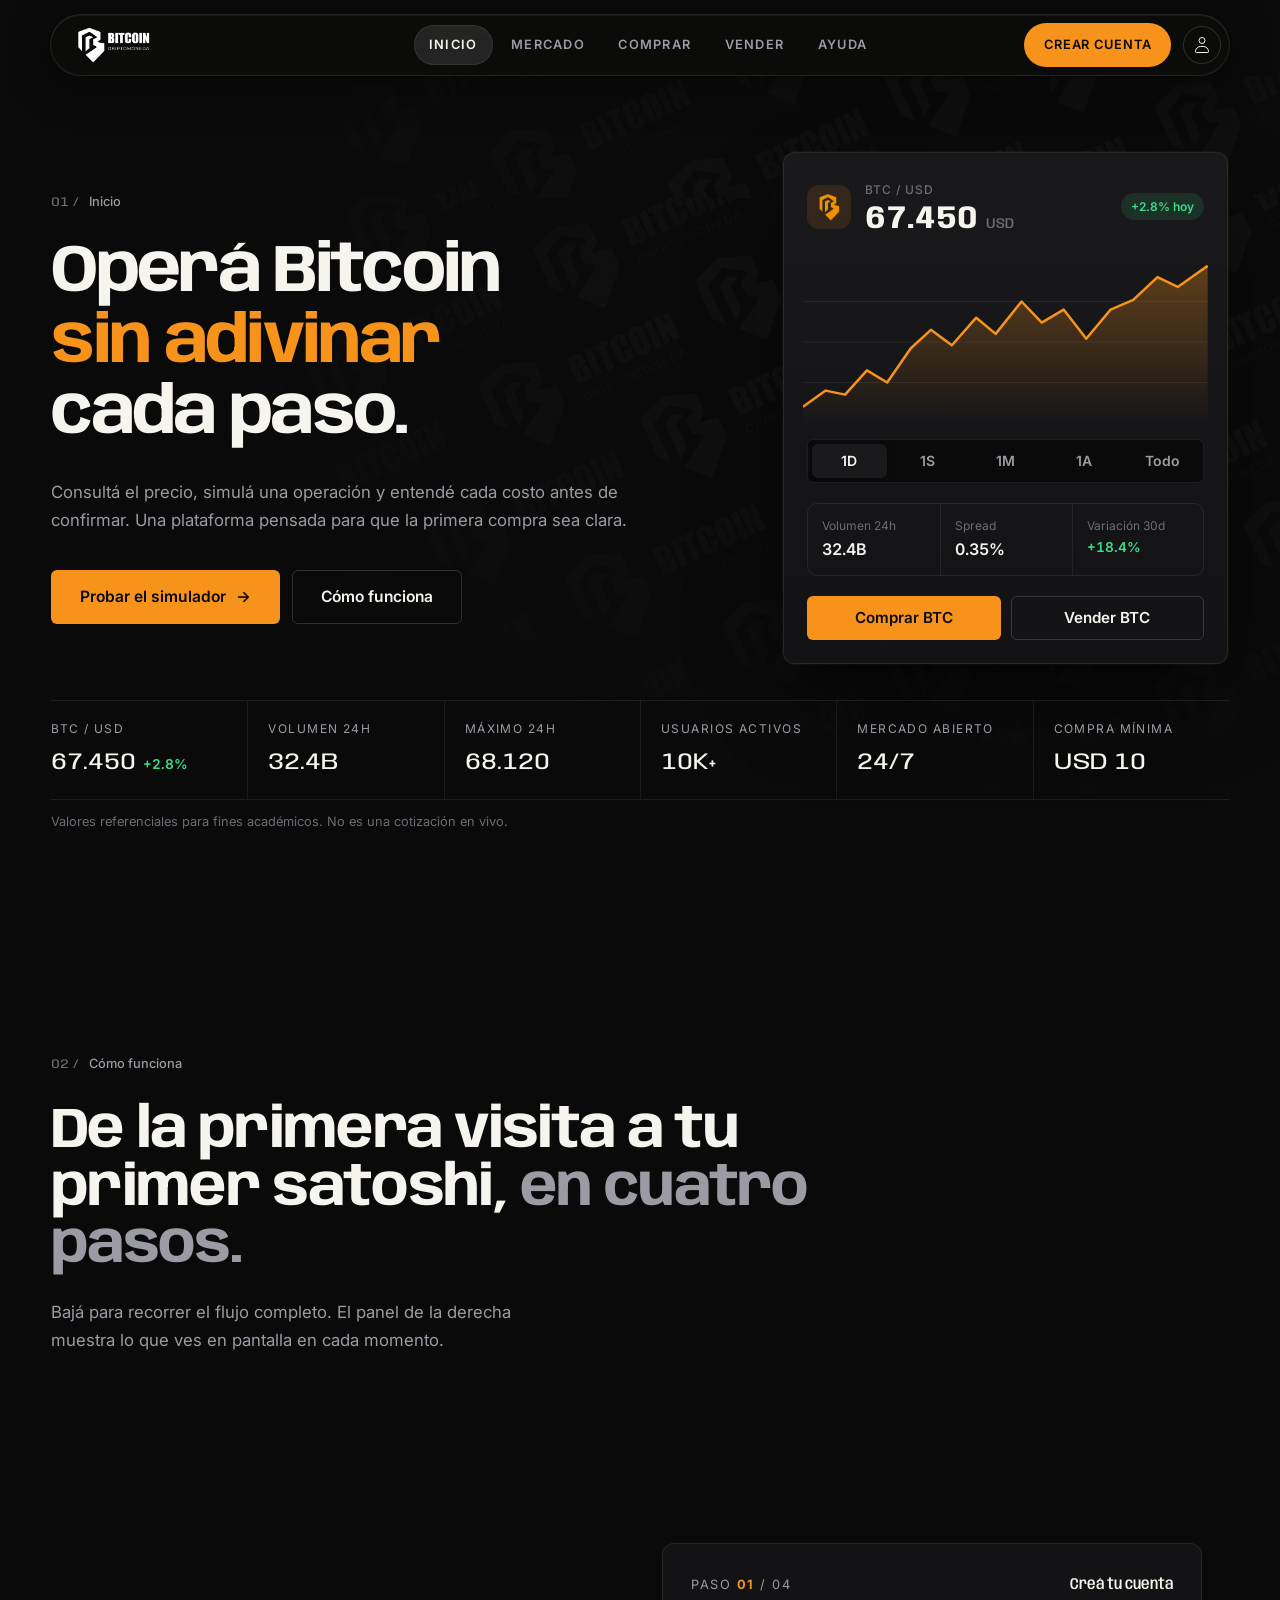
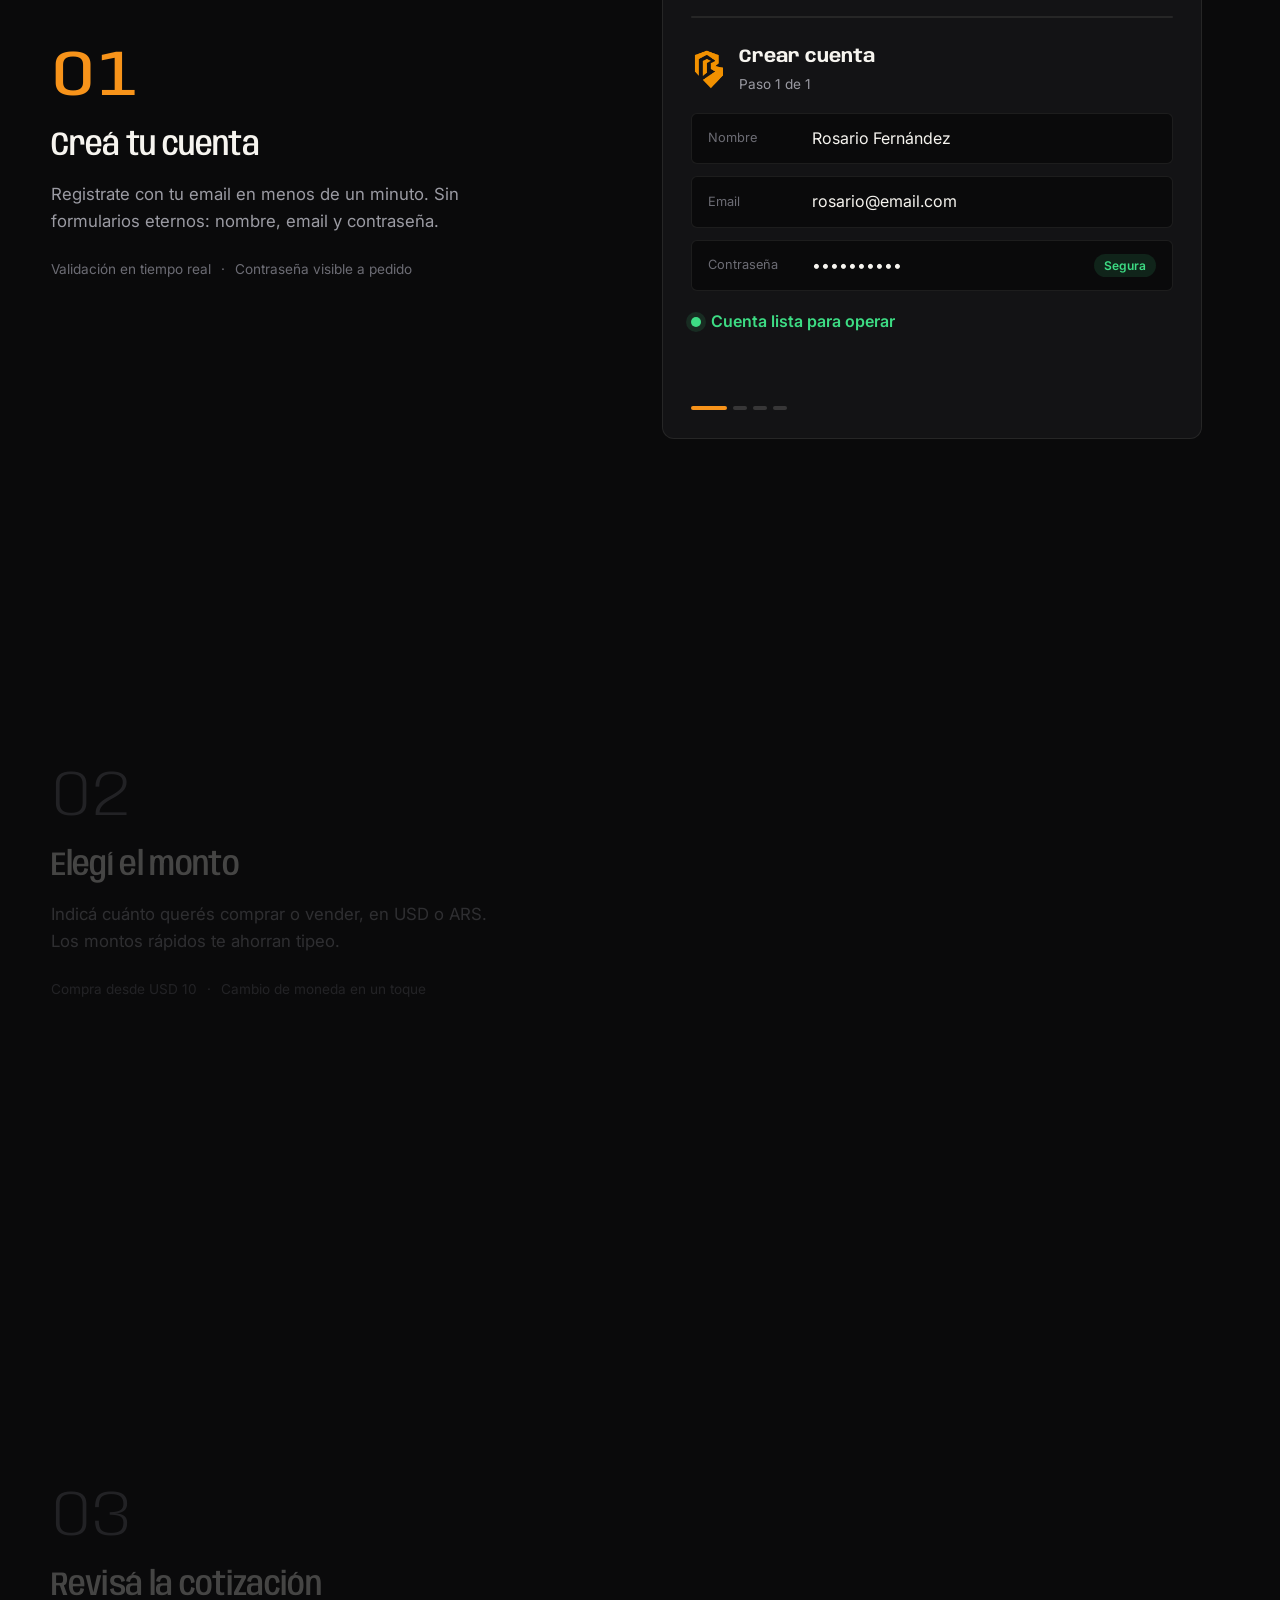
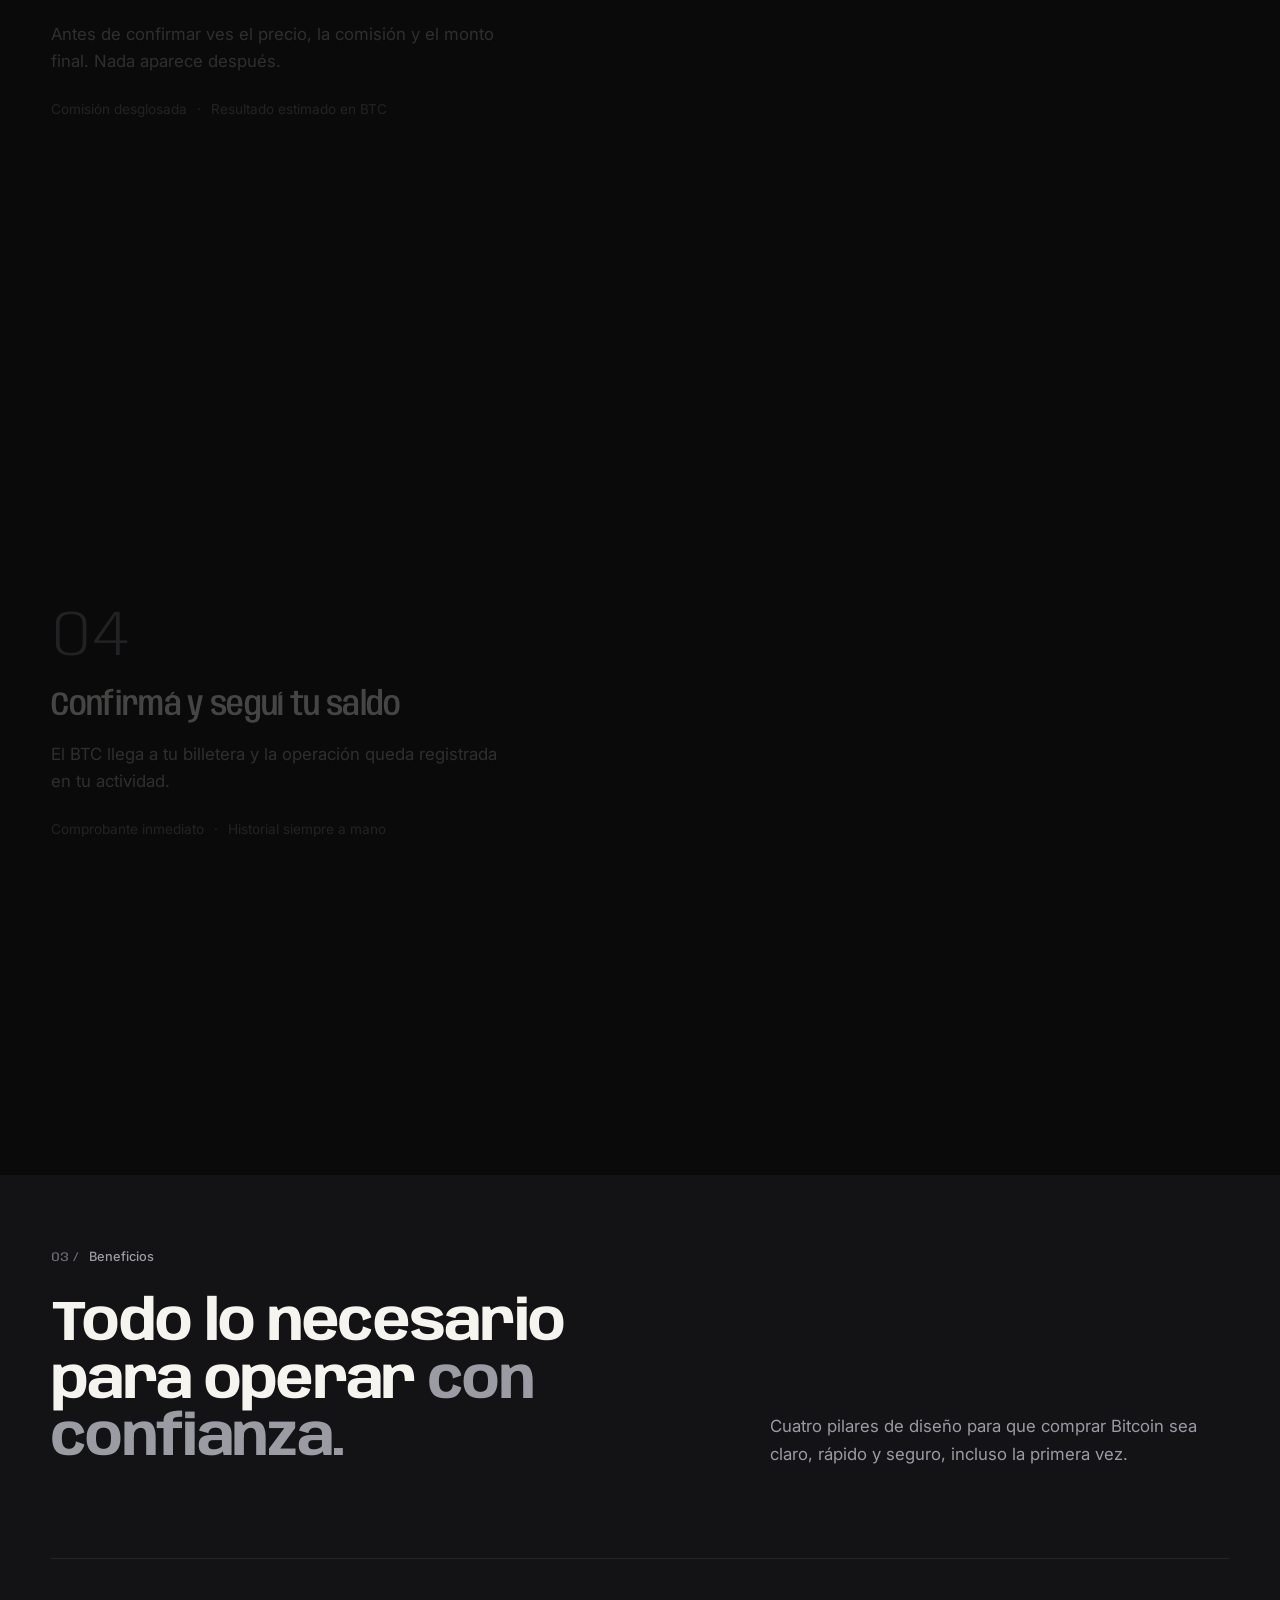
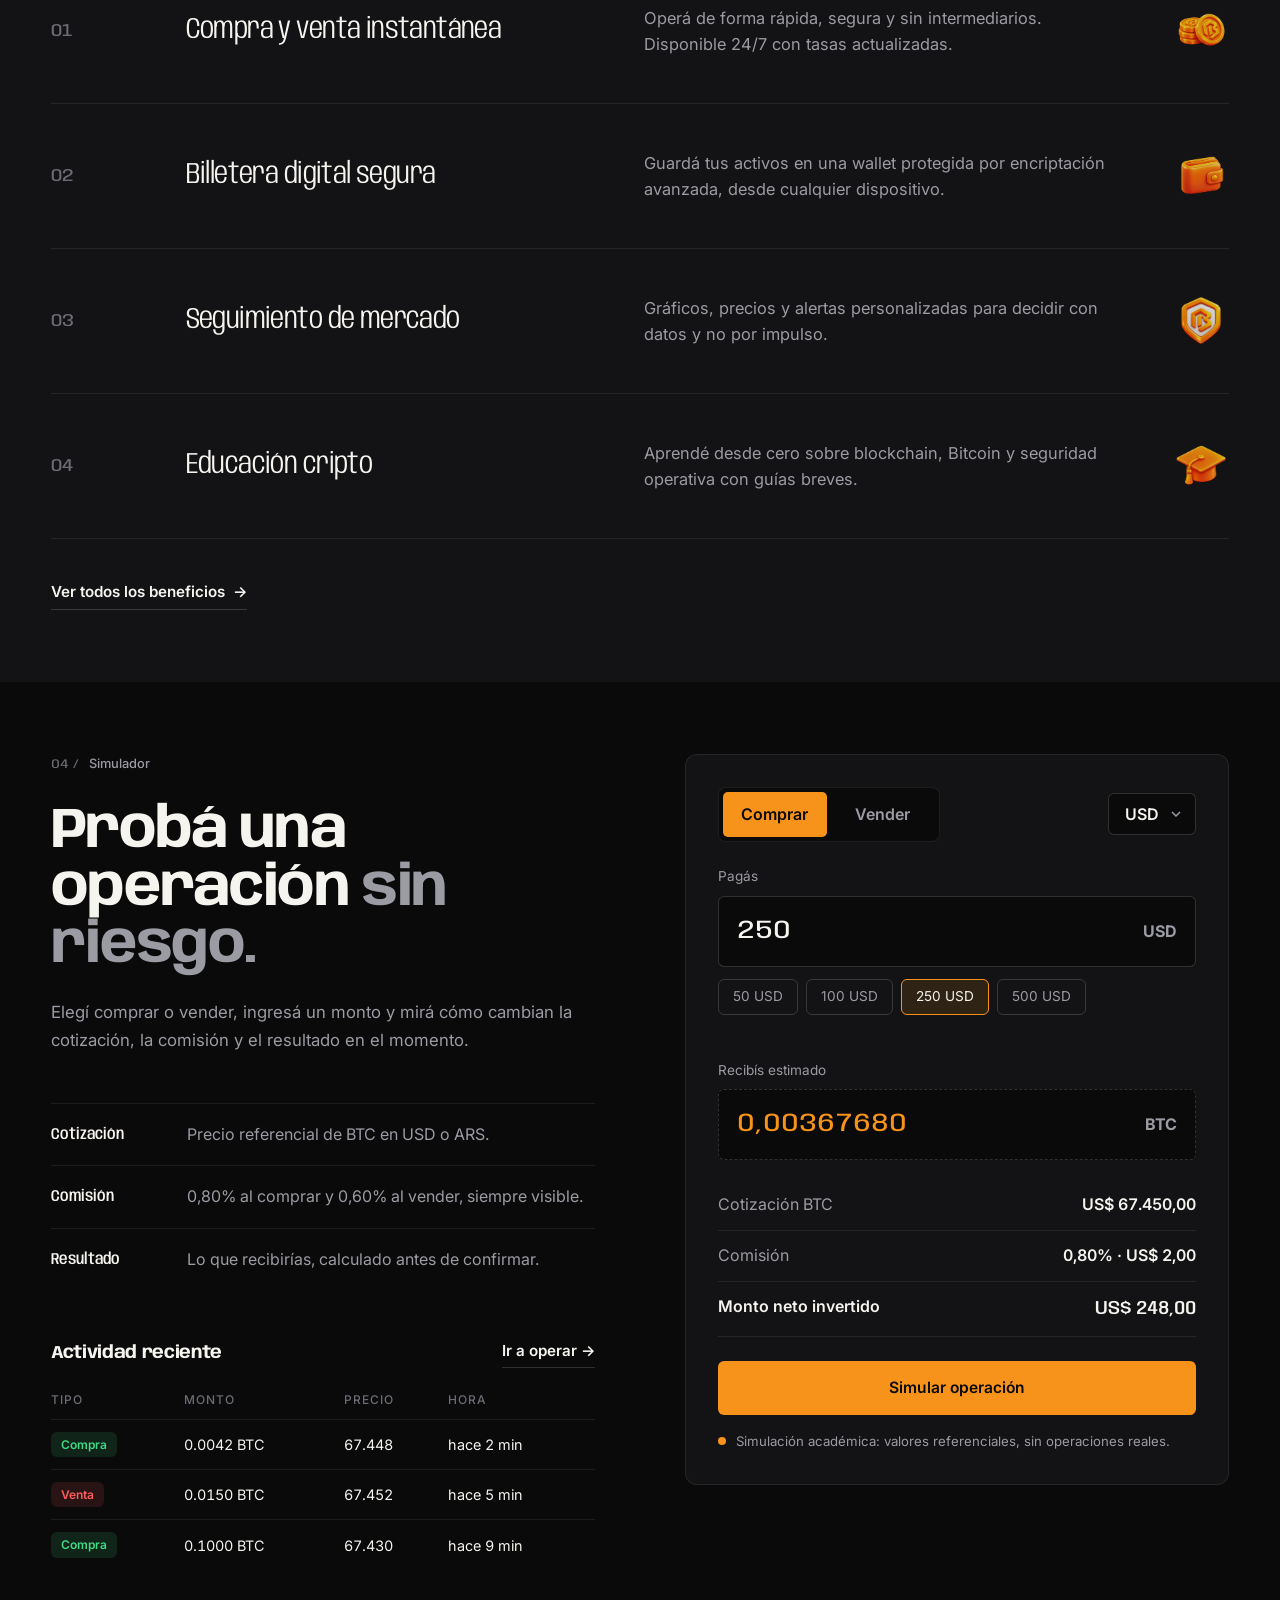
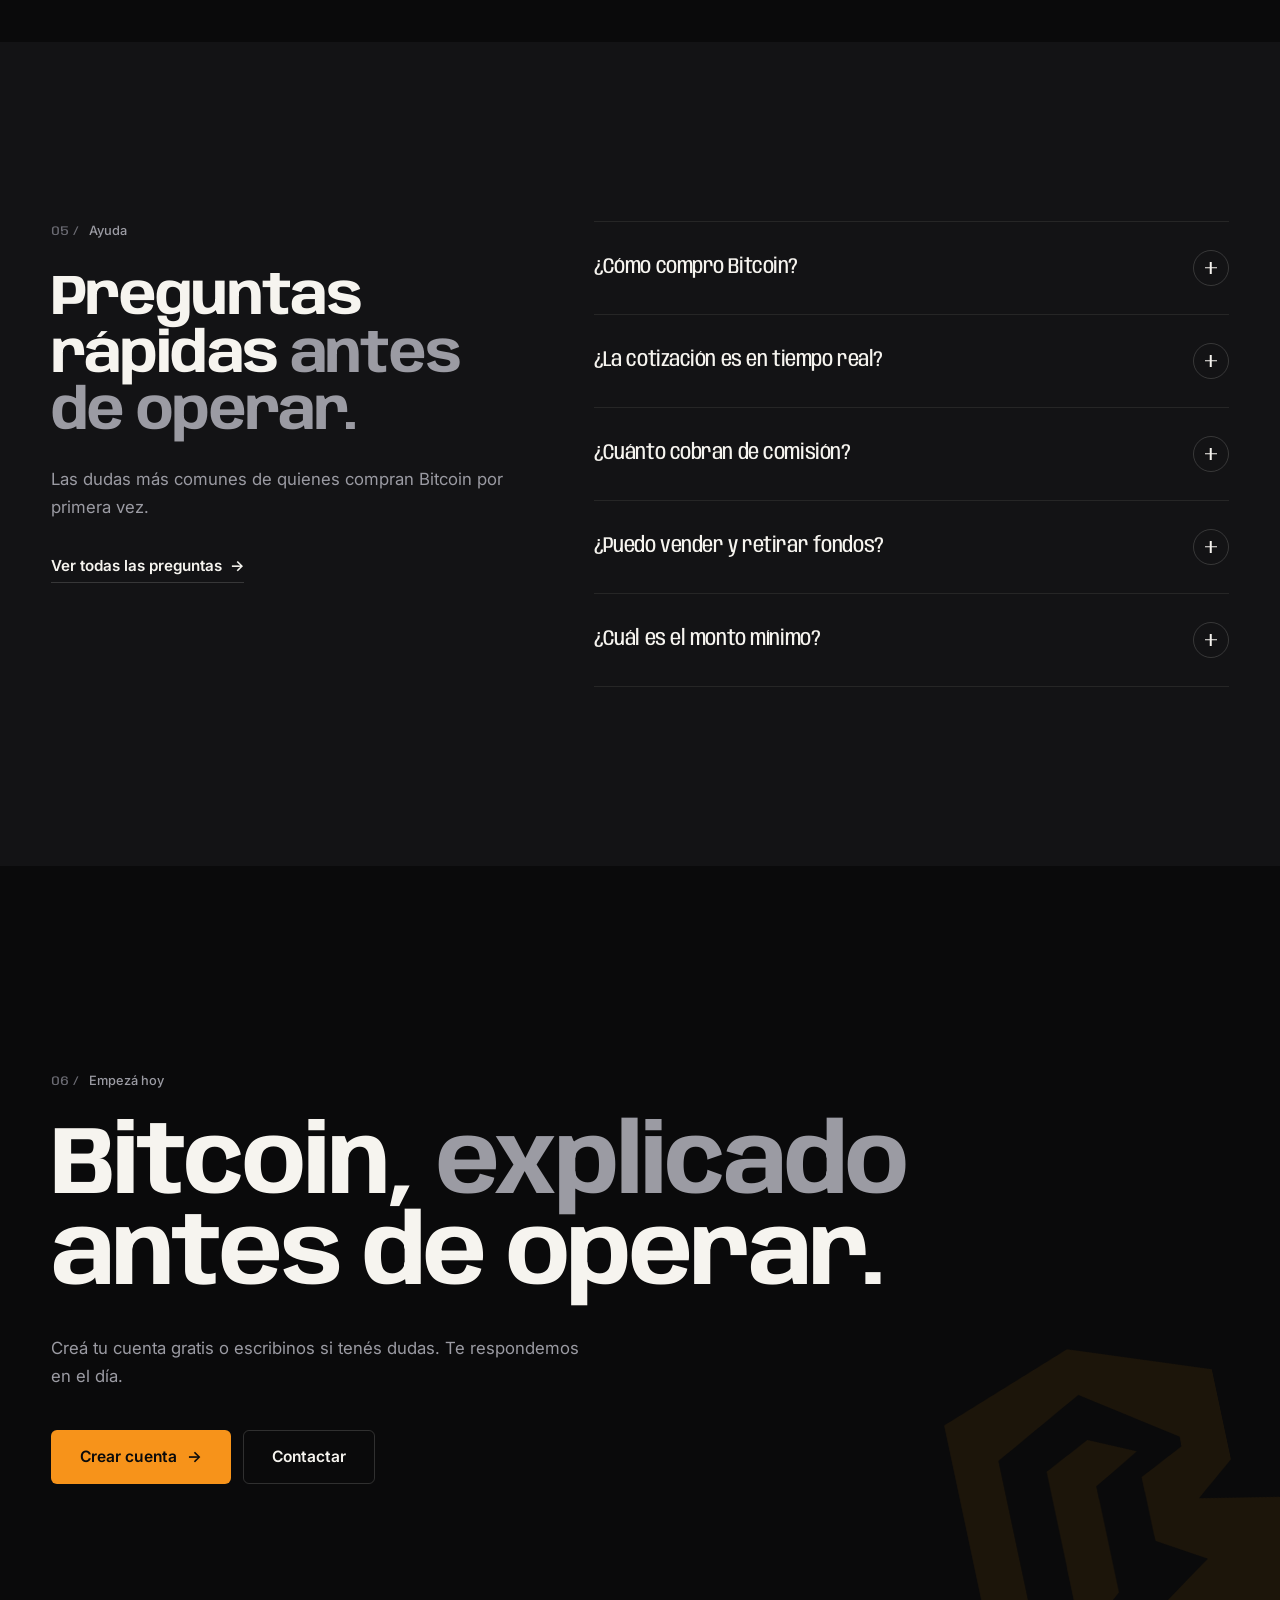
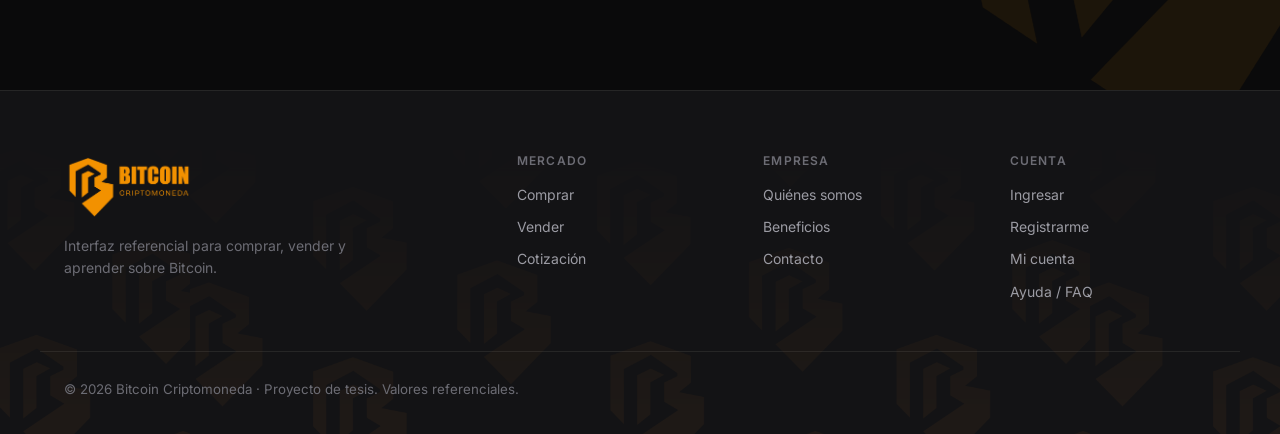
<file: index.html>
<!DOCTYPE html>
<html lang="es">
<head>
  <meta charset="UTF-8">
  <meta name="viewport" content="width=device-width, initial-scale=1.0">
  <title>Bitcoin Criptomoneda | Compra y venta de Bitcoin</title>
  <meta name="description" content="Interfaz referencial para comprar, vender, seguir y aprender sobre Bitcoin. Proyecto de tesis sobre diseño UX/UI.">
  <link rel="icon" type="image/png" href="assets/Logo/IsoNaranja.png">
  <link rel="preconnect" href="https://fonts.googleapis.com">
  <link rel="preconnect" href="https://fonts.gstatic.com" crossorigin>
  <link href="https://fonts.googleapis.com/css2?family=Anybody:ital,wdth,wght@0,50..150,100..900;1,50..150,100..900&family=Inter:wght@400;500;600&display=swap" rel="stylesheet">
  <link rel="stylesheet" href="css/site.css">
  <link rel="stylesheet" href="css/landing.css">
</head>
<body class="landing">
  <a class="skip-link" href="#main">Saltar al contenido</a>

  <!-- Barra de progreso de lectura -->
  <div class="scroll-progress" aria-hidden="true"><span></span></div>

  <!-- Navegacion global fija -->
  <header class="topbar">
    <div class="topbar-inner">
      <a class="brand" href="#home" aria-label="Bitcoin inicio">
        <img src="assets/Logo/LogoBlanco.png" alt="Bitcoin">
      </a>

      <nav class="desktop-nav" aria-label="Menu principal">
        <a href="#home" aria-current="page">Inicio</a>
        <a href="Paginas/mercado.html">Mercado</a>
        <a href="Paginas/comprar.html">Comprar</a>
        <a href="Paginas/vender.html">Vender</a>
        <a href="Paginas/ayuda-faq.html">Ayuda</a>
      </nav>

      <div class="account-actions">
        <a class="button button-primary button-sm register-link" href="Paginas/registro.html">Crear cuenta</a>
        <div class="account-menu">
          <button class="account-icon-link" type="button" aria-label="Abrir menu de cuenta" aria-expanded="false">
            <span class="account-icon"></span>
          </button>
          <div class="account-dropdown">
            <div class="account-dropdown-title"><span class="account-icon"></span><strong data-session-greeting>Hola!</strong></div>
            <a href="Paginas/ingresar.html">Ingresar</a>
            <a href="Paginas/mi-cuenta.html">Mi cuenta</a>
            <a href="Paginas/registro.html">Registrarme</a>
            <a href="Paginas/ingresar.html" data-logout>Cerrar sesion</a>
          </div>
        </div>
        <button class="menu-toggle" type="button" aria-label="Abrir menu" aria-expanded="false" aria-controls="mobile-menu">
          <span></span>
          <span></span>
          <span></span>
        </button>
      </div>
    </div>
  </header>

  <nav class="mobile-menu" id="mobile-menu" aria-label="Menu mobile">
    <p class="mobile-menu-label">Explorar</p>
    <a href="#home" aria-current="page">Inicio</a>
    <a href="Paginas/mercado.html">Mercado</a>
    <a href="Paginas/comprar.html">Comprar</a>
    <a href="Paginas/vender.html">Vender</a>
    <a href="Paginas/ayuda-faq.html">Ayuda</a>
    <p class="mobile-menu-label">Más</p>
    <a href="Paginas/quienes-somos.html">Quiénes somos</a>
    <a href="Paginas/beneficios.html">Beneficios</a>
    <a href="Paginas/contacto.html">Contacto</a>
    <div class="mobile-menu-actions">
      <a class="button button-outline" href="Paginas/ingresar.html">Ingresar</a>
      <a class="button button-primary" href="Paginas/registro.html">Crear cuenta</a>
    </div>
  </nav>

  <main id="main">

    <!-- 01 — Inicio -->
    <section class="l-hero" id="home" data-section>
      <div class="l-container l-hero-grid">
        <div class="l-hero-copy">
          <p class="l-index l-fade" style="--d:0"><span>01</span> Inicio</p>
          <h1 class="l-hero-title">
            <span class="l-line"><span style="--d:1">Operá Bitcoin</span></span>
            <span class="l-line"><span style="--d:2"><em>sin adivinar</em></span></span>
            <span class="l-line"><span style="--d:3">cada paso.</span></span>
          </h1>
          <p class="l-lead l-fade" style="--d:4">Consultá el precio, simulá una operación y entendé cada costo antes de confirmar. Una plataforma pensada para que la primera compra sea clara.</p>
          <div class="l-actions l-fade" style="--d:5">
            <a class="l-btn l-btn-primary" href="#operar">Probar el simulador <span aria-hidden="true">→</span></a>
            <a class="l-btn l-btn-ghost" href="#como-funciona">Cómo funciona</a>
          </div>
        </div>

        <div class="hero-visual l-hero-visual l-fade" style="--d:3">
          <article class="market-dashboard l-dashboard" aria-label="Resumen del mercado Bitcoin">
            <header class="dashboard-head">
              <img src="assets/Logo/IsoNaranja.png" alt="">
              <div>
                <span class="label">BTC / USD</span>
                <p class="price">67.450 <small>USD</small></p>
              </div>
              <span class="badge badge-up">+2.8% hoy</span>
            </header>

            <div class="price-chart" aria-hidden="true">
              <svg viewBox="0 0 500 200" preserveAspectRatio="none">
                <defs>
                  <linearGradient id="chartFill" x1="0" y1="0" x2="0" y2="1">
                    <stop offset="0" stop-color="#F7931A" stop-opacity=".32"/>
                    <stop offset="1" stop-color="#F7931A" stop-opacity="0"/>
                  </linearGradient>
                </defs>
                <path class="chart-grid" d="M0 50H500M0 100H500M0 150H500"/>
                <path class="chart-area" d="M0 180 L28 160 L52 165 L79 135 L104 150 L133 108 L158 85 L184 104 L214 70 L238 90 L270 50 L295 76 L322 60 L350 96 L380 60 L408 48 L438 20 L463 32 L500 6 L500 200 L0 200Z"/>
                <path class="chart-line" pathLength="1" d="M0 180 L28 160 L52 165 L79 135 L104 150 L133 108 L158 85 L184 104 L214 70 L238 90 L270 50 L295 76 L322 60 L350 96 L380 60 L408 48 L438 20 L463 32 L500 6"/>
              </svg>
            </div>

            <div class="chart-periods segmented" aria-label="Periodo del grafico">
              <button class="active" type="button">1D</button><button type="button">1S</button><button type="button">1M</button><button type="button">1A</button><button type="button">Todo</button>
            </div>

            <dl class="market-stats">
              <div><dt>Volumen 24h</dt><dd>32.4B</dd></div>
              <div><dt>Spread</dt><dd>0.35%</dd></div>
              <div><dt>Variación 30d</dt><dd class="up">+18.4%</dd></div>
            </dl>

            <div class="dashboard-actions">
              <a class="button button-primary" href="Paginas/comprar.html">Comprar BTC</a>
              <a class="button button-outline" href="Paginas/vender.html">Vender BTC</a>
            </div>
          </article>
        </div>
      </div>

      <!-- Franja de mercado -->
      <div class="l-container" id="mercado">
        <dl class="l-ticker l-fade" style="--d:7" aria-label="Indicadores de mercado referenciales">
          <div><dt>BTC / USD</dt><dd>67.450 <span class="up">+2.8%</span></dd></div>
          <div><dt>Volumen 24h</dt><dd>32.4B</dd></div>
          <div><dt>Máximo 24h</dt><dd>68.120</dd></div>
          <div><dt>Usuarios activos</dt><dd>10K+</dd></div>
          <div><dt>Mercado abierto</dt><dd>24/7</dd></div>
          <div><dt>Compra mínima</dt><dd>USD 10</dd></div>
        </dl>
        <p class="l-ticker-note">Valores referenciales para fines académicos. No es una cotización en vivo.</p>
      </div>
    </section>

    <!-- 02 — Como funciona (scroll narrativo con panel sticky) -->
    <section class="l-how" id="como-funciona" data-section>
      <div class="l-container">
        <header class="l-head l-reveal">
          <p class="l-index"><span>02</span> Cómo funciona</p>
          <h2>De la primera visita a tu primer satoshi, <em>en cuatro pasos.</em></h2>
          <p class="l-lead">Bajá para recorrer el flujo completo. El panel de la derecha muestra lo que ves en pantalla en cada momento.</p>
        </header>

        <div class="l-how-grid">
          <ol class="l-steps">
            <li class="l-step" data-step="0">
              <span class="l-step-num">01</span>
              <h3>Creá tu cuenta</h3>
              <p>Registrate con tu email en menos de un minuto. Sin formularios eternos: nombre, email y contraseña.</p>
              <ul class="l-step-points">
                <li>Validación en tiempo real</li>
                <li>Contraseña visible a pedido</li>
              </ul>
              <div class="l-step-media" aria-hidden="true"></div>
            </li>
            <li class="l-step" data-step="1">
              <span class="l-step-num">02</span>
              <h3>Elegí el monto</h3>
              <p>Indicá cuánto querés comprar o vender, en USD o ARS. Los montos rápidos te ahorran tipeo.</p>
              <ul class="l-step-points">
                <li>Compra desde USD 10</li>
                <li>Cambio de moneda en un toque</li>
              </ul>
              <div class="l-step-media" aria-hidden="true"></div>
            </li>
            <li class="l-step" data-step="2">
              <span class="l-step-num">03</span>
              <h3>Revisá la cotización</h3>
              <p>Antes de confirmar ves el precio, la comisión y el monto final. Nada aparece después.</p>
              <ul class="l-step-points">
                <li>Comisión desglosada</li>
                <li>Resultado estimado en BTC</li>
              </ul>
              <div class="l-step-media" aria-hidden="true"></div>
            </li>
            <li class="l-step" data-step="3">
              <span class="l-step-num">04</span>
              <h3>Confirmá y seguí tu saldo</h3>
              <p>El BTC llega a tu billetera y la operación queda registrada en tu actividad.</p>
              <ul class="l-step-points">
                <li>Comprobante inmediato</li>
                <li>Historial siempre a mano</li>
              </ul>
              <div class="l-step-media" aria-hidden="true"></div>
            </li>
          </ol>

          <div class="l-stage" aria-hidden="true">
            <div class="l-panel">
              <div class="l-panel-top">
                <span class="l-panel-step">Paso <b data-stage-count>01</b> / 04</span>
                <span class="l-panel-title" data-stage-title>Creá tu cuenta</span>
              </div>
              <div class="l-panel-bar"><span></span></div>

              <div class="l-screens">
                <!-- Pantalla 1: registro -->
                <div class="l-screen is-active" data-screen="0" data-title="Creá tu cuenta">
                  <div class="l-s-head" style="--i:0"><img src="assets/Logo/IsoNaranja.png" alt=""><div><strong>Crear cuenta</strong><small>Paso 1 de 1</small></div></div>
                  <div class="l-s-field" style="--i:1"><small>Nombre</small><span>Rosario Fernández</span></div>
                  <div class="l-s-field" style="--i:2"><small>Email</small><span>rosario@email.com</span></div>
                  <div class="l-s-field" style="--i:3"><small>Contraseña</small><span>••••••••••</span><em>Segura</em></div>
                  <div class="l-s-ok" style="--i:4"><i></i> Cuenta lista para operar</div>
                </div>

                <!-- Pantalla 2: monto -->
                <div class="l-screen" data-screen="1" data-title="Elegí el monto">
                  <div class="l-s-tabs" style="--i:0"><span class="on">Comprar</span><span>Vender</span></div>
                  <div class="l-s-amount" style="--i:1"><small>Pagás</small><strong>250</strong><span>USD</span></div>
                  <div class="l-s-chips" style="--i:2"><span>50</span><span>100</span><span class="on">250</span><span>500</span></div>
                  <div class="l-s-row" style="--i:3"><small>Saldo disponible</small><b>USD 1.200,00</b></div>
                </div>

                <!-- Pantalla 3: cotizacion -->
                <div class="l-screen" data-screen="2" data-title="Revisá la cotización">
                  <svg class="l-s-spark" style="--i:0" viewBox="0 0 300 80" preserveAspectRatio="none"><path pathLength="1" d="M0 70 L30 62 L60 66 L90 48 L120 54 L150 34 L180 40 L210 22 L240 28 L270 12 L300 8"/></svg>
                  <div class="l-s-row" style="--i:1"><small>Precio BTC</small><b>USD 67.450</b></div>
                  <div class="l-s-row" style="--i:2"><small>Comisión (0,80%)</small><b>USD 2,00</b></div>
                  <div class="l-s-row" style="--i:3"><small>Monto neto</small><b>USD 248,00</b></div>
                  <div class="l-s-total" style="--i:4"><small>Recibís estimado</small><strong>0,00367680 BTC</strong></div>
                </div>

                <!-- Pantalla 4: confirmacion -->
                <div class="l-screen" data-screen="3" data-title="Confirmá y seguí tu saldo">
                  <div class="l-s-check" style="--i:0"><svg viewBox="0 0 52 52"><circle cx="26" cy="26" r="24"/><path d="M15 27l7 7 15-16"/></svg></div>
                  <div class="l-s-done" style="--i:1"><strong>Operación simulada</strong><small>Compra registrada en tu billetera</small></div>
                  <div class="l-s-total" style="--i:2"><small>Saldo BTC</small><strong>0,00367680 BTC</strong></div>
                  <div class="l-s-row" style="--i:3"><small>Compra · hace instantes</small><b class="up">+0,00367680</b></div>
                </div>
              </div>

              <div class="l-panel-dots">
                <span class="is-active"></span><span></span><span></span><span></span>
              </div>
            </div>
          </div>
        </div>
      </div>
    </section>

    <!-- 03 — Beneficios -->
    <section class="l-benefits" id="beneficios" data-section>
      <div class="l-container">
        <header class="l-head l-head-row l-reveal">
          <div>
            <p class="l-index"><span>03</span> Beneficios</p>
            <h2>Todo lo necesario para operar <em>con confianza.</em></h2>
          </div>
          <p class="l-lead">Cuatro pilares de diseño para que comprar Bitcoin sea claro, rápido y seguro, incluso la primera vez.</p>
        </header>

        <ol class="l-benefit-list">
          <li class="l-benefit l-reveal">
            <span class="l-benefit-num">01</span>
            <h3>Compra y venta instantánea</h3>
            <p>Operá de forma rápida, segura y sin intermediarios. Disponible 24/7 con tasas actualizadas.</p>
            <img src="assets/IconoNuevosWeb/IconoMoneda.png" alt="">
          </li>
          <li class="l-benefit l-reveal">
            <span class="l-benefit-num">02</span>
            <h3>Billetera digital segura</h3>
            <p>Guardá tus activos en una wallet protegida por encriptación avanzada, desde cualquier dispositivo.</p>
            <img src="assets/IconoNuevosWeb/IconoBilletera.png" alt="">
          </li>
          <li class="l-benefit l-reveal">
            <span class="l-benefit-num">03</span>
            <h3>Seguimiento de mercado</h3>
            <p>Gráficos, precios y alertas personalizadas para decidir con datos y no por impulso.</p>
            <img src="assets/IconoNuevosWeb/IconoEscudo2.png" alt="">
          </li>
          <li class="l-benefit l-reveal">
            <span class="l-benefit-num">04</span>
            <h3>Educación cripto</h3>
            <p>Aprendé desde cero sobre blockchain, Bitcoin y seguridad operativa con guías breves.</p>
            <img src="assets/IconoNuevosWeb/IconoGorro.png" alt="">
          </li>
        </ol>

        <div class="l-more l-reveal">
          <a class="l-link" href="Paginas/beneficios.html">Ver todos los beneficios <span aria-hidden="true">→</span></a>
        </div>
      </div>
    </section>

    <!-- 04 — Simulador -->
    <section class="l-sim" id="operar" data-section>
      <div class="l-container l-sim-grid">
        <div class="l-sim-copy">
          <header class="l-head l-reveal">
            <p class="l-index"><span>04</span> Simulador</p>
            <h2>Probá una operación <em>sin riesgo.</em></h2>
            <p class="l-lead">Elegí comprar o vender, ingresá un monto y mirá cómo cambian la cotización, la comisión y el resultado en el momento.</p>
          </header>

          <ul class="l-sim-points l-reveal">
            <li><b>Cotización</b><span>Precio referencial de BTC en USD o ARS.</span></li>
            <li><b>Comisión</b><span>0,80% al comprar y 0,60% al vender, siempre visible.</span></li>
            <li><b>Resultado</b><span>Lo que recibirías, calculado antes de confirmar.</span></li>
          </ul>

          <div class="l-activity l-reveal">
            <div class="l-activity-head"><h3>Actividad reciente</h3><a class="l-link" href="Paginas/comprar.html">Ir a operar →</a></div>
            <table>
              <thead><tr><th scope="col">Tipo</th><th scope="col">Monto</th><th scope="col">Precio</th><th scope="col">Hora</th></tr></thead>
              <tbody>
                <tr><td><span class="tag tag-buy">Compra</span></td><td>0.0042 BTC</td><td>67.448</td><td>hace 2 min</td></tr>
                <tr><td><span class="tag tag-sell">Venta</span></td><td>0.0150 BTC</td><td>67.452</td><td>hace 5 min</td></tr>
                <tr><td><span class="tag tag-buy">Compra</span></td><td>0.1000 BTC</td><td>67.430</td><td>hace 9 min</td></tr>
              </tbody>
            </table>
          </div>
        </div>

        <form class="l-sim-card l-reveal" id="trade-form" novalidate>
          <div class="l-sim-top">
            <div class="l-seg" role="group" aria-label="Tipo de operación">
              <button class="trade-tab active" type="button" data-mode="buy" aria-pressed="true">Comprar</button>
              <button class="trade-tab" type="button" data-mode="sell" aria-pressed="false">Vender</button>
            </div>
            <label class="l-currency">
              <span class="sr-only">Moneda</span>
              <select id="fiat-currency" aria-label="Moneda">
                <option value="USD">USD</option>
                <option value="ARS">ARS</option>
              </select>
            </label>
          </div>

          <label class="l-field" for="fiat-input">
            <span id="fiat-label">Pagás</span>
            <div class="l-input">
              <input id="fiat-input" type="text" inputmode="decimal" autocomplete="off" value="250" aria-describedby="trade-error">
              <b id="input-unit">USD</b>
            </div>
          </label>
          <div class="l-chips" id="trade-chips" aria-label="Montos rápidos"></div>
          <p class="l-error" id="trade-error" role="alert"></p>

          <div class="l-field">
            <span id="output-label">Recibís estimado</span>
            <div class="l-input is-readonly">
              <input id="btc-output" type="text" readonly aria-labelledby="output-label">
              <b id="output-unit">BTC</b>
            </div>
          </div>

          <dl class="l-summary">
            <div><dt>Cotización BTC</dt><dd id="btc-price">USD 67.450</dd></div>
            <div><dt>Comisión</dt><dd id="fee-output">0.80%</dd></div>
            <div class="total"><dt id="net-label">Monto neto</dt><dd id="net-output">USD 248.00</dd></div>
          </dl>

          <button class="l-btn l-btn-primary l-btn-full" type="submit">Simular operación</button>
          <p class="l-sim-note" id="trade-message" aria-live="polite"><i></i> Simulación académica: valores referenciales, sin operaciones reales.</p>
        </form>
      </div>
    </section>

    <!-- 05 — Ayuda -->
    <section class="l-faq" id="ayuda" data-section>
      <div class="l-container l-faq-grid">
        <header class="l-head l-faq-head l-reveal">
          <p class="l-index"><span>05</span> Ayuda</p>
          <h2>Preguntas rápidas <em>antes de operar.</em></h2>
          <p class="l-lead">Las dudas más comunes de quienes compran Bitcoin por primera vez.</p>
          <a class="l-link" href="Paginas/ayuda-faq.html">Ver todas las preguntas <span aria-hidden="true">→</span></a>
        </header>

        <div class="l-acc l-reveal">
          <div class="l-acc-item">
            <h3><button type="button" aria-expanded="false" aria-controls="faq-1" id="faq-1-btn">¿Cómo compro Bitcoin?<i aria-hidden="true"></i></button></h3>
            <div class="l-acc-panel" id="faq-1" role="region" aria-labelledby="faq-1-btn"><div><p>Elegís comprar, ingresás el monto, revisás la cotización y confirmás la operación desde tu cuenta.</p></div></div>
          </div>
          <div class="l-acc-item">
            <h3><button type="button" aria-expanded="false" aria-controls="faq-2" id="faq-2-btn">¿La cotización es en tiempo real?<i aria-hidden="true"></i></button></h3>
            <div class="l-acc-panel" id="faq-2" role="region" aria-labelledby="faq-2-btn"><div><p>No. Esta interfaz usa valores referenciales con fines académicos. Está preparada para conectarse a una API de mercado.</p></div></div>
          </div>
          <div class="l-acc-item">
            <h3><button type="button" aria-expanded="false" aria-controls="faq-3" id="faq-3-btn">¿Cuánto cobran de comisión?<i aria-hidden="true"></i></button></h3>
            <div class="l-acc-panel" id="faq-3" role="region" aria-labelledby="faq-3-btn"><div><p>En la simulación, 0,80% al comprar y 0,60% al vender. El monto se muestra siempre antes de confirmar.</p></div></div>
          </div>
          <div class="l-acc-item">
            <h3><button type="button" aria-expanded="false" aria-controls="faq-4" id="faq-4-btn">¿Puedo vender y retirar fondos?<i aria-hidden="true"></i></button></h3>
            <div class="l-acc-panel" id="faq-4" role="region" aria-labelledby="faq-4-btn"><div><p>Sí. El flujo contempla la venta de BTC, el saldo disponible y el retiro hacia una cuenta verificada.</p></div></div>
          </div>
          <div class="l-acc-item">
            <h3><button type="button" aria-expanded="false" aria-controls="faq-5" id="faq-5-btn">¿Cuál es el monto mínimo?<i aria-hidden="true"></i></button></h3>
            <div class="l-acc-panel" id="faq-5" role="region" aria-labelledby="faq-5-btn"><div><p>Podés simular compras desde USD 10 (o ARS 10.000) y ventas desde 0,0001 BTC.</p></div></div>
          </div>
        </div>
      </div>
    </section>

    <!-- 06 — Cierre -->
    <section class="l-close" id="contacto" data-section>
      <div class="l-container">
        <div class="l-close-inner l-reveal">
          <p class="l-index"><span>06</span> Empezá hoy</p>
          <h2>Bitcoin, <em>explicado</em><br>antes de operar.</h2>
          <p class="l-lead">Creá tu cuenta gratis o escribinos si tenés dudas. Te respondemos en el día.</p>
          <div class="l-actions">
            <a class="l-btn l-btn-primary" href="Paginas/registro.html">Crear cuenta <span aria-hidden="true">→</span></a>
            <a class="l-btn l-btn-ghost" href="Paginas/contacto.html">Contactar</a>
          </div>
        </div>
      </div>
    </section>
  </main>

  <!-- Mapa del sitio -->
  <footer class="footer">
    <div class="container footer-grid">
      <div class="footer-brand">
        <img src="assets/Logo/LogoNaranja.png" alt="Bitcoin">
        <p>Interfaz referencial para comprar, vender y aprender sobre Bitcoin.</p>
      </div>
      <nav aria-label="Mercado">
        <h4>Mercado</h4>
        <a href="Paginas/comprar.html">Comprar</a>
        <a href="Paginas/vender.html">Vender</a>
        <a href="Paginas/mercado.html">Cotización</a>
      </nav>
      <nav aria-label="Empresa">
        <h4>Empresa</h4>
        <a href="Paginas/quienes-somos.html">Quiénes somos</a>
        <a href="Paginas/beneficios.html">Beneficios</a>
        <a href="Paginas/contacto.html">Contacto</a>
      </nav>
      <nav aria-label="Cuenta">
        <h4>Cuenta</h4>
        <a href="Paginas/ingresar.html">Ingresar</a>
        <a href="Paginas/registro.html">Registrarme</a>
        <a href="Paginas/mi-cuenta.html">Mi cuenta</a>
        <a href="Paginas/ayuda-faq.html">Ayuda / FAQ</a>
      </nav>
    </div>
    <div class="container footer-bottom">
      <small>© 2026 Bitcoin Criptomoneda · Proyecto de tesis. Valores referenciales.</small>
    </div>
  </footer>

  <script src="js/script.js"></script>
  <script src="js/landing.js"></script>
</body>
</html>
</file>
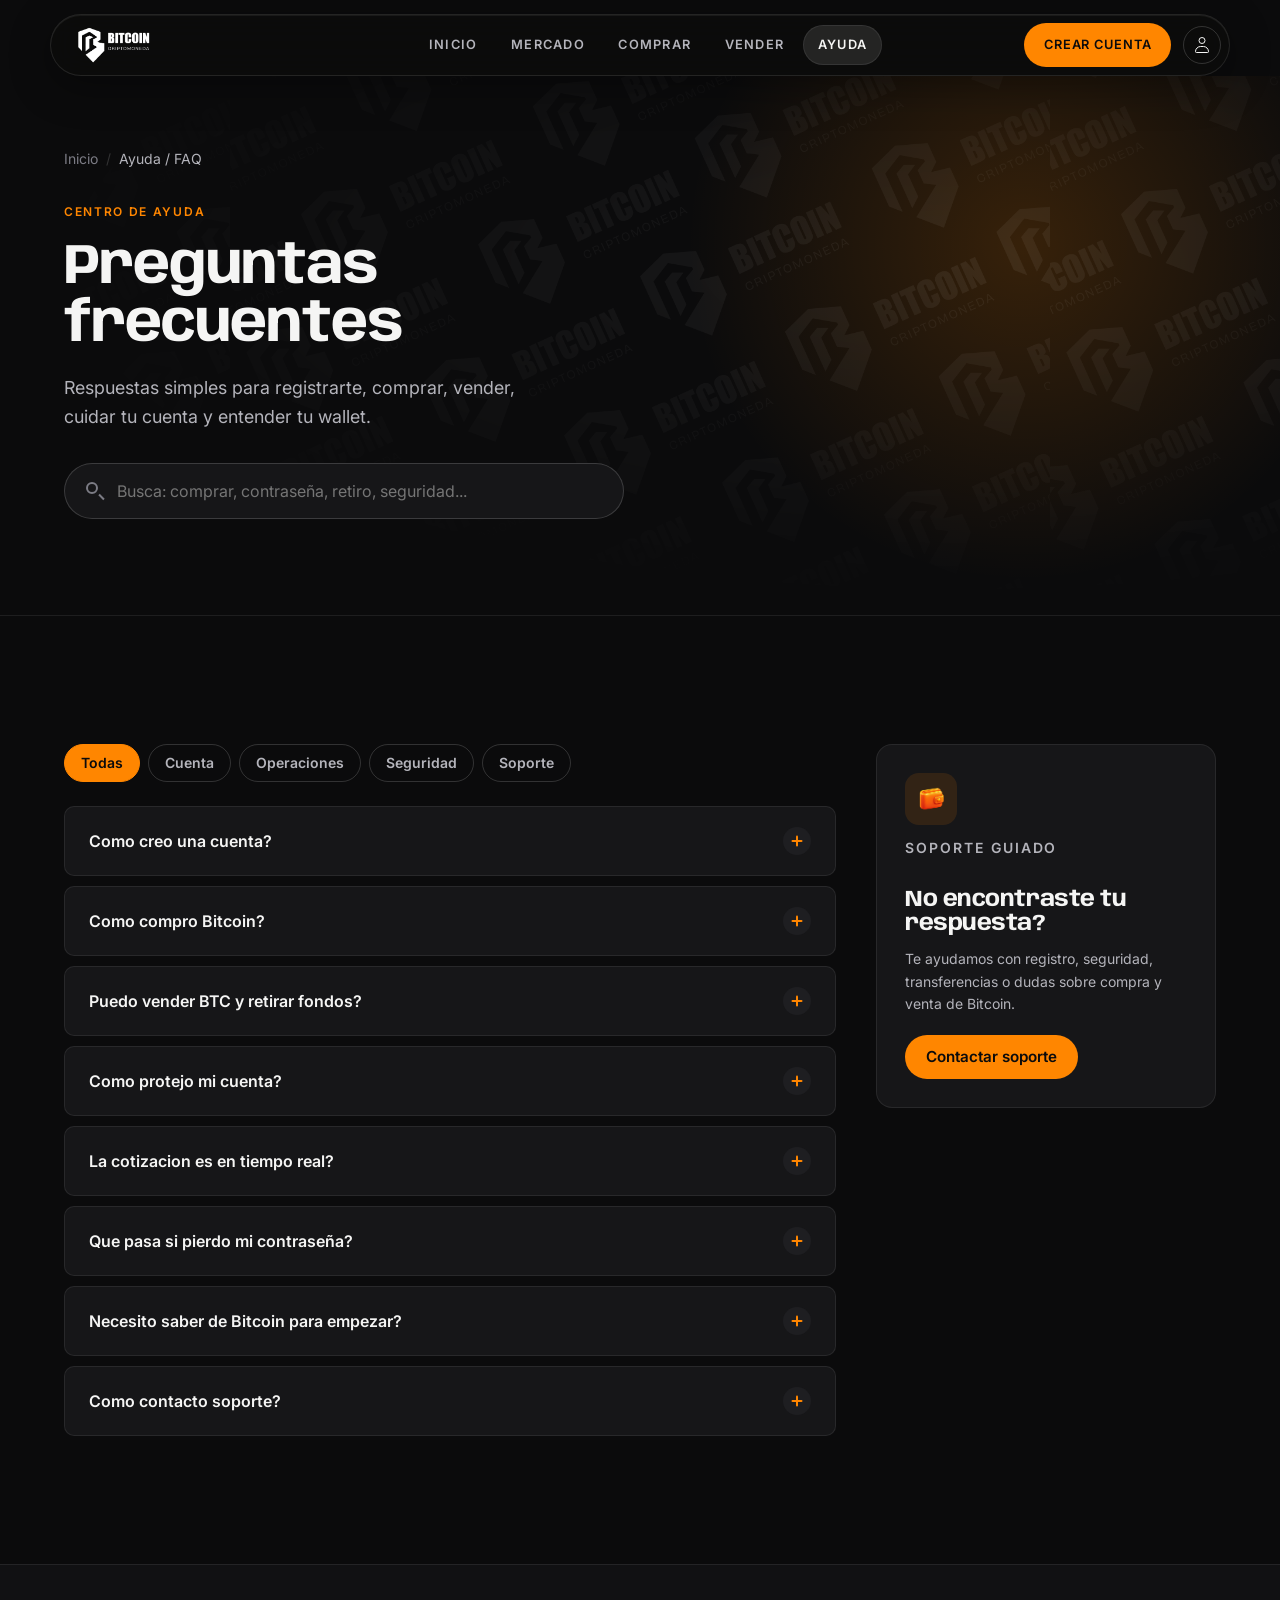
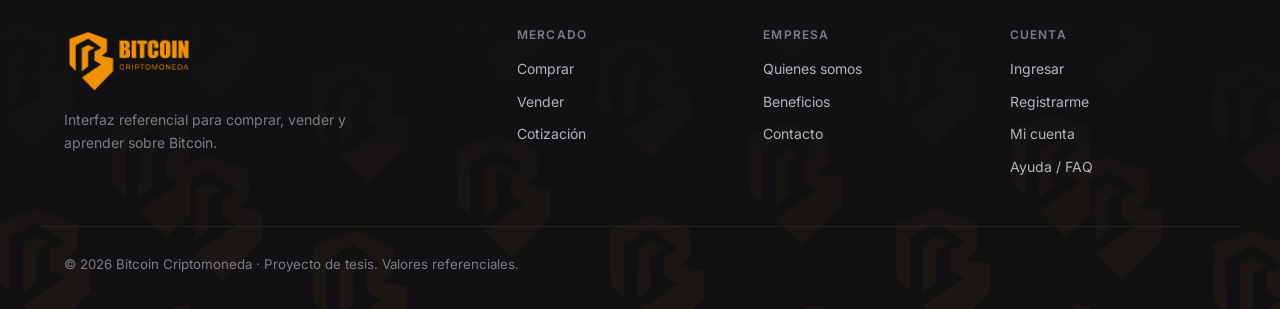
<file: Paginas/ayuda-faq.html>
<!DOCTYPE html>
<html lang="es">
<head>
  <meta charset="UTF-8">
  <meta name="viewport" content="width=device-width, initial-scale=1.0">
  <title>Ayuda / FAQ | Bitcoin Criptomoneda</title>
  <meta name="description" content="Preguntas frecuentes sobre cuenta, operaciones, seguridad y soporte.">
  <link rel="icon" type="image/png" href="../assets/Logo/IsoNaranja.png">
  <link rel="preconnect" href="https://fonts.googleapis.com">
  <link rel="preconnect" href="https://fonts.gstatic.com" crossorigin>
  <link href="https://fonts.googleapis.com/css2?family=Anybody:wght@400;600;700&family=Inter:wght@400;500;600&display=swap" rel="stylesheet">
  <link rel="stylesheet" href="../css/site.css">
  <link rel="stylesheet" href="../css/pages.css">
</head>
<body>
  <a class="skip-link" href="#main">Saltar al contenido</a>

  <header class="topbar">
    <div class="topbar-inner">
      <a class="brand" href="../index.html" aria-label="Bitcoin inicio">
        <img src="../assets/Logo/LogoBlanco.png" alt="Bitcoin">
      </a>

      <nav class="desktop-nav" aria-label="Menu principal">
        <a href="../index.html">Inicio</a>
        <a href="mercado.html">Mercado</a>
        <a href="comprar.html">Comprar</a>
        <a href="vender.html">Vender</a>
        <a href="ayuda-faq.html" aria-current="page">Ayuda</a>
      </nav>

      <div class="account-actions">
        <a class="button button-primary button-sm register-link" href="registro.html">Crear cuenta</a>
        <div class="account-menu">
          <button class="account-icon-link" type="button" aria-label="Abrir menu de cuenta" aria-expanded="false">
            <span class="account-icon"></span>
          </button>
          <div class="account-dropdown">
            <div class="account-dropdown-title"><span class="account-icon"></span><strong data-session-greeting>Hola!</strong></div>
            <a href="ingresar.html">Ingresar</a>
            <a href="mi-cuenta.html">Mi cuenta</a>
            <a href="registro.html">Registrarme</a>
            <a href="ingresar.html" data-logout>Cerrar sesion</a>
          </div>
        </div>
        <button class="menu-toggle" type="button" aria-label="Abrir menu" aria-expanded="false" aria-controls="mobile-menu">
          <span></span>
          <span></span>
          <span></span>
        </button>
      </div>
    </div>
  </header>

  <nav class="mobile-menu" id="mobile-menu" aria-label="Menu mobile">
    <p class="mobile-menu-label">Explorar</p>
    <a href="../index.html">Inicio</a>
    <a href="mercado.html">Mercado</a>
    <a href="comprar.html">Comprar</a>
    <a href="vender.html">Vender</a>
    <a href="ayuda-faq.html" aria-current="page">Ayuda</a>
    <p class="mobile-menu-label">Más</p>
    <a href="quienes-somos.html">Quiénes somos</a>
    <a href="beneficios.html">Beneficios</a>
    <a href="contacto.html">Contacto</a>
    <div class="mobile-menu-actions">
      <a class="button button-outline" href="ingresar.html">Ingresar</a>
      <a class="button button-primary" href="registro.html">Crear cuenta</a>
    </div>
  </nav>

  <main id="main">
    <section class="page-hero">
      <div class="hero-glow" aria-hidden="true"></div>
      <div class="container">
        <ol class="breadcrumb">
            <li><a href="../index.html">Inicio</a></li>
            <li><span aria-current="page">Ayuda / FAQ</span></li>
          </ol>
        <div class="page-hero-grid is-single reveal">
          <div>
            <p class="eyebrow">Centro de ayuda</p>
            <h1>Preguntas frecuentes</h1>
            <p class="lead">Respuestas simples para registrarte, comprar, vender, cuidar tu cuenta y entender tu wallet.</p>
            <div class="search-field">
              <label class="is-hidden" for="faq-search-input">Buscar una duda</label>
              <input id="faq-search-input" type="search" placeholder="Busca: comprar, contraseña, retiro, seguridad...">
            </div>
          </div>
        </div>
      </div>
    </section>

    <section class="section">
      <div class="container faq-layout">
        <div class="reveal">
          <div class="faq-categories" aria-label="Categorias de preguntas">
            <button class="faq-filter active" type="button" data-filter="all">Todas</button>
            <button class="faq-filter" type="button" data-filter="cuenta">Cuenta</button>
            <button class="faq-filter" type="button" data-filter="operaciones">Operaciones</button>
            <button class="faq-filter" type="button" data-filter="seguridad">Seguridad</button>
            <button class="faq-filter" type="button" data-filter="soporte">Soporte</button>
          </div>
          <div class="faq-accordion">
            <article class="faq-row" data-category="cuenta">
              <button type="button"><span>Como creo una cuenta?</span><i aria-hidden="true"></i></button>
              <p>Entra a Crear cuenta, completa tus datos y valida tu email o telefono. Luego vas a poder acceder al panel de compra y venta.</p>
            </article>
            <article class="faq-row" data-category="operaciones">
              <button type="button"><span>Como compro Bitcoin?</span><i aria-hidden="true"></i></button>
              <p>Elegis Comprar, ingresas el monto en USD o ARS, revisas la cotizacion estimada y confirmas la operacion cuando estes de acuerdo.</p>
            </article>
            <article class="faq-row" data-category="operaciones">
              <button type="button"><span>Puedo vender BTC y retirar fondos?</span><i aria-hidden="true"></i></button>
              <p>Si. El flujo contempla venta de BTC, saldo disponible y retiro hacia una cuenta verificada. La disponibilidad puede depender de la validacion de tu cuenta.</p>
            </article>
            <article class="faq-row" data-category="seguridad">
              <button type="button"><span>Como protejo mi cuenta?</span><i aria-hidden="true"></i></button>
              <p>Usa una contraseña fuerte, no compartas codigos, activa una segunda validacion cuando este disponible y revisa siempre que estes en el sitio correcto.</p>
            </article>
            <article class="faq-row" data-category="operaciones">
              <button type="button"><span>La cotizacion es en tiempo real?</span><i aria-hidden="true"></i></button>
              <p>La interfaz actual usa valores referenciales para maqueta. Queda preparada para conectarse a una API de mercado y actualizar precios en vivo.</p>
            </article>
            <article class="faq-row" data-category="seguridad">
              <button type="button"><span>Que pasa si pierdo mi contraseña?</span><i aria-hidden="true"></i></button>
              <p>Podes iniciar el proceso de recuperacion desde la pantalla de ingreso. Por seguridad, se validara tu identidad antes de restablecer el acceso.</p>
            </article>
            <article class="faq-row" data-category="cuenta">
              <button type="button"><span>Necesito saber de Bitcoin para empezar?</span><i aria-hidden="true"></i></button>
              <p>No. La plataforma muestra montos, comisiones, saldos y pasos de forma clara antes de confirmar cualquier accion.</p>
            </article>
            <article class="faq-row" data-category="soporte">
              <button type="button"><span>Como contacto soporte?</span><i aria-hidden="true"></i></button>
              <p>Desde la pagina de contacto podes enviarnos tu consulta por formulario. Te respondemos con una guia clara.</p>
            </article>
            <p class="faq-empty">No encontramos preguntas con esa busqueda. Proba con otra palabra o escribinos.</p>
          </div>
        </div>

        <aside class="support-card card reveal">
          <img src="../assets/IconoNuevosWeb/IconoBilletera.png" alt="">
          <p class="eyebrow">Soporte guiado</p>
          <h2>No encontraste tu respuesta?</h2>
          <p>Te ayudamos con registro, seguridad, transferencias o dudas sobre compra y venta de Bitcoin.</p>
          <a class="button button-primary" href="contacto.html">Contactar soporte</a>
        </aside>
      </div>
    </section>
  </main>

  <footer class="footer">
    <div class="container footer-grid">
      <div class="footer-brand">
        <img src="../assets/Logo/LogoNaranja.png" alt="Bitcoin">
        <p>Interfaz referencial para comprar, vender y aprender sobre Bitcoin.</p>
      </div>
      <nav aria-label="Mercado">
        <h4>Mercado</h4>
        <a href="comprar.html">Comprar</a>
        <a href="vender.html">Vender</a>
        <a href="mercado.html">Cotización</a>
      </nav>
      <nav aria-label="Empresa">
        <h4>Empresa</h4>
        <a href="quienes-somos.html">Quienes somos</a>
        <a href="beneficios.html">Beneficios</a>
        <a href="contacto.html">Contacto</a>
      </nav>
      <nav aria-label="Cuenta">
        <h4>Cuenta</h4>
        <a href="ingresar.html">Ingresar</a>
        <a href="registro.html">Registrarme</a>
        <a href="mi-cuenta.html">Mi cuenta</a>
        <a href="ayuda-faq.html">Ayuda / FAQ</a>
      </nav>
    </div>
    <div class="container footer-bottom">
      <small>© 2026 Bitcoin Criptomoneda · Proyecto de tesis. Valores referenciales.</small>
    </div>
  </footer>

  <script src="../js/script.js"></script>
</body>
</html>
</file>
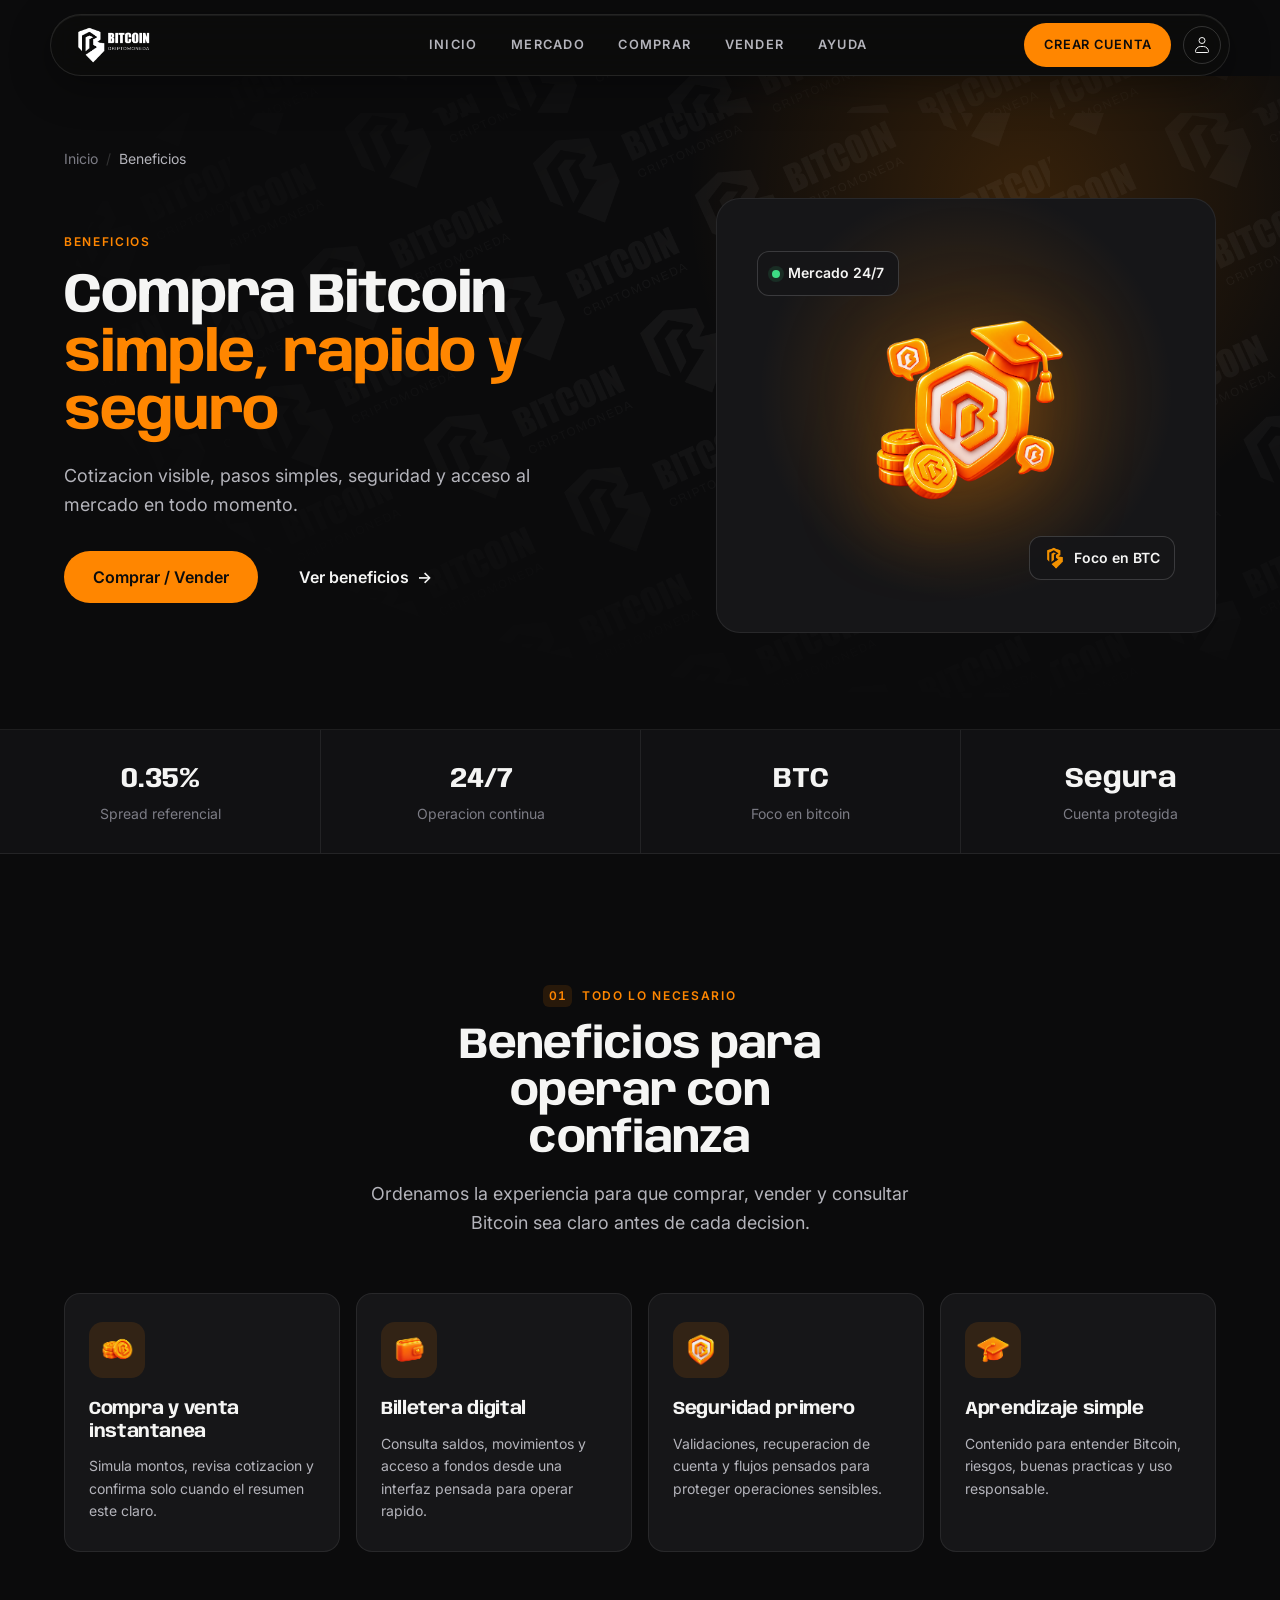
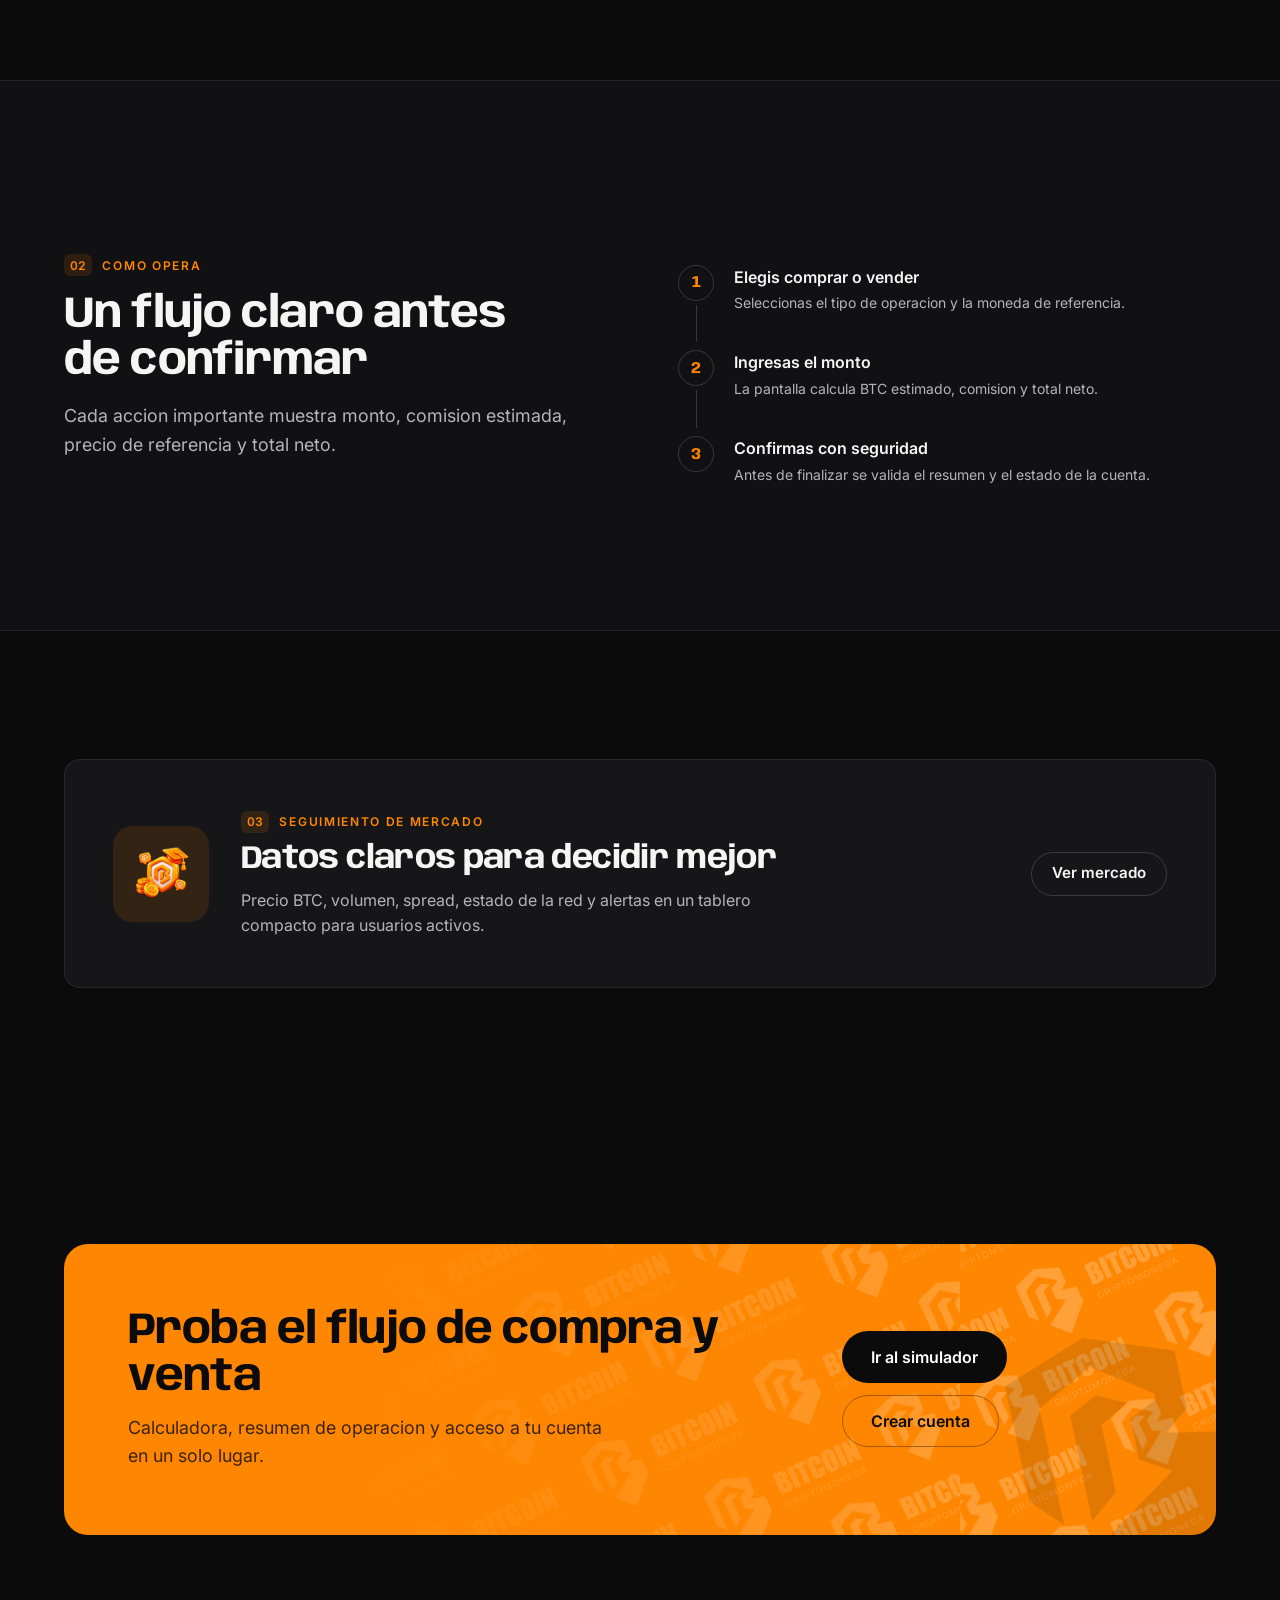
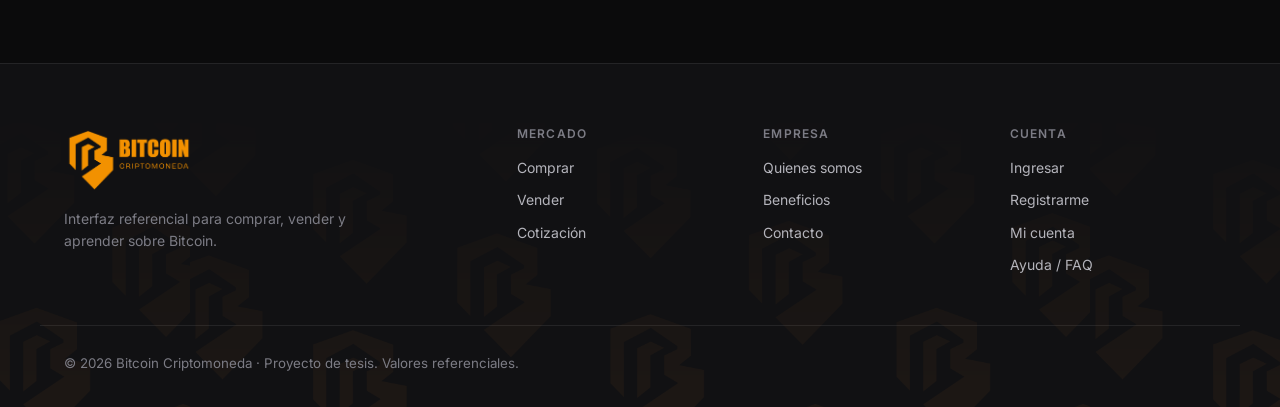
<file: Paginas/beneficios.html>
<!DOCTYPE html>
<html lang="es">
<head>
  <meta charset="UTF-8">
  <meta name="viewport" content="width=device-width, initial-scale=1.0">
  <title>Beneficios | Bitcoin Criptomoneda</title>
  <meta name="description" content="Beneficios de comprar y vender Bitcoin de forma simple, rapida y segura.">
  <link rel="icon" type="image/png" href="../assets/Logo/IsoNaranja.png">
  <link rel="preconnect" href="https://fonts.googleapis.com">
  <link rel="preconnect" href="https://fonts.gstatic.com" crossorigin>
  <link href="https://fonts.googleapis.com/css2?family=Anybody:wght@400;600;700&family=Inter:wght@400;500;600&display=swap" rel="stylesheet">
  <link rel="stylesheet" href="../css/site.css">
  <link rel="stylesheet" href="../css/pages.css">
</head>
<body>
  <a class="skip-link" href="#main">Saltar al contenido</a>

  <header class="topbar">
    <div class="topbar-inner">
      <a class="brand" href="../index.html" aria-label="Bitcoin inicio">
        <img src="../assets/Logo/LogoBlanco.png" alt="Bitcoin">
      </a>

      <nav class="desktop-nav" aria-label="Menu principal">
        <a href="../index.html">Inicio</a>
        <a href="mercado.html">Mercado</a>
        <a href="comprar.html">Comprar</a>
        <a href="vender.html">Vender</a>
        <a href="ayuda-faq.html">Ayuda</a>
      </nav>

      <div class="account-actions">
        <a class="button button-primary button-sm register-link" href="registro.html">Crear cuenta</a>
        <div class="account-menu">
          <button class="account-icon-link" type="button" aria-label="Abrir menu de cuenta" aria-expanded="false">
            <span class="account-icon"></span>
          </button>
          <div class="account-dropdown">
            <div class="account-dropdown-title"><span class="account-icon"></span><strong data-session-greeting>Hola!</strong></div>
            <a href="ingresar.html">Ingresar</a>
            <a href="mi-cuenta.html">Mi cuenta</a>
            <a href="registro.html">Registrarme</a>
            <a href="ingresar.html" data-logout>Cerrar sesion</a>
          </div>
        </div>
        <button class="menu-toggle" type="button" aria-label="Abrir menu" aria-expanded="false" aria-controls="mobile-menu">
          <span></span>
          <span></span>
          <span></span>
        </button>
      </div>
    </div>
  </header>

  <nav class="mobile-menu" id="mobile-menu" aria-label="Menu mobile">
    <p class="mobile-menu-label">Explorar</p>
    <a href="../index.html">Inicio</a>
    <a href="mercado.html">Mercado</a>
    <a href="comprar.html">Comprar</a>
    <a href="vender.html">Vender</a>
    <a href="ayuda-faq.html">Ayuda</a>
    <p class="mobile-menu-label">Más</p>
    <a href="quienes-somos.html">Quiénes somos</a>
    <a href="beneficios.html" aria-current="page">Beneficios</a>
    <a href="contacto.html">Contacto</a>
    <div class="mobile-menu-actions">
      <a class="button button-outline" href="ingresar.html">Ingresar</a>
      <a class="button button-primary" href="registro.html">Crear cuenta</a>
    </div>
  </nav>

  <main id="main">
    <section class="page-hero">
      <div class="hero-glow" aria-hidden="true"></div>
      <div class="container">
        <ol class="breadcrumb">
            <li><a href="../index.html">Inicio</a></li>
            <li><span aria-current="page">Beneficios</span></li>
          </ol>
        <div class="page-hero-grid">
          <div class="reveal">
            <p class="eyebrow">Beneficios</p>
            <h1>Compra Bitcoin <span class="text-accent">simple, rapido y seguro</span></h1>
            <p class="lead">Cotizacion visible, pasos simples, seguridad y acceso al mercado en todo momento.</p>
            <div class="hero-actions">
              <a class="button button-primary button-lg" href="../index.html#operar">Comprar / Vender</a>
              <a class="button button-ghost button-lg" href="#detalle">Ver beneficios <span aria-hidden="true">→</span></a>
            </div>
          </div>
          <div class="hero-figure reveal" aria-hidden="true">
            <img src="../assets/IconoNuevosWeb/IconoHome.png" alt="">
            <span class="float-chip top"><i class="dot"></i> Mercado 24/7</span>
            <span class="float-chip bottom"><img src="../assets/Logo/IsoNaranja.png" alt=""> Foco en BTC</span>
          </div>
        </div>
      </div>
    </section>

    <dl class="stat-strip" aria-label="Datos destacados">
      <div><dt>Spread referencial</dt><dd>0.35%</dd></div>
      <div><dt>Operacion continua</dt><dd>24/7</dd></div>
      <div><dt>Foco en bitcoin</dt><dd>BTC</dd></div>
      <div><dt>Cuenta protegida</dt><dd>Segura</dd></div>
    </dl>

    <section class="section" id="detalle">
      <div class="container">
        <header class="section-head section-head-center reveal">
          <p class="eyebrow"><span>01</span> Todo lo necesario</p>
          <h2>Beneficios para operar con confianza</h2>
          <p class="section-lead">Ordenamos la experiencia para que comprar, vender y consultar Bitcoin sea claro antes de cada decision.</p>
        </header>
        <div class="feature-grid">
          <article class="feature-card card reveal">
            <img src="../assets/IconoNuevosWeb/IconoMoneda.png" alt="">
            <h3>Compra y venta instantanea</h3>
            <p>Simula montos, revisa cotizacion y confirma solo cuando el resumen este claro.</p>
          </article>
          <article class="feature-card card reveal">
            <img src="../assets/IconoNuevosWeb/IconoBilletera.png" alt="">
            <h3>Billetera digital</h3>
            <p>Consulta saldos, movimientos y acceso a fondos desde una interfaz pensada para operar rapido.</p>
          </article>
          <article class="feature-card card reveal">
            <img src="../assets/IconoNuevosWeb/IconoEscudo2.png" alt="">
            <h3>Seguridad primero</h3>
            <p>Validaciones, recuperacion de cuenta y flujos pensados para proteger operaciones sensibles.</p>
          </article>
          <article class="feature-card card reveal">
            <img src="../assets/IconoNuevosWeb/IconoGorro.png" alt="">
            <h3>Aprendizaje simple</h3>
            <p>Contenido para entender Bitcoin, riesgos, buenas practicas y uso responsable.</p>
          </article>
        </div>
      </div>
    </section>

    <section class="section section-alt">
      <div class="container split">
        <header class="section-head reveal">
          <p class="eyebrow"><span>02</span> Como opera</p>
          <h2>Un flujo claro antes de confirmar</h2>
          <p class="section-lead">Cada accion importante muestra monto, comision estimada, precio de referencia y total neto.</p>
        </header>
        <div class="reveal">
            <ol class="steps">
              <li><strong>Elegis comprar o vender</strong><span>Seleccionas el tipo de operacion y la moneda de referencia.</span></li>
              <li><strong>Ingresas el monto</strong><span>La pantalla calcula BTC estimado, comision y total neto.</span></li>
              <li><strong>Confirmas con seguridad</strong><span>Antes de finalizar se valida el resumen y el estado de la cuenta.</span></li>
            </ol>
        </div>
      </div>
    </section>

    <section class="section">
      <div class="container">
        <article class="highlight-card card reveal">
          <img src="../assets/IconoNuevosWeb/IconoHome.png" alt="">
          <div>
            <p class="eyebrow"><span>03</span> Seguimiento de mercado</p>
            <h2>Datos claros para decidir mejor</h2>
            <p>Precio BTC, volumen, spread, estado de la red y alertas en un tablero compacto para usuarios activos.</p>
          </div>
          <a class="button button-outline" href="../index.html#mercado">Ver mercado</a>
        </article>
      </div>
    </section>

    <section class="section">
      <div class="container">
        <div class="cta-band reveal">
          <div>
            <h2>Proba el flujo de compra y venta</h2>
            <p>Calculadora, resumen de operacion y acceso a tu cuenta en un solo lugar.</p>
          </div>
          <div class="cta-actions">
            <a class="button button-dark button-lg" href="../index.html#operar">Ir al simulador</a>
            <a class="button button-on-accent button-lg" href="registro.html">Crear cuenta</a>
          </div>
        </div>
      </div>
    </section>
  </main>

  <footer class="footer">
    <div class="container footer-grid">
      <div class="footer-brand">
        <img src="../assets/Logo/LogoNaranja.png" alt="Bitcoin">
        <p>Interfaz referencial para comprar, vender y aprender sobre Bitcoin.</p>
      </div>
      <nav aria-label="Mercado">
        <h4>Mercado</h4>
        <a href="comprar.html">Comprar</a>
        <a href="vender.html">Vender</a>
        <a href="mercado.html">Cotización</a>
      </nav>
      <nav aria-label="Empresa">
        <h4>Empresa</h4>
        <a href="quienes-somos.html">Quienes somos</a>
        <a href="beneficios.html">Beneficios</a>
        <a href="contacto.html">Contacto</a>
      </nav>
      <nav aria-label="Cuenta">
        <h4>Cuenta</h4>
        <a href="ingresar.html">Ingresar</a>
        <a href="registro.html">Registrarme</a>
        <a href="mi-cuenta.html">Mi cuenta</a>
        <a href="ayuda-faq.html">Ayuda / FAQ</a>
      </nav>
    </div>
    <div class="container footer-bottom">
      <small>© 2026 Bitcoin Criptomoneda · Proyecto de tesis. Valores referenciales.</small>
    </div>
  </footer>

  <script src="../js/script.js"></script>
</body>
</html>
</file>
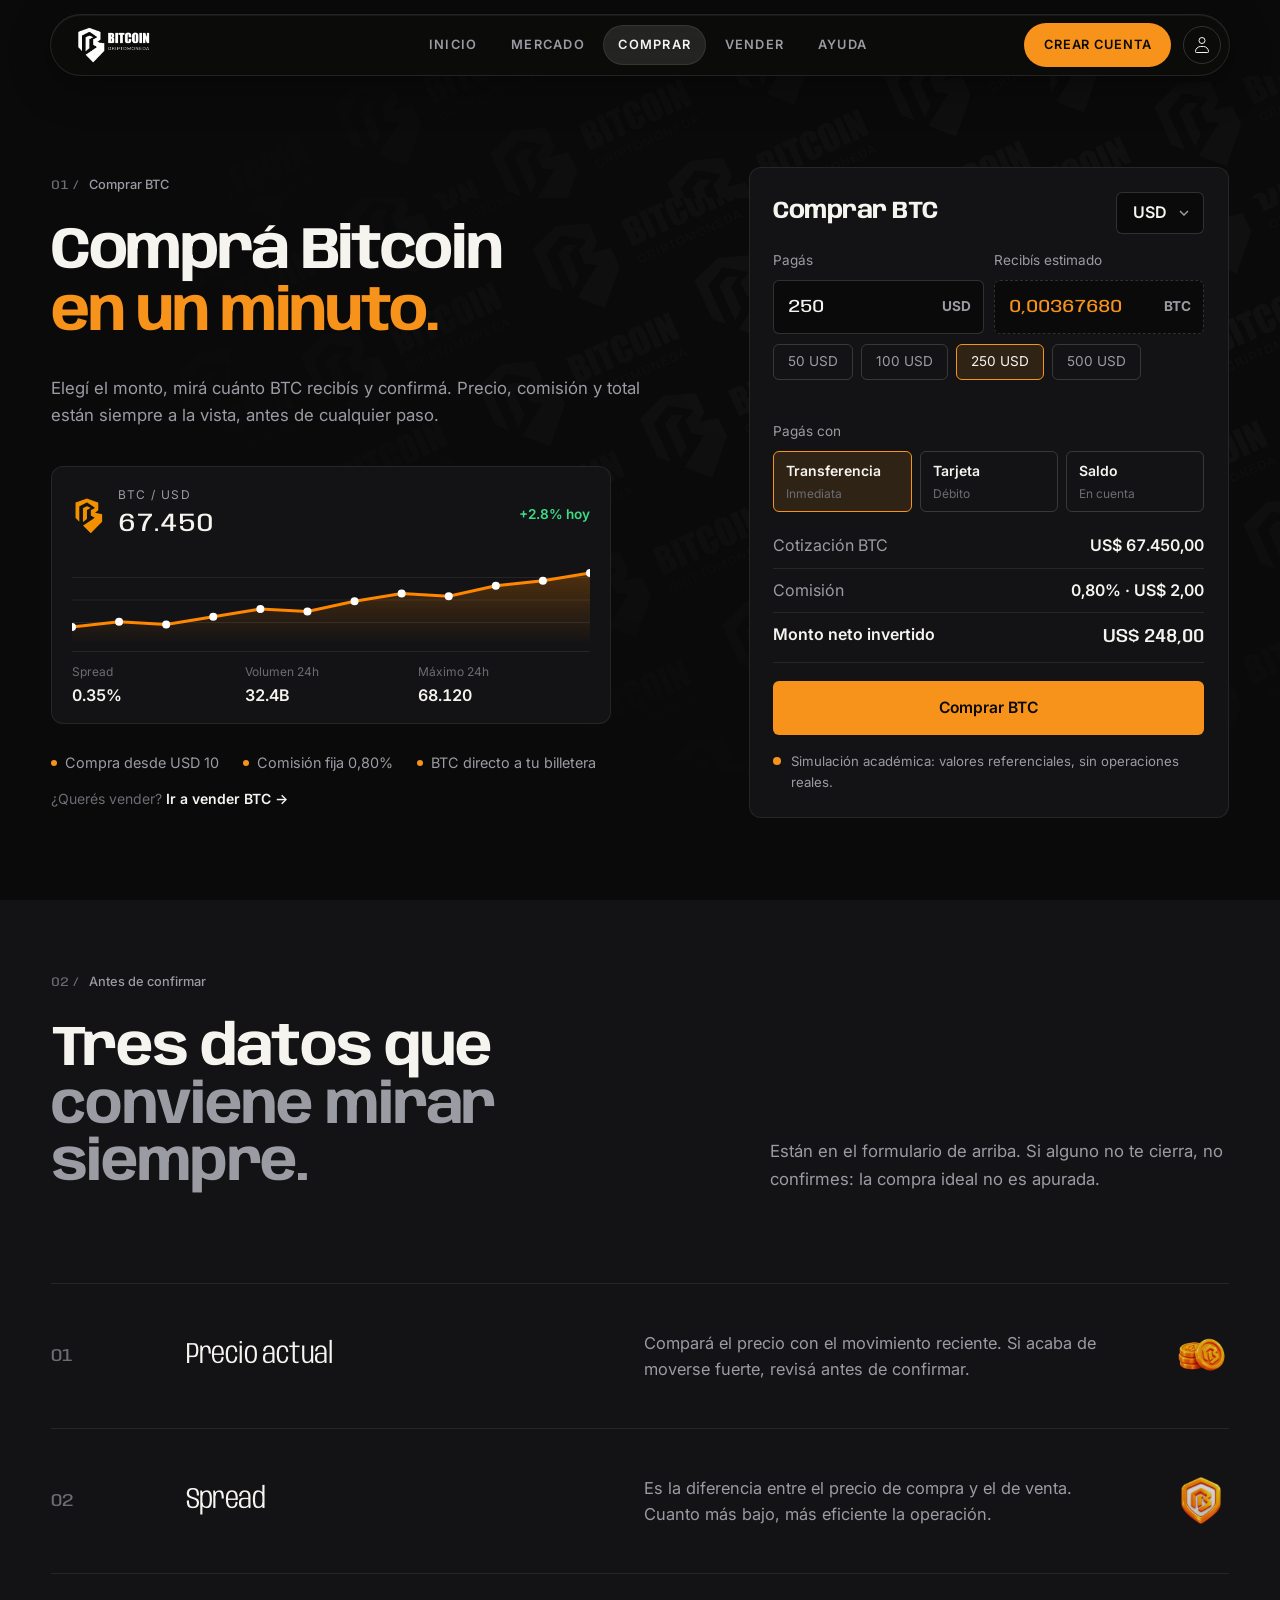
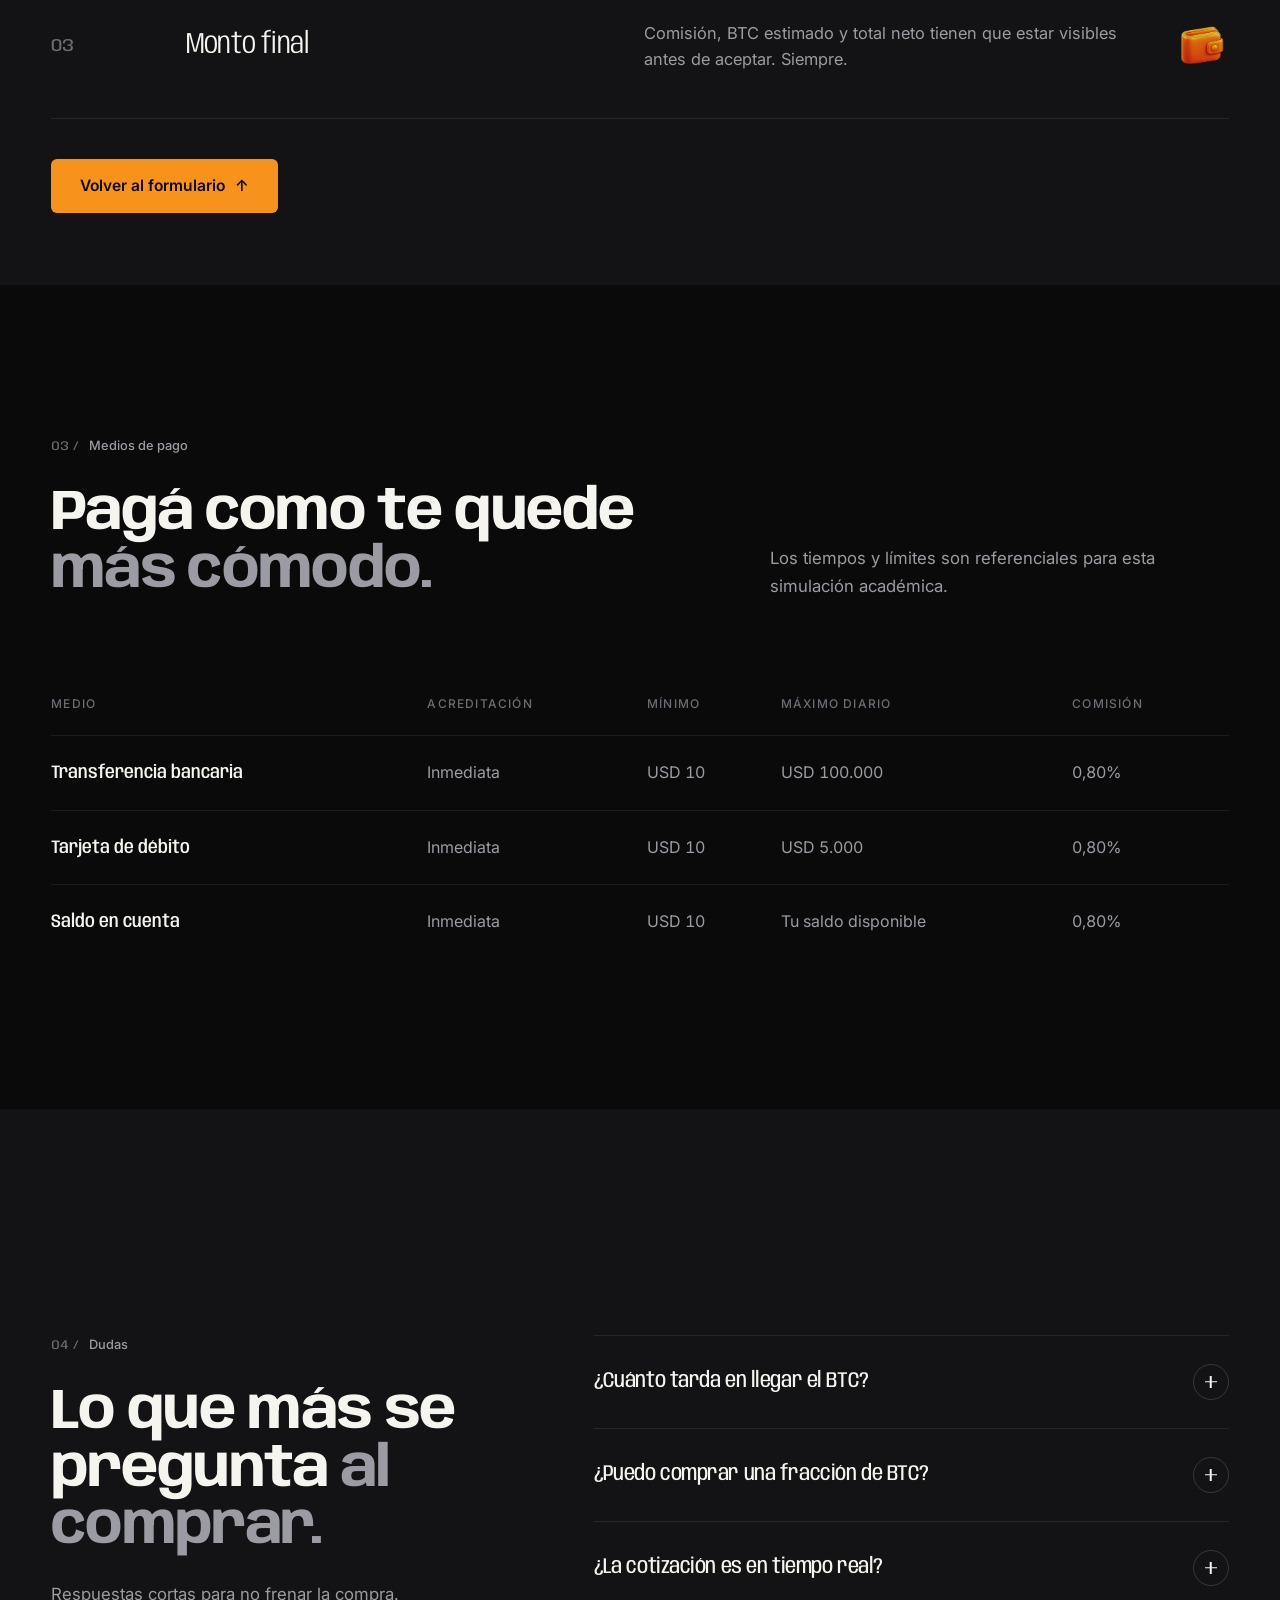
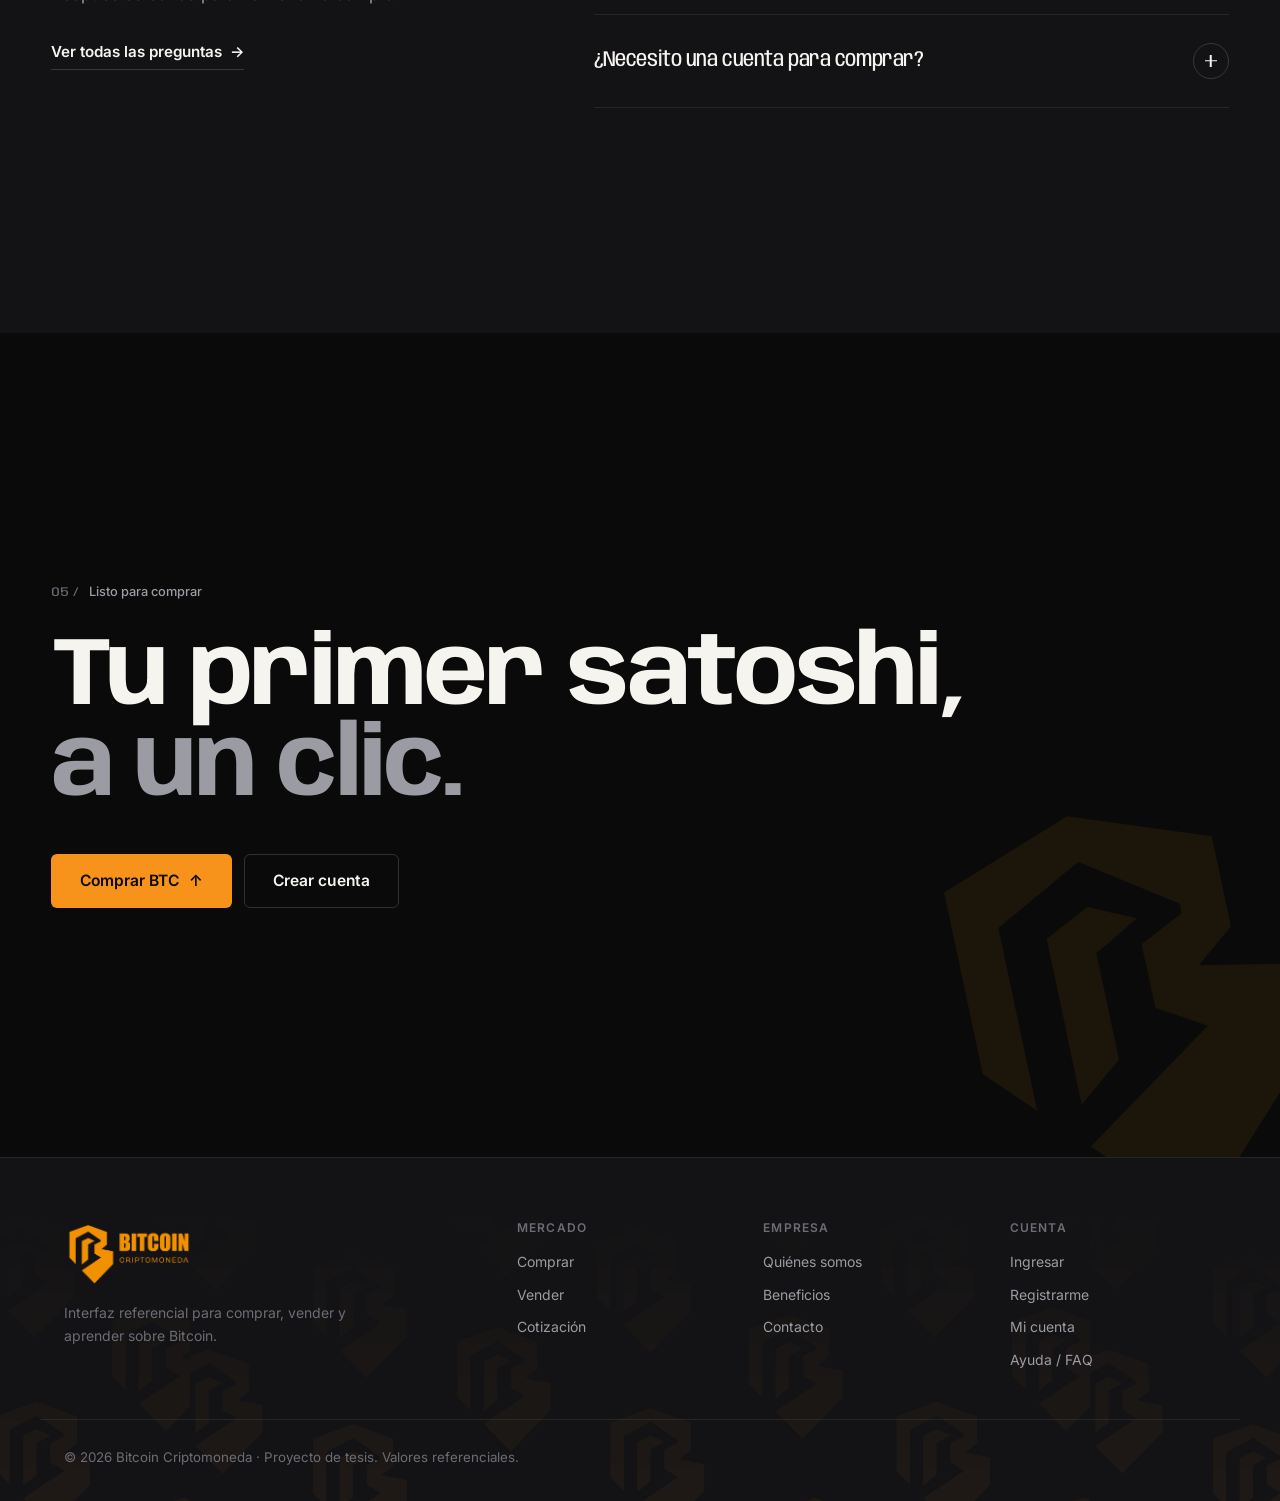
<file: Paginas/comprar.html>
<!DOCTYPE html>
<html lang="es">
<head>
  <meta charset="UTF-8">
  <meta name="viewport" content="width=device-width, initial-scale=1.0">
  <title>Comprar | Bitcoin Criptomoneda</title>
  <meta name="description" content="Comprá Bitcoin con el precio, la comisión y el resultado a la vista antes de confirmar.">
  <link rel="icon" type="image/png" href="../assets/Logo/IsoNaranja.png">
  <link rel="preconnect" href="https://fonts.googleapis.com">
  <link rel="preconnect" href="https://fonts.gstatic.com" crossorigin>
  <link href="https://fonts.googleapis.com/css2?family=Anybody:ital,wdth,wght@0,50..150,100..900;1,50..150,100..900&family=Inter:wght@400;500;600&display=swap" rel="stylesheet">
  <link rel="stylesheet" href="../css/site.css">
  <link rel="stylesheet" href="../css/landing.css">
</head>
<body class="landing landing-buy">
  <a class="skip-link" href="#main">Saltar al contenido</a>

  <div class="scroll-progress" aria-hidden="true"><span></span></div>

  <header class="topbar">
    <div class="topbar-inner">
      <a class="brand" href="../index.html" aria-label="Bitcoin inicio">
        <img src="../assets/Logo/LogoBlanco.png" alt="Bitcoin">
      </a>

      <nav class="desktop-nav" aria-label="Menu principal">
        <a href="../index.html">Inicio</a>
        <a href="mercado.html">Mercado</a>
        <a href="comprar.html" aria-current="page">Comprar</a>
        <a href="vender.html">Vender</a>
        <a href="ayuda-faq.html">Ayuda</a>
      </nav>

      <div class="account-actions">
        <a class="button button-primary button-sm register-link" href="registro.html">Crear cuenta</a>
        <div class="account-menu">
          <button class="account-icon-link" type="button" aria-label="Abrir menu de cuenta" aria-expanded="false">
            <span class="account-icon"></span>
          </button>
          <div class="account-dropdown">
            <div class="account-dropdown-title"><span class="account-icon"></span><strong data-session-greeting>Hola!</strong></div>
            <a href="ingresar.html">Ingresar</a>
            <a href="mi-cuenta.html">Mi cuenta</a>
            <a href="registro.html">Registrarme</a>
            <a href="ingresar.html" data-logout>Cerrar sesion</a>
          </div>
        </div>
        <button class="menu-toggle" type="button" aria-label="Abrir menu" aria-expanded="false" aria-controls="mobile-menu">
          <span></span>
          <span></span>
          <span></span>
        </button>
      </div>
    </div>
  </header>

  <nav class="mobile-menu" id="mobile-menu" aria-label="Menu mobile">
    <p class="mobile-menu-label">Explorar</p>
    <a href="../index.html">Inicio</a>
    <a href="mercado.html">Mercado</a>
    <a href="comprar.html" aria-current="page">Comprar</a>
    <a href="vender.html">Vender</a>
    <a href="ayuda-faq.html">Ayuda</a>
    <p class="mobile-menu-label">Más</p>
    <a href="quienes-somos.html">Quiénes somos</a>
    <a href="beneficios.html">Beneficios</a>
    <a href="contacto.html">Contacto</a>
    <div class="mobile-menu-actions">
      <a class="button button-outline" href="ingresar.html">Ingresar</a>
      <a class="button button-primary" href="registro.html">Crear cuenta</a>
    </div>
  </nav>

  <main id="main">

    <!-- 01 — Compra: todo en la primera pantalla -->
    <section class="l-hero l-buy-hero" id="comprar" data-section>
      <div class="l-container l-hero-grid l-buy-grid">
        <div class="l-hero-copy">
          <p class="l-index l-fade" style="--d:0"><span>01</span> Comprar BTC</p>
          <h1 class="l-hero-title l-buy-title">
            <span class="l-line"><span style="--d:1">Comprá Bitcoin</span></span>
            <span class="l-line"><span style="--d:2"><em>en un minuto.</em></span></span>
          </h1>
          <p class="l-lead l-fade" style="--d:3">Elegí el monto, mirá cuánto BTC recibís y confirmá. Precio, comisión y total están siempre a la vista, antes de cualquier paso.</p>

          <div class="l-buy-quote l-fade" style="--d:4">
            <div class="l-buy-quote-head">
              <img src="../assets/Logo/IsoNaranja.png" alt="">
              <div>
                <span>BTC / USD</span>
                <strong>67.450</strong>
              </div>
              <em class="up">+2.8% hoy</em>
            </div>
            <canvas class="market-canvas" data-chart="buy" aria-label="Gráfico referencial del precio de BTC"></canvas>
            <dl class="l-buy-stats">
              <div><dt>Spread</dt><dd>0.35%</dd></div>
              <div><dt>Volumen 24h</dt><dd>32.4B</dd></div>
              <div><dt>Máximo 24h</dt><dd>68.120</dd></div>
            </dl>
          </div>

          <ul class="l-buy-trust l-fade" style="--d:5">
            <li>Compra desde USD 10</li>
            <li>Comisión fija 0,80%</li>
            <li>BTC directo a tu billetera</li>
          </ul>
          <p class="l-buy-switch l-fade" style="--d:6">¿Querés vender? <a href="vender.html">Ir a vender BTC →</a></p>
        </div>

        <form class="l-sim-card l-buy-card l-fade" style="--d:2" id="trade-form" novalidate aria-labelledby="buy-form-title">
          <div class="l-buy-card-head">
            <h2 id="buy-form-title">Comprar BTC</h2>
            <label class="l-currency">
              <span class="sr-only">Moneda</span>
              <select id="fiat-currency" aria-label="Moneda">
                <option value="USD">USD</option>
                <option value="ARS">ARS</option>
              </select>
            </label>
          </div>

          <div class="l-buy-fields">
            <label class="l-field" for="fiat-input">
              <span id="fiat-label">Pagás</span>
              <div class="l-input">
                <input id="fiat-input" type="text" inputmode="decimal" autocomplete="off" value="250" aria-describedby="trade-error">
                <b id="input-unit">USD</b>
              </div>
            </label>
            <div class="l-field">
              <span id="output-label">Recibís estimado</span>
              <div class="l-input is-readonly">
                <input id="btc-output" type="text" readonly aria-labelledby="output-label">
                <b id="output-unit">BTC</b>
              </div>
            </div>
          </div>
          <div class="l-chips" id="trade-chips" aria-label="Montos rápidos"></div>
          <p class="l-error" id="trade-error" role="alert"></p>

          <fieldset class="l-pay">
            <legend>Pagás con</legend>
            <label><input type="radio" name="pay" value="transfer" checked><span>Transferencia<small>Inmediata</small></span></label>
            <label><input type="radio" name="pay" value="card"><span>Tarjeta<small>Débito</small></span></label>
            <label><input type="radio" name="pay" value="balance"><span>Saldo<small>En cuenta</small></span></label>
          </fieldset>

          <dl class="l-summary">
            <div><dt>Cotización BTC</dt><dd id="btc-price">USD 67.450</dd></div>
            <div><dt>Comisión</dt><dd id="fee-output">0,80%</dd></div>
            <div class="total"><dt id="net-label">Monto neto invertido</dt><dd id="net-output">USD 248,00</dd></div>
          </dl>

          <button class="l-btn l-btn-primary l-btn-full" type="submit">Comprar BTC</button>
          <p class="l-sim-note" id="trade-message" aria-live="polite"><i></i> Simulación académica: valores referenciales, sin operaciones reales.</p>
        </form>
      </div>
    </section>

    <!-- 02 — Antes de confirmar -->
    <section class="l-benefits" id="antes" data-section>
      <div class="l-container">
        <header class="l-head l-head-row l-reveal">
          <div>
            <p class="l-index"><span>02</span> Antes de confirmar</p>
            <h2>Tres datos que <em>conviene mirar siempre.</em></h2>
          </div>
          <p class="l-lead">Están en el formulario de arriba. Si alguno no te cierra, no confirmes: la compra ideal no es apurada.</p>
        </header>

        <ol class="l-benefit-list">
          <li class="l-benefit l-reveal">
            <span class="l-benefit-num">01</span>
            <h3>Precio actual</h3>
            <p>Compará el precio con el movimiento reciente. Si acaba de moverse fuerte, revisá antes de confirmar.</p>
            <img src="../assets/IconoNuevosWeb/IconoMoneda.png" alt="">
          </li>
          <li class="l-benefit l-reveal">
            <span class="l-benefit-num">02</span>
            <h3>Spread</h3>
            <p>Es la diferencia entre el precio de compra y el de venta. Cuanto más bajo, más eficiente la operación.</p>
            <img src="../assets/IconoNuevosWeb/IconoEscudo2.png" alt="">
          </li>
          <li class="l-benefit l-reveal">
            <span class="l-benefit-num">03</span>
            <h3>Monto final</h3>
            <p>Comisión, BTC estimado y total neto tienen que estar visibles antes de aceptar. Siempre.</p>
            <img src="../assets/IconoNuevosWeb/IconoBilletera.png" alt="">
          </li>
        </ol>

        <div class="l-more l-reveal">
          <a class="l-btn l-btn-primary" href="#comprar">Volver al formulario <span aria-hidden="true">↑</span></a>
        </div>
      </div>
    </section>

    <!-- 03 — Medios de pago -->
    <section class="l-sim" id="medios" data-section>
      <div class="l-container">
        <header class="l-head l-head-row l-reveal">
          <div>
            <p class="l-index"><span>03</span> Medios de pago</p>
            <h2>Pagá como te quede <em>más cómodo.</em></h2>
          </div>
          <p class="l-lead">Los tiempos y límites son referenciales para esta simulación académica.</p>
        </header>

        <div class="l-pay-table l-reveal" role="region" aria-label="Medios de pago" tabindex="0">
          <table>
            <thead>
              <tr><th scope="col">Medio</th><th scope="col">Acreditación</th><th scope="col">Mínimo</th><th scope="col">Máximo diario</th><th scope="col">Comisión</th></tr>
            </thead>
            <tbody>
              <tr><th scope="row">Transferencia bancaria</th><td>Inmediata</td><td>USD 10</td><td>USD 100.000</td><td>0,80%</td></tr>
              <tr><th scope="row">Tarjeta de débito</th><td>Inmediata</td><td>USD 10</td><td>USD 5.000</td><td>0,80%</td></tr>
              <tr><th scope="row">Saldo en cuenta</th><td>Inmediata</td><td>USD 10</td><td>Tu saldo disponible</td><td>0,80%</td></tr>
            </tbody>
          </table>
        </div>
      </div>
    </section>

    <!-- 04 — Dudas de compra -->
    <section class="l-faq" id="dudas" data-section>
      <div class="l-container l-faq-grid">
        <header class="l-head l-faq-head l-reveal">
          <p class="l-index"><span>04</span> Dudas</p>
          <h2>Lo que más se pregunta <em>al comprar.</em></h2>
          <p class="l-lead">Respuestas cortas para no frenar la compra.</p>
          <a class="l-link" href="ayuda-faq.html">Ver todas las preguntas <span aria-hidden="true">→</span></a>
        </header>

        <div class="l-acc l-reveal">
          <div class="l-acc-item">
            <h3><button type="button" aria-expanded="false" aria-controls="buy-faq-1" id="buy-faq-1-btn">¿Cuánto tarda en llegar el BTC?<i aria-hidden="true"></i></button></h3>
            <div class="l-acc-panel" id="buy-faq-1" role="region" aria-labelledby="buy-faq-1-btn"><div><p>En la simulación, el BTC se acredita en tu billetera apenas confirmás la compra.</p></div></div>
          </div>
          <div class="l-acc-item">
            <h3><button type="button" aria-expanded="false" aria-controls="buy-faq-2" id="buy-faq-2-btn">¿Puedo comprar una fracción de BTC?<i aria-hidden="true"></i></button></h3>
            <div class="l-acc-panel" id="buy-faq-2" role="region" aria-labelledby="buy-faq-2-btn"><div><p>Sí. No hace falta comprar un Bitcoin entero: podés empezar desde USD 10 o ARS 10.000.</p></div></div>
          </div>
          <div class="l-acc-item">
            <h3><button type="button" aria-expanded="false" aria-controls="buy-faq-3" id="buy-faq-3-btn">¿La cotización es en tiempo real?<i aria-hidden="true"></i></button></h3>
            <div class="l-acc-panel" id="buy-faq-3" role="region" aria-labelledby="buy-faq-3-btn"><div><p>No. Es un valor referencial con fines académicos; la interfaz está preparada para conectarse a una API de mercado.</p></div></div>
          </div>
          <div class="l-acc-item">
            <h3><button type="button" aria-expanded="false" aria-controls="buy-faq-4" id="buy-faq-4-btn">¿Necesito una cuenta para comprar?<i aria-hidden="true"></i></button></h3>
            <div class="l-acc-panel" id="buy-faq-4" role="region" aria-labelledby="buy-faq-4-btn"><div><p>Para simular no. Para una compra real necesitarías <a href="registro.html">crear tu cuenta</a> y verificar tu identidad.</p></div></div>
          </div>
        </div>
      </div>
    </section>

    <!-- 05 — Cierre -->
    <section class="l-close" id="cierre" data-section>
      <div class="l-container">
        <div class="l-close-inner l-reveal">
          <p class="l-index"><span>05</span> Listo para comprar</p>
          <h2>Tu primer satoshi,<br><em>a un clic.</em></h2>
          <div class="l-actions">
            <a class="l-btn l-btn-primary" href="#comprar">Comprar BTC <span aria-hidden="true">↑</span></a>
            <a class="l-btn l-btn-ghost" href="registro.html">Crear cuenta</a>
          </div>
        </div>
      </div>
    </section>
  </main>

  <!-- Barra de compra siempre a mano (mobile) -->
  <div class="l-buybar" aria-hidden="true">
    <div>
      <small>BTC / USD</small>
      <strong>67.450</strong>
    </div>
    <a class="l-btn l-btn-primary" href="#comprar" tabindex="-1">Comprar BTC</a>
  </div>

  <footer class="footer">
    <div class="container footer-grid">
      <div class="footer-brand">
        <img src="../assets/Logo/LogoNaranja.png" alt="Bitcoin">
        <p>Interfaz referencial para comprar, vender y aprender sobre Bitcoin.</p>
      </div>
      <nav aria-label="Mercado">
        <h4>Mercado</h4>
        <a href="comprar.html">Comprar</a>
        <a href="vender.html">Vender</a>
        <a href="mercado.html">Cotización</a>
      </nav>
      <nav aria-label="Empresa">
        <h4>Empresa</h4>
        <a href="quienes-somos.html">Quiénes somos</a>
        <a href="beneficios.html">Beneficios</a>
        <a href="contacto.html">Contacto</a>
      </nav>
      <nav aria-label="Cuenta">
        <h4>Cuenta</h4>
        <a href="ingresar.html">Ingresar</a>
        <a href="registro.html">Registrarme</a>
        <a href="mi-cuenta.html">Mi cuenta</a>
        <a href="ayuda-faq.html">Ayuda / FAQ</a>
      </nav>
    </div>
    <div class="container footer-bottom">
      <small>© 2026 Bitcoin Criptomoneda · Proyecto de tesis. Valores referenciales.</small>
    </div>
  </footer>

  <script src="../js/script.js"></script>
  <script src="../js/landing.js"></script>
</body>
</html>
</file>
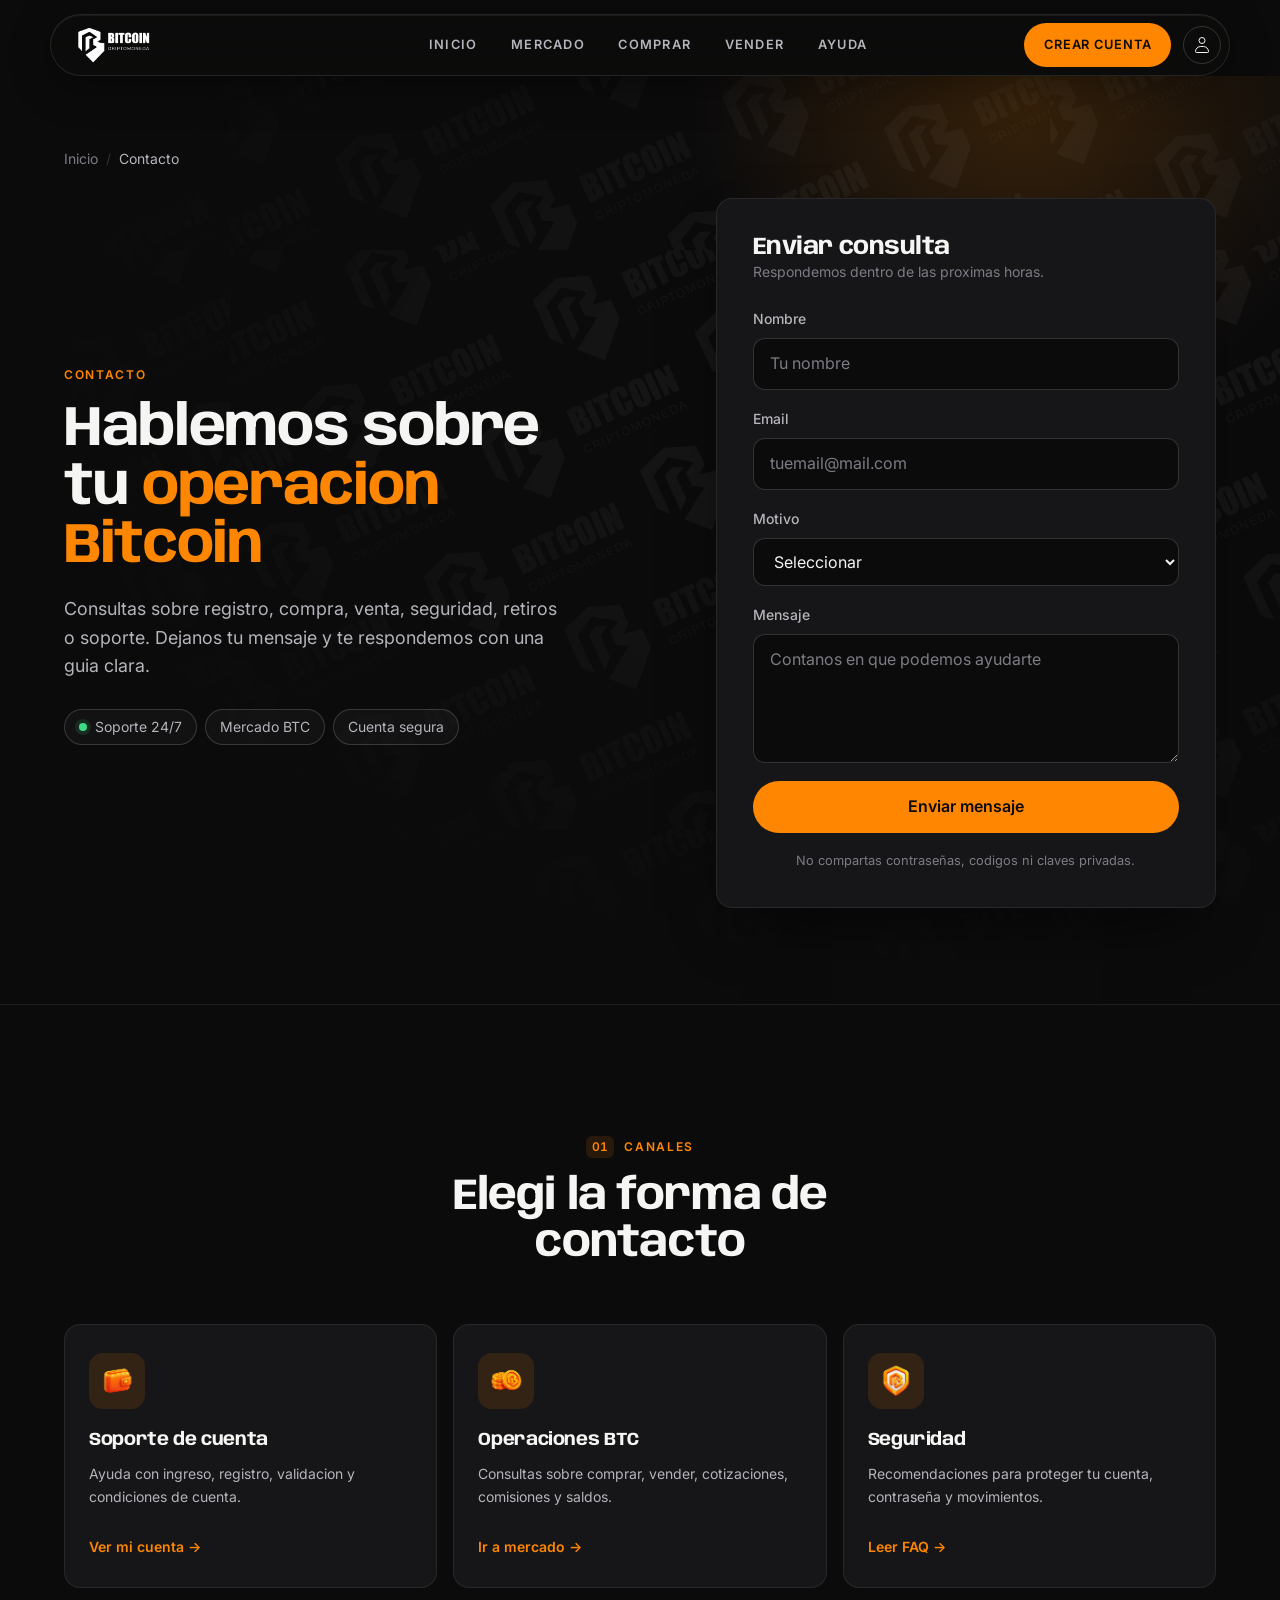
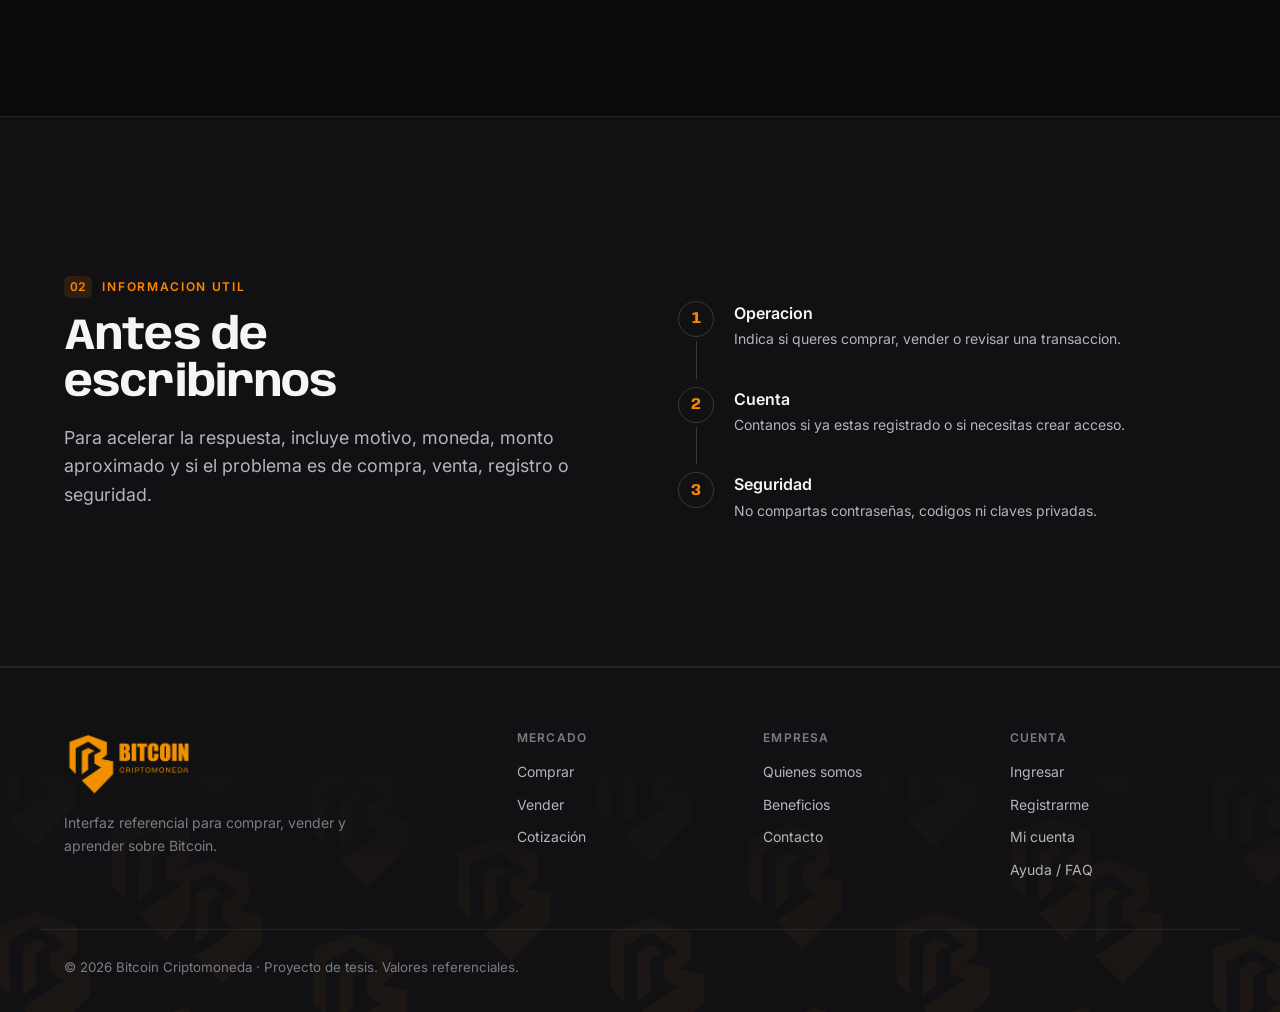
<file: Paginas/contacto.html>
<!DOCTYPE html>
<html lang="es">
<head>
  <meta charset="UTF-8">
  <meta name="viewport" content="width=device-width, initial-scale=1.0">
  <title>Contacto | Bitcoin Criptomoneda</title>
  <meta name="description" content="Contacto y soporte para operaciones Bitcoin.">
  <link rel="icon" type="image/png" href="../assets/Logo/IsoNaranja.png">
  <link rel="preconnect" href="https://fonts.googleapis.com">
  <link rel="preconnect" href="https://fonts.gstatic.com" crossorigin>
  <link href="https://fonts.googleapis.com/css2?family=Anybody:wght@400;600;700&family=Inter:wght@400;500;600&display=swap" rel="stylesheet">
  <link rel="stylesheet" href="../css/site.css">
  <link rel="stylesheet" href="../css/pages.css">
</head>
<body>
  <a class="skip-link" href="#main">Saltar al contenido</a>

  <header class="topbar">
    <div class="topbar-inner">
      <a class="brand" href="../index.html" aria-label="Bitcoin inicio">
        <img src="../assets/Logo/LogoBlanco.png" alt="Bitcoin">
      </a>

      <nav class="desktop-nav" aria-label="Menu principal">
        <a href="../index.html">Inicio</a>
        <a href="mercado.html">Mercado</a>
        <a href="comprar.html">Comprar</a>
        <a href="vender.html">Vender</a>
        <a href="ayuda-faq.html">Ayuda</a>
      </nav>

      <div class="account-actions">
        <a class="button button-primary button-sm register-link" href="registro.html">Crear cuenta</a>
        <div class="account-menu">
          <button class="account-icon-link" type="button" aria-label="Abrir menu de cuenta" aria-expanded="false">
            <span class="account-icon"></span>
          </button>
          <div class="account-dropdown">
            <div class="account-dropdown-title"><span class="account-icon"></span><strong data-session-greeting>Hola!</strong></div>
            <a href="ingresar.html">Ingresar</a>
            <a href="mi-cuenta.html">Mi cuenta</a>
            <a href="registro.html">Registrarme</a>
            <a href="ingresar.html" data-logout>Cerrar sesion</a>
          </div>
        </div>
        <button class="menu-toggle" type="button" aria-label="Abrir menu" aria-expanded="false" aria-controls="mobile-menu">
          <span></span>
          <span></span>
          <span></span>
        </button>
      </div>
    </div>
  </header>

  <nav class="mobile-menu" id="mobile-menu" aria-label="Menu mobile">
    <p class="mobile-menu-label">Explorar</p>
    <a href="../index.html">Inicio</a>
    <a href="mercado.html">Mercado</a>
    <a href="comprar.html">Comprar</a>
    <a href="vender.html">Vender</a>
    <a href="ayuda-faq.html">Ayuda</a>
    <p class="mobile-menu-label">Más</p>
    <a href="quienes-somos.html">Quiénes somos</a>
    <a href="beneficios.html">Beneficios</a>
    <a href="contacto.html" aria-current="page">Contacto</a>
    <div class="mobile-menu-actions">
      <a class="button button-outline" href="ingresar.html">Ingresar</a>
      <a class="button button-primary" href="registro.html">Crear cuenta</a>
    </div>
  </nav>

  <main id="main">
    <section class="page-hero">
      <div class="hero-glow" aria-hidden="true"></div>
      <div class="container">
        <ol class="breadcrumb">
            <li><a href="../index.html">Inicio</a></li>
            <li><span aria-current="page">Contacto</span></li>
          </ol>
        <div class="page-hero-grid">
          <div class="reveal">
            <p class="eyebrow">Contacto</p>
            <h1>Hablemos sobre tu <span class="text-accent">operacion Bitcoin</span></h1>
            <p class="lead">Consultas sobre registro, compra, venta, seguridad, retiros o soporte. Dejanos tu mensaje y te respondemos con una guia clara.</p>
            <div class="chips">
              <span class="pill"><i class="dot"></i> Soporte 24/7</span>
              <span class="pill">Mercado BTC</span>
              <span class="pill">Cuenta segura</span>
            </div>
          </div>

          <form class="form-card card reveal" id="contact-form">
            <div class="form-card-head">
              <div>
                <h2>Enviar consulta</h2>
                <p>Respondemos dentro de las proximas horas.</p>
              </div>
            </div>
            <label class="field"><span>Nombre</span><input type="text" name="name" placeholder="Tu nombre" autocomplete="name" required></label>
            <label class="field"><span>Email</span><input type="email" name="email" placeholder="tuemail@mail.com" autocomplete="email" required></label>
            <label class="field"><span>Motivo</span><select name="topic" required><option value="">Seleccionar</option><option>Compra de Bitcoin</option><option>Venta de Bitcoin</option><option>Registro o cuenta</option><option>Seguridad</option><option>Soporte general</option></select></label>
            <label class="field"><span>Mensaje</span><textarea name="message" rows="4" placeholder="Contanos en que podemos ayudarte" required></textarea></label>
            <button class="button button-primary button-lg full-button" type="submit">Enviar mensaje</button>
            <p class="form-message" id="contact-message" aria-live="polite">No compartas contraseñas, codigos ni claves privadas.</p>
          </form>
        </div>
      </div>
    </section>

    <section class="section">
      <div class="container">
        <header class="section-head section-head-center reveal">
          <p class="eyebrow"><span>01</span> Canales</p>
          <h2>Elegi la forma de contacto</h2>
        </header>
        <div class="feature-grid cols-3">
          <article class="feature-card card reveal">
            <img src="../assets/IconoNuevosWeb/IconoBilletera.png" alt="">
            <h3>Soporte de cuenta</h3>
            <p>Ayuda con ingreso, registro, validacion y condiciones de cuenta.</p>
            <a class="text-link" href="mi-cuenta.html">Ver mi cuenta →</a>
          </article>
          <article class="feature-card card reveal">
            <img src="../assets/IconoNuevosWeb/IconoMoneda.png" alt="">
            <h3>Operaciones BTC</h3>
            <p>Consultas sobre comprar, vender, cotizaciones, comisiones y saldos.</p>
            <a class="text-link" href="comprar.html">Ir a mercado →</a>
          </article>
          <article class="feature-card card reveal">
            <img src="../assets/IconoNuevosWeb/IconoEscudo2.png" alt="">
            <h3>Seguridad</h3>
            <p>Recomendaciones para proteger tu cuenta, contraseña y movimientos.</p>
            <a class="text-link" href="ayuda-faq.html">Leer FAQ →</a>
          </article>
        </div>
      </div>
    </section>

    <section class="section section-alt">
      <div class="container split">
        <header class="section-head reveal">
          <p class="eyebrow"><span>02</span> Informacion util</p>
          <h2>Antes de escribirnos</h2>
          <p class="section-lead">Para acelerar la respuesta, incluye motivo, moneda, monto aproximado y si el problema es de compra, venta, registro o seguridad.</p>
        </header>
        <div class="reveal">
            <ol class="steps">
              <li><strong>Operacion</strong><span>Indica si queres comprar, vender o revisar una transaccion.</span></li>
              <li><strong>Cuenta</strong><span>Contanos si ya estas registrado o si necesitas crear acceso.</span></li>
              <li><strong>Seguridad</strong><span>No compartas contraseñas, codigos ni claves privadas.</span></li>
            </ol>
        </div>
      </div>
    </section>
  </main>

  <footer class="footer">
    <div class="container footer-grid">
      <div class="footer-brand">
        <img src="../assets/Logo/LogoNaranja.png" alt="Bitcoin">
        <p>Interfaz referencial para comprar, vender y aprender sobre Bitcoin.</p>
      </div>
      <nav aria-label="Mercado">
        <h4>Mercado</h4>
        <a href="comprar.html">Comprar</a>
        <a href="vender.html">Vender</a>
        <a href="mercado.html">Cotización</a>
      </nav>
      <nav aria-label="Empresa">
        <h4>Empresa</h4>
        <a href="quienes-somos.html">Quienes somos</a>
        <a href="beneficios.html">Beneficios</a>
        <a href="contacto.html">Contacto</a>
      </nav>
      <nav aria-label="Cuenta">
        <h4>Cuenta</h4>
        <a href="ingresar.html">Ingresar</a>
        <a href="registro.html">Registrarme</a>
        <a href="mi-cuenta.html">Mi cuenta</a>
        <a href="ayuda-faq.html">Ayuda / FAQ</a>
      </nav>
    </div>
    <div class="container footer-bottom">
      <small>© 2026 Bitcoin Criptomoneda · Proyecto de tesis. Valores referenciales.</small>
    </div>
  </footer>

  <script src="../js/script.js"></script>
</body>
</html>
</file>
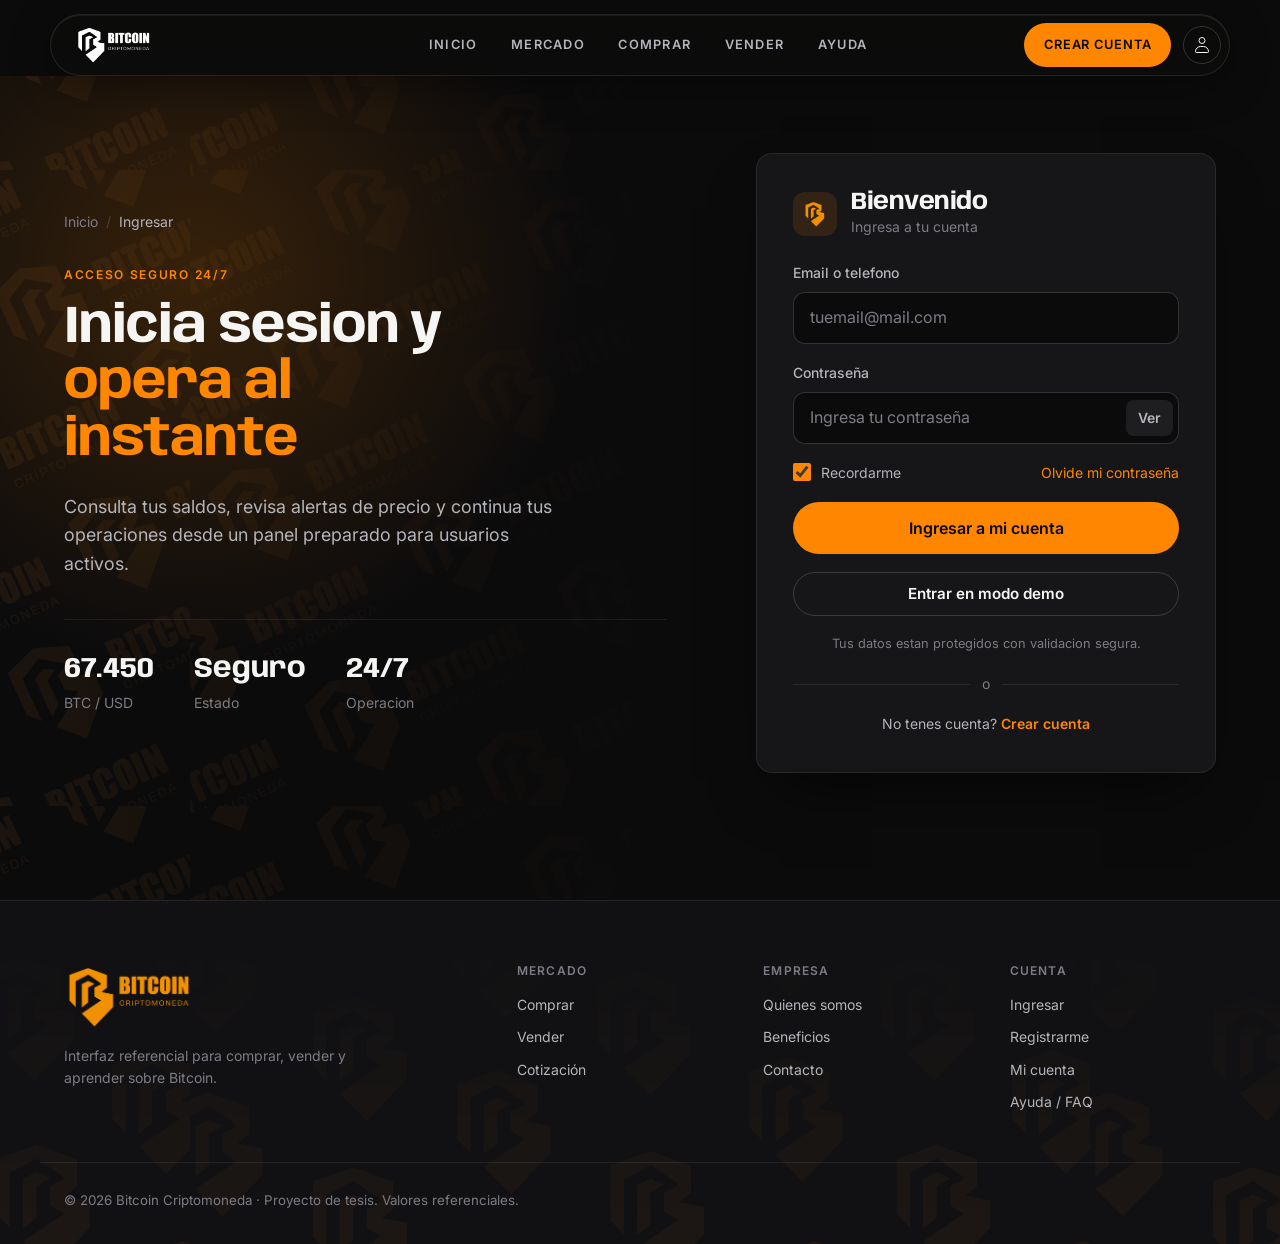
<file: Paginas/ingresar.html>
<!DOCTYPE html>
<html lang="es">
<head>
  <meta charset="UTF-8">
  <meta name="viewport" content="width=device-width, initial-scale=1.0">
  <title>Ingresar | Bitcoin Criptomoneda</title>
  <meta name="description" content="Inicia sesion para operar Bitcoin.">
  <link rel="icon" type="image/png" href="../assets/Logo/IsoNaranja.png">
  <link rel="preconnect" href="https://fonts.googleapis.com">
  <link rel="preconnect" href="https://fonts.gstatic.com" crossorigin>
  <link href="https://fonts.googleapis.com/css2?family=Anybody:wght@400;600;700&family=Inter:wght@400;500;600&display=swap" rel="stylesheet">
  <link rel="stylesheet" href="../css/site.css">
  <link rel="stylesheet" href="../css/pages.css">
</head>
<body>
  <a class="skip-link" href="#main">Saltar al contenido</a>

  <header class="topbar">
    <div class="topbar-inner">
      <a class="brand" href="../index.html" aria-label="Bitcoin inicio">
        <img src="../assets/Logo/LogoBlanco.png" alt="Bitcoin">
      </a>

      <nav class="desktop-nav" aria-label="Menu principal">
        <a href="../index.html">Inicio</a>
        <a href="mercado.html">Mercado</a>
        <a href="comprar.html">Comprar</a>
        <a href="vender.html">Vender</a>
        <a href="ayuda-faq.html">Ayuda</a>
      </nav>

      <div class="account-actions">
        <a class="button button-primary button-sm register-link" href="registro.html">Crear cuenta</a>
        <div class="account-menu">
          <button class="account-icon-link" type="button" aria-label="Abrir menu de cuenta" aria-expanded="false">
            <span class="account-icon"></span>
          </button>
          <div class="account-dropdown">
            <div class="account-dropdown-title"><span class="account-icon"></span><strong data-session-greeting>Hola!</strong></div>
            <a href="ingresar.html">Ingresar</a>
            <a href="mi-cuenta.html">Mi cuenta</a>
            <a href="registro.html">Registrarme</a>
            <a href="ingresar.html" data-logout>Cerrar sesion</a>
          </div>
        </div>
        <button class="menu-toggle" type="button" aria-label="Abrir menu" aria-expanded="false" aria-controls="mobile-menu">
          <span></span>
          <span></span>
          <span></span>
        </button>
      </div>
    </div>
  </header>

  <nav class="mobile-menu" id="mobile-menu" aria-label="Menu mobile">
    <p class="mobile-menu-label">Explorar</p>
    <a href="../index.html">Inicio</a>
    <a href="mercado.html">Mercado</a>
    <a href="comprar.html">Comprar</a>
    <a href="vender.html">Vender</a>
    <a href="ayuda-faq.html">Ayuda</a>
    <p class="mobile-menu-label">Más</p>
    <a href="quienes-somos.html">Quiénes somos</a>
    <a href="beneficios.html">Beneficios</a>
    <a href="contacto.html">Contacto</a>
    <div class="mobile-menu-actions">
      <a class="button button-outline" href="ingresar.html">Ingresar</a>
      <a class="button button-primary" href="registro.html">Crear cuenta</a>
    </div>
  </nav>

  <main id="main">
    <section class="auth">
      <div class="hero-glow" aria-hidden="true"></div>
      <div class="container auth-grid">
        <div class="reveal">
          <ol class="breadcrumb">
            <li><a href="../index.html">Inicio</a></li>
            <li><span aria-current="page">Ingresar</span></li>
          </ol>
          <p class="eyebrow">Acceso seguro 24/7</p>
          <h1>Inicia sesion y <span class="text-accent">opera al instante</span></h1>
          <p class="lead">Consulta tus saldos, revisa alertas de precio y continua tus operaciones desde un panel preparado para usuarios activos.</p>
          <dl class="hero-proof">
            <div><dt>BTC / USD</dt><dd>67.450</dd></div>
            <div><dt>Estado</dt><dd>Seguro</dd></div>
            <div><dt>Operacion</dt><dd>24/7</dd></div>
          </dl>
        </div>

        <form class="form-card card reveal" id="login-form">
          <div class="form-card-head">
            <img src="../assets/Logo/IsoNaranja.png" alt="">
            <div>
              <h2>Bienvenido</h2>
              <p>Ingresa a tu cuenta</p>
            </div>
          </div>
          <label class="field">
            <span>Email o telefono</span>
            <input type="text" name="user" autocomplete="username" placeholder="tuemail@mail.com" required>
          </label>
          <label class="field">
            <span>Contraseña</span>
            <div class="password-field">
              <input id="login-password" type="password" name="password" autocomplete="current-password" placeholder="Ingresa tu contraseña" required>
              <button class="password-toggle" type="button" aria-controls="login-password" aria-label="Mostrar contrasena">Ver</button>
            </div>
          </label>
          <div class="form-row">
            <label class="check-row"><input type="checkbox" checked><span>Recordarme</span></label>
            <a href="ayuda-faq.html">Olvide mi contraseña</a>
          </div>
          <button class="button button-primary button-lg full-button" type="submit">Ingresar a mi cuenta</button>
          <button class="button button-outline full-button" type="button">Entrar en modo demo</button>
          <p class="form-message" id="login-message" aria-live="polite">Tus datos estan protegidos con validacion segura.</p>
          <p class="divider">o</p>
          <p class="form-footer">No tenes cuenta? <a href="registro.html">Crear cuenta</a></p>
        </form>
      </div>
    </section>
  </main>

  <footer class="footer">
    <div class="container footer-grid">
      <div class="footer-brand">
        <img src="../assets/Logo/LogoNaranja.png" alt="Bitcoin">
        <p>Interfaz referencial para comprar, vender y aprender sobre Bitcoin.</p>
      </div>
      <nav aria-label="Mercado">
        <h4>Mercado</h4>
        <a href="comprar.html">Comprar</a>
        <a href="vender.html">Vender</a>
        <a href="mercado.html">Cotización</a>
      </nav>
      <nav aria-label="Empresa">
        <h4>Empresa</h4>
        <a href="quienes-somos.html">Quienes somos</a>
        <a href="beneficios.html">Beneficios</a>
        <a href="contacto.html">Contacto</a>
      </nav>
      <nav aria-label="Cuenta">
        <h4>Cuenta</h4>
        <a href="ingresar.html">Ingresar</a>
        <a href="registro.html">Registrarme</a>
        <a href="mi-cuenta.html">Mi cuenta</a>
        <a href="ayuda-faq.html">Ayuda / FAQ</a>
      </nav>
    </div>
    <div class="container footer-bottom">
      <small>© 2026 Bitcoin Criptomoneda · Proyecto de tesis. Valores referenciales.</small>
    </div>
  </footer>

  <script src="../js/script.js"></script>
</body>
</html>
</file>
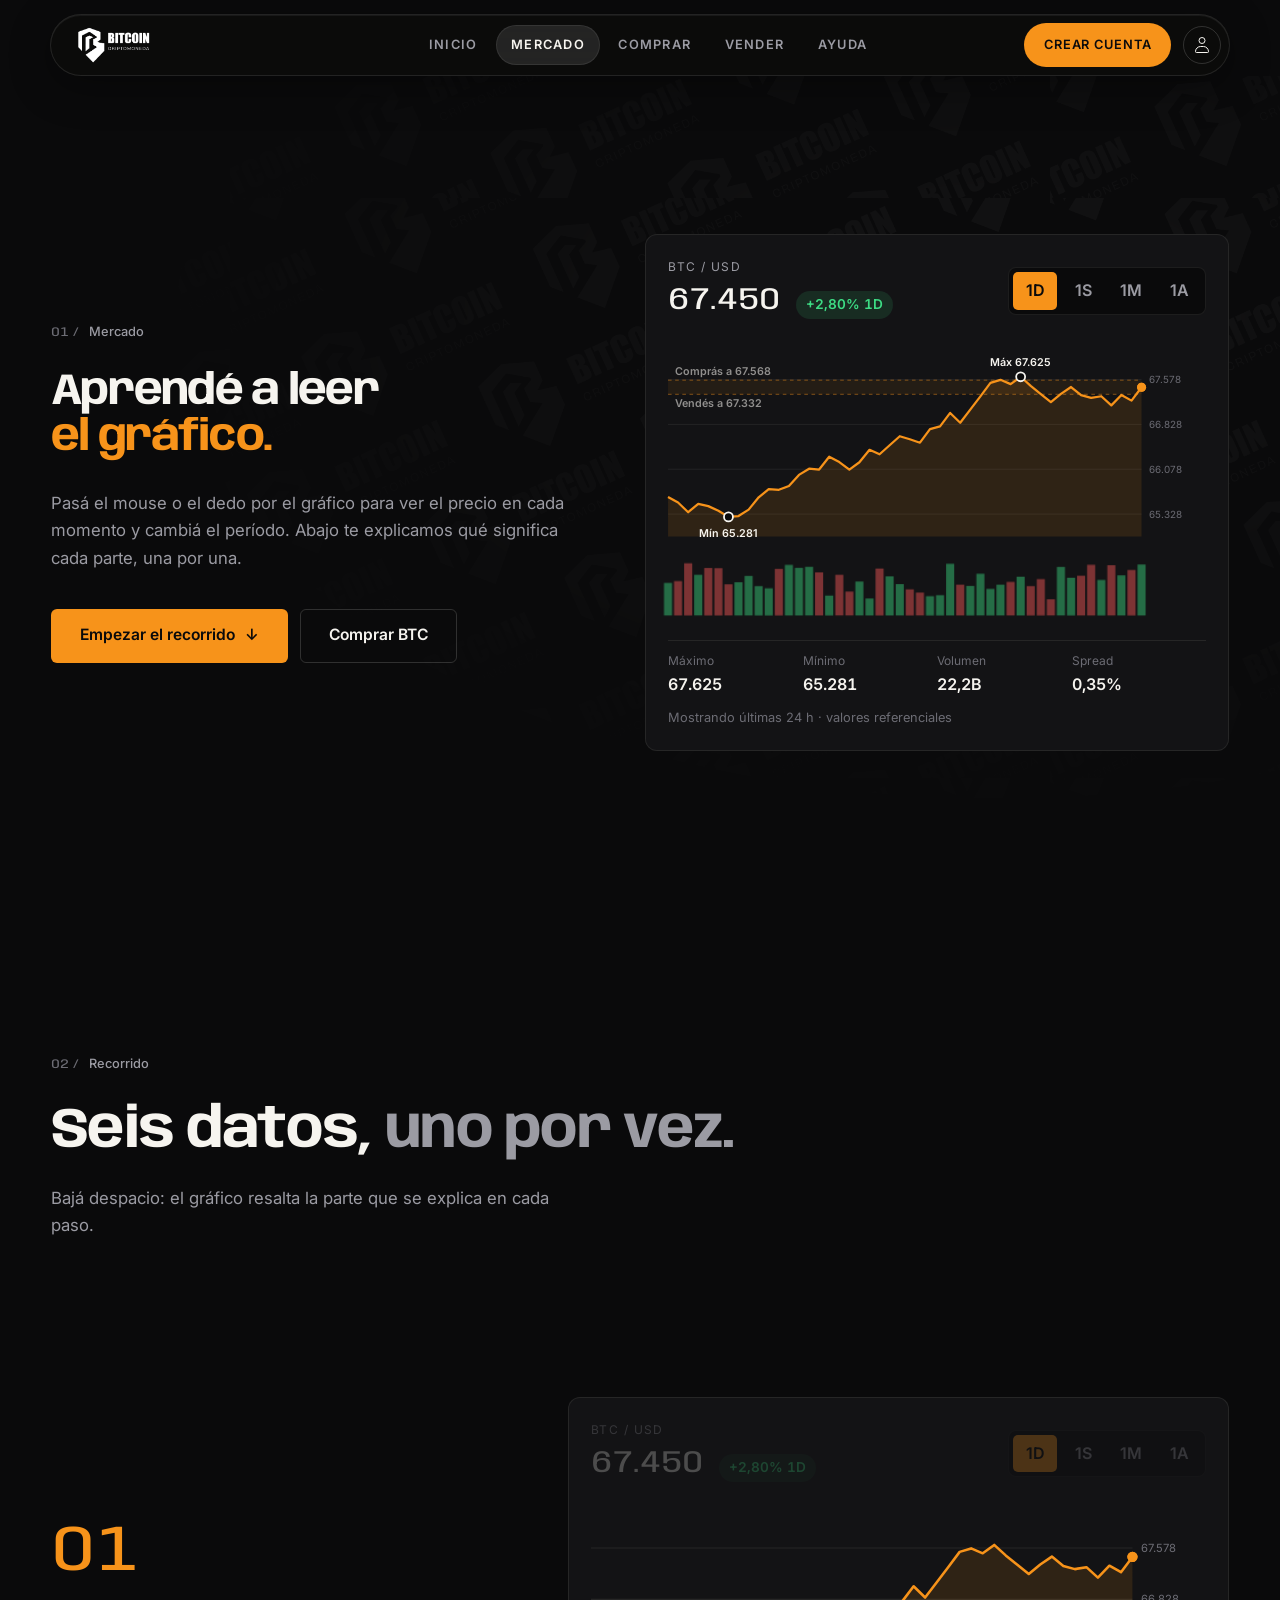
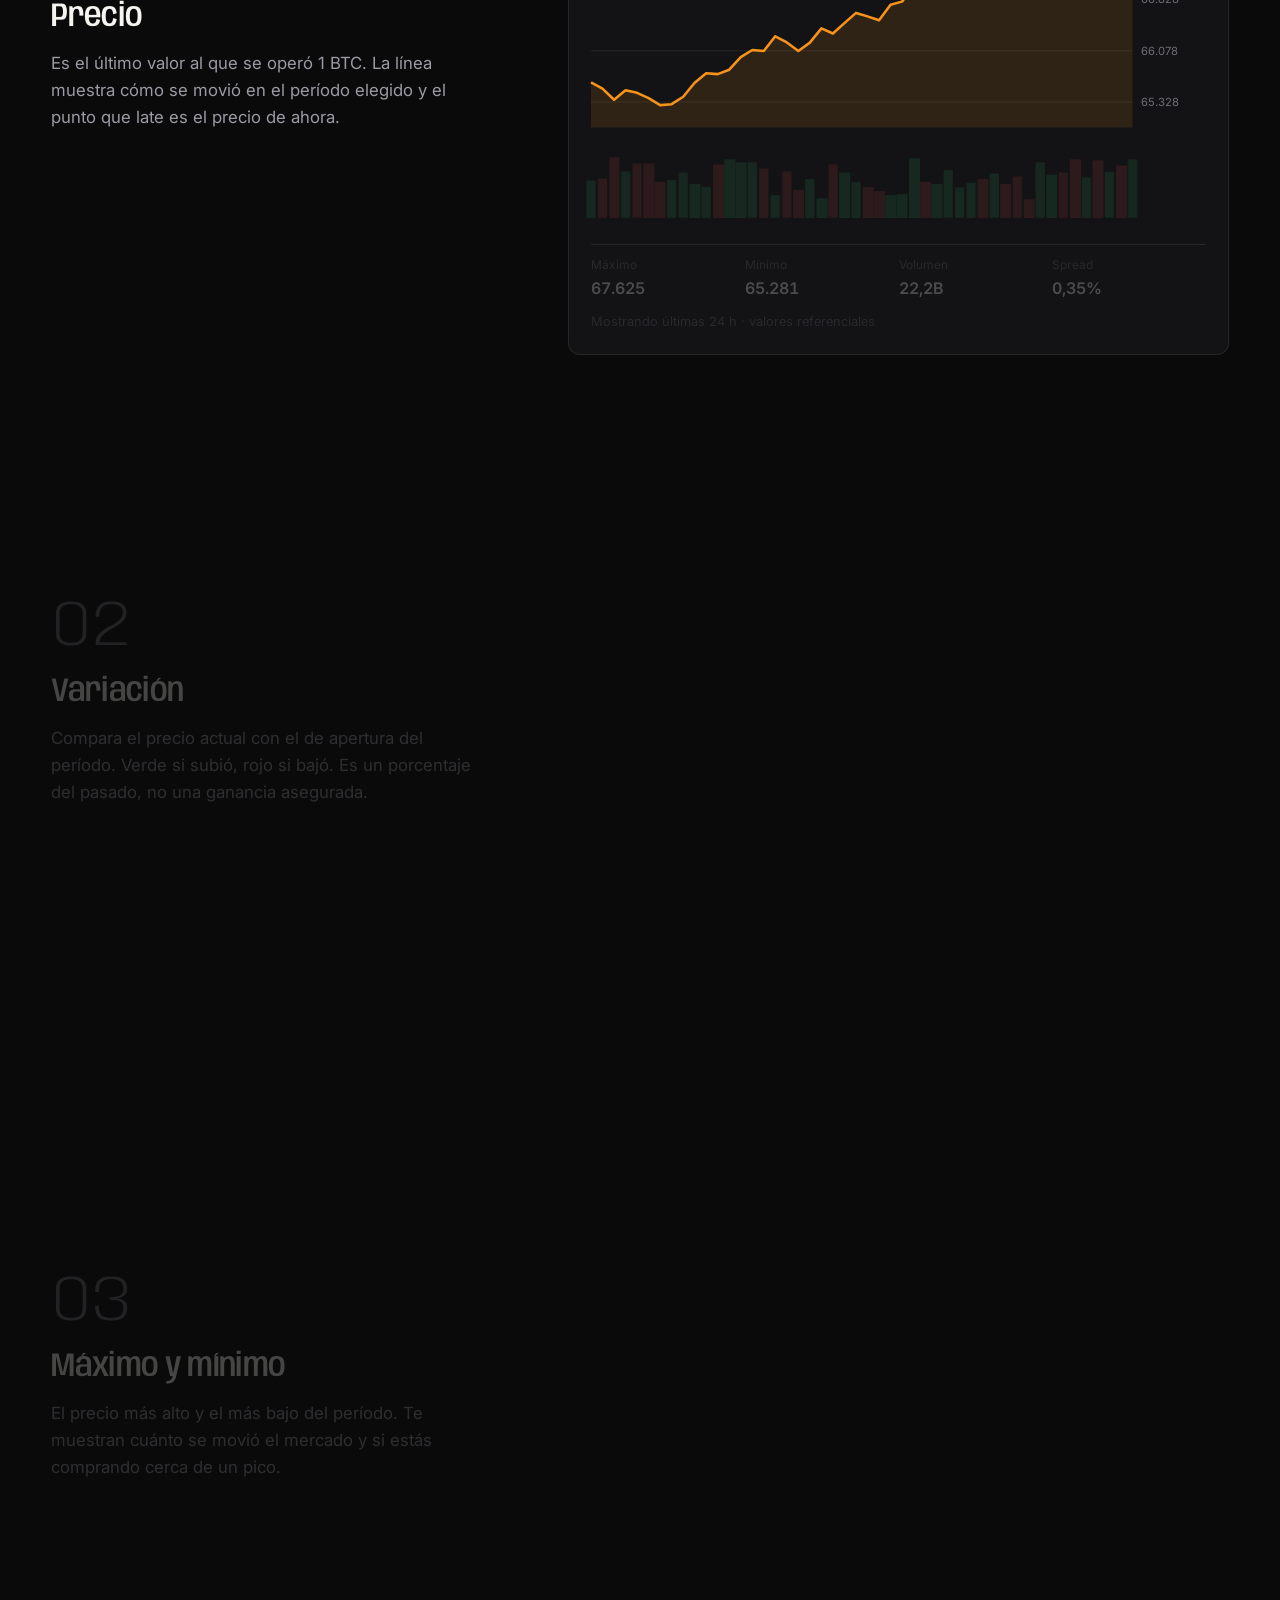
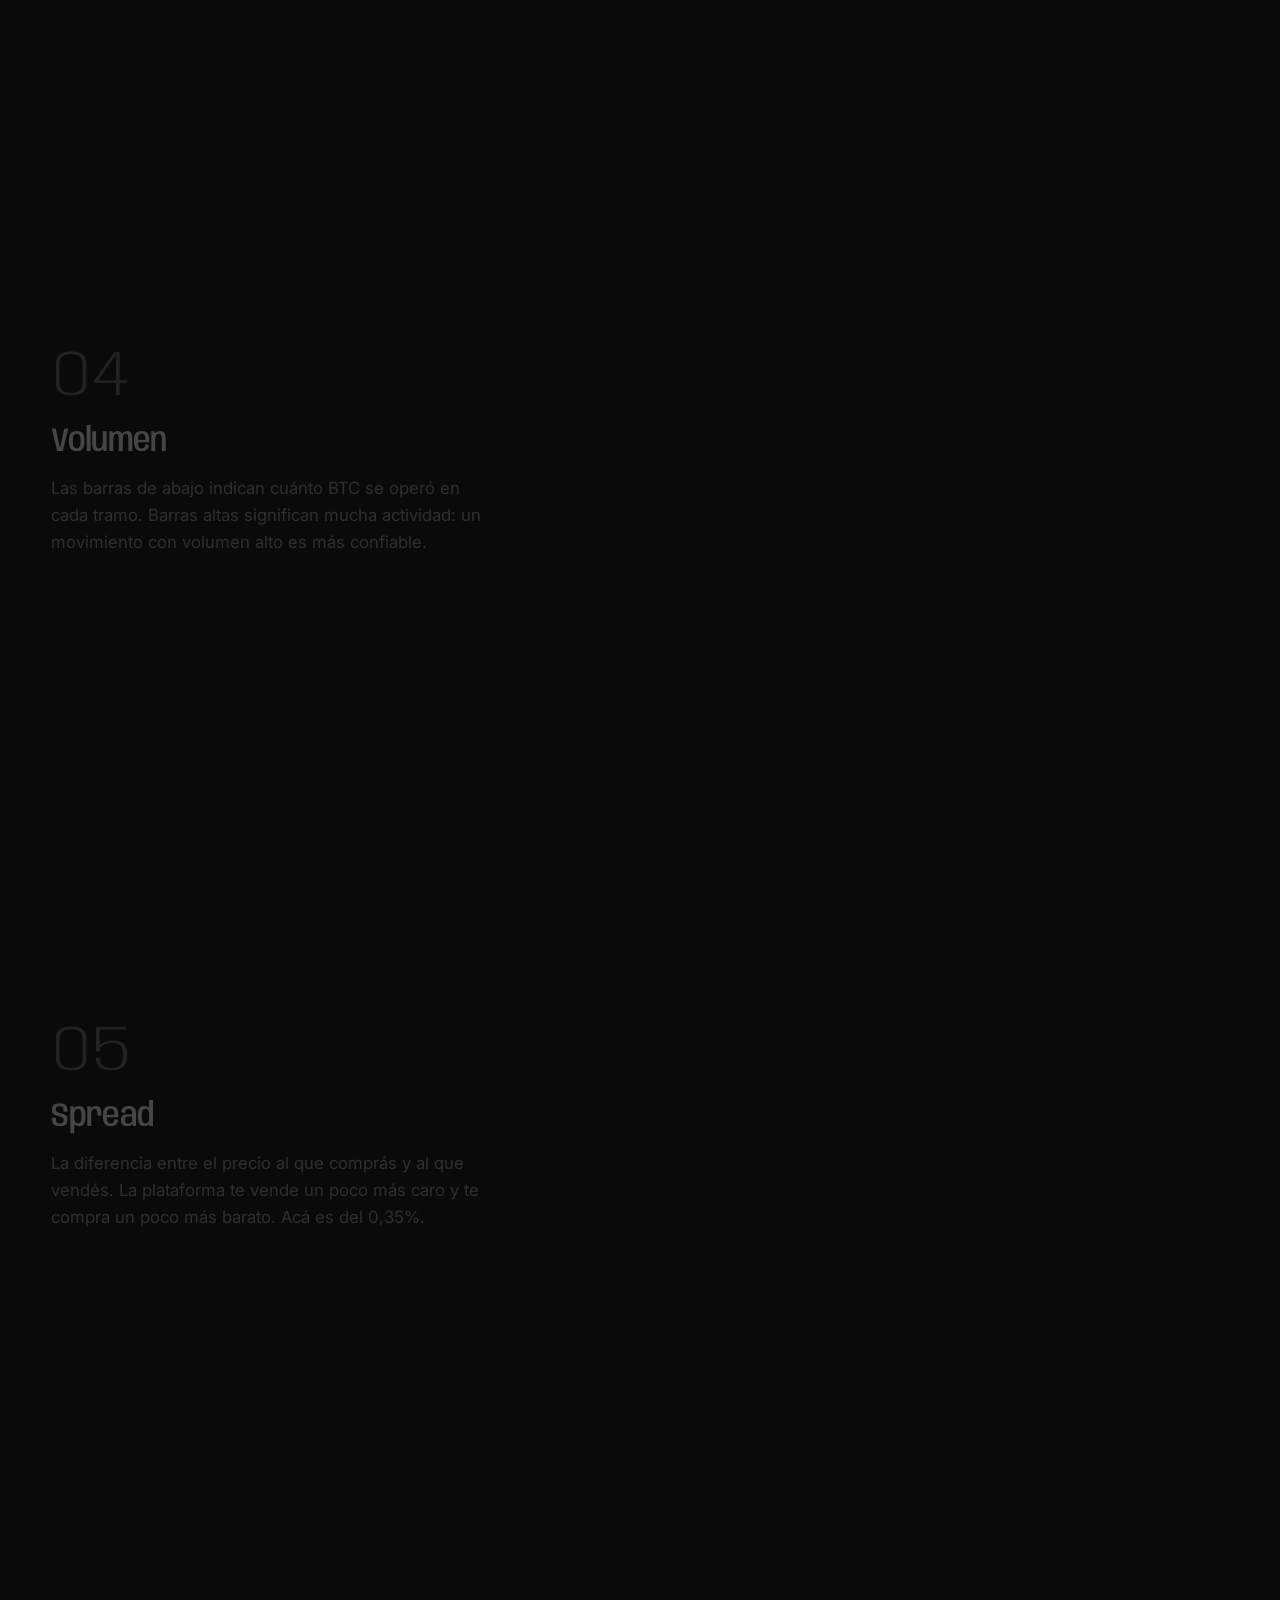
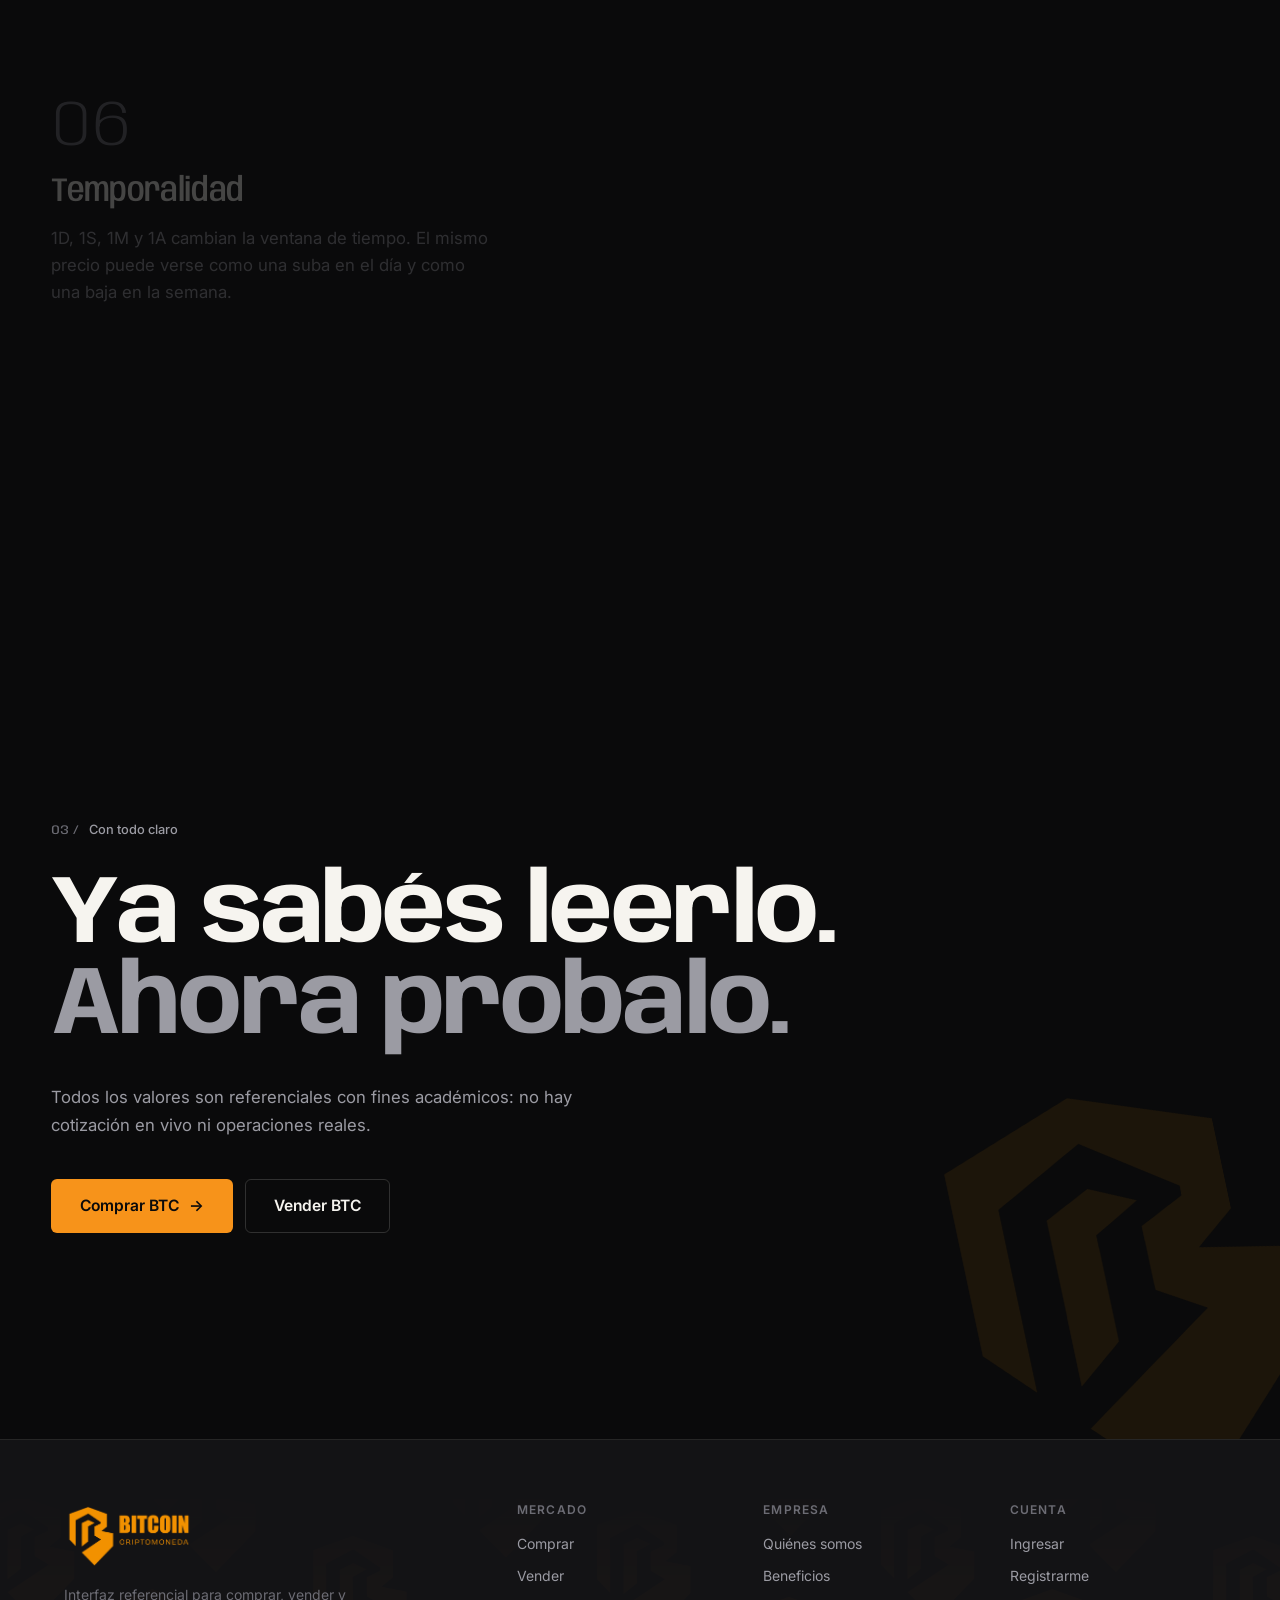
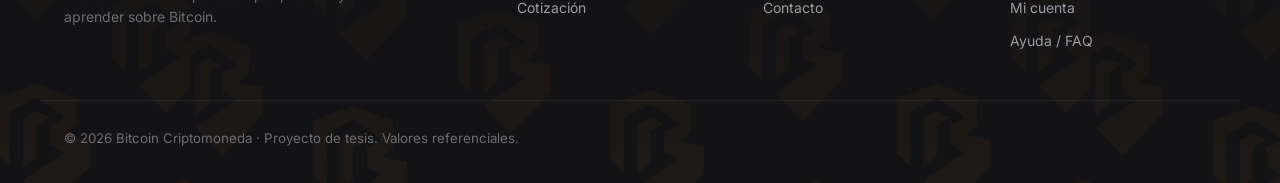
<file: Paginas/mercado.html>
<!DOCTYPE html>
<html lang="es">
<head>
  <meta charset="UTF-8">
  <meta name="viewport" content="width=device-width, initial-scale=1.0">
  <title>Mercado | Bitcoin Criptomoneda</title>
  <meta name="description" content="Aprendé a leer el gráfico de Bitcoin: precio, variación, máximo y mínimo, volumen, spread y temporalidad.">
  <link rel="icon" type="image/png" href="../assets/Logo/IsoNaranja.png">
  <link rel="preconnect" href="https://fonts.googleapis.com">
  <link rel="preconnect" href="https://fonts.gstatic.com" crossorigin>
  <link href="https://fonts.googleapis.com/css2?family=Anybody:ital,wdth,wght@0,50..150,100..900;1,50..150,100..900&family=Inter:wght@400;500;600&display=swap" rel="stylesheet">
  <link rel="stylesheet" href="../css/site.css">
  <link rel="stylesheet" href="../css/landing.css">
</head>
<body class="landing landing-market">
  <a class="skip-link" href="#main">Saltar al contenido</a>

  <div class="scroll-progress" aria-hidden="true"><span></span></div>

  <header class="topbar">
    <div class="topbar-inner">
      <a class="brand" href="../index.html" aria-label="Bitcoin inicio">
        <img src="../assets/Logo/LogoBlanco.png" alt="Bitcoin">
      </a>

      <nav class="desktop-nav" aria-label="Menu principal">
        <a href="../index.html">Inicio</a>
        <a href="mercado.html" aria-current="page">Mercado</a>
        <a href="comprar.html">Comprar</a>
        <a href="vender.html">Vender</a>
        <a href="ayuda-faq.html">Ayuda</a>
      </nav>

      <div class="account-actions">
        <a class="button button-primary button-sm register-link" href="registro.html">Crear cuenta</a>
        <div class="account-menu">
          <button class="account-icon-link" type="button" aria-label="Abrir menu de cuenta" aria-expanded="false">
            <span class="account-icon"></span>
          </button>
          <div class="account-dropdown">
            <div class="account-dropdown-title"><span class="account-icon"></span><strong data-session-greeting>Hola!</strong></div>
            <a href="ingresar.html">Ingresar</a>
            <a href="mi-cuenta.html">Mi cuenta</a>
            <a href="registro.html">Registrarme</a>
            <a href="ingresar.html" data-logout>Cerrar sesion</a>
          </div>
        </div>
        <button class="menu-toggle" type="button" aria-label="Abrir menu" aria-expanded="false" aria-controls="mobile-menu">
          <span></span>
          <span></span>
          <span></span>
        </button>
      </div>
    </div>
  </header>

  <nav class="mobile-menu" id="mobile-menu" aria-label="Menu mobile">
    <p class="mobile-menu-label">Explorar</p>
    <a href="../index.html">Inicio</a>
    <a href="mercado.html" aria-current="page">Mercado</a>
    <a href="comprar.html">Comprar</a>
    <a href="vender.html">Vender</a>
    <a href="ayuda-faq.html">Ayuda</a>
    <p class="mobile-menu-label">Más</p>
    <a href="quienes-somos.html">Quiénes somos</a>
    <a href="beneficios.html">Beneficios</a>
    <a href="contacto.html">Contacto</a>
    <div class="mobile-menu-actions">
      <a class="button button-outline" href="ingresar.html">Ingresar</a>
      <a class="button button-primary" href="registro.html">Crear cuenta</a>
    </div>
  </nav>

  <main id="main">

    <!-- 01 — Grafico interactivo -->
    <section class="l-hero mk-hero" id="grafico">
      <div class="l-container l-hero-grid mk-hero-grid">
        <div class="l-hero-copy">
          <p class="l-index l-fade" style="--d:0"><span>01</span> Mercado</p>
          <h1 class="l-hero-title mk-title">
            <span class="l-line"><span style="--d:1">Aprendé a leer</span></span>
            <span class="l-line"><span style="--d:2"><em>el gráfico.</em></span></span>
          </h1>
          <p class="l-lead l-fade" style="--d:3">Pasá el mouse o el dedo por el gráfico para ver el precio en cada momento y cambiá el período. Abajo te explicamos qué significa cada parte, una por una.</p>
          <div class="l-actions l-fade" style="--d:4">
            <a class="l-btn l-btn-primary" href="#recorrido">Empezar el recorrido <span aria-hidden="true">↓</span></a>
            <a class="l-btn l-btn-ghost" href="comprar.html">Comprar BTC</a>
          </div>
        </div>

        <div class="mk l-fade" style="--d:3" data-chart="play" aria-label="Gráfico interactivo referencial de BTC/USD"></div>
      </div>
    </section>

    <!-- 02 — Recorrido: cada parte del grafico -->
    <section class="mk-tour" id="recorrido">
      <div class="l-container">
        <header class="l-head l-reveal">
          <p class="l-index"><span>02</span> Recorrido</p>
          <h2>Seis datos, <em>uno por vez.</em></h2>
          <p class="l-lead">Bajá despacio: el gráfico resalta la parte que se explica en cada paso.</p>
        </header>

        <div class="mk-tour-grid">
          <ol class="mk-steps">
            <li class="mk-step is-active" data-focus="price">
              <span class="l-step-num">01</span>
              <h3>Precio</h3>
              <p>Es el último valor al que se operó 1 BTC. La línea muestra cómo se movió en el período elegido y el punto que late es el precio de ahora.</p>
            </li>
            <li class="mk-step" data-focus="change">
              <span class="l-step-num">02</span>
              <h3>Variación</h3>
              <p>Compara el precio actual con el de apertura del período. Verde si subió, rojo si bajó. Es un porcentaje del pasado, no una ganancia asegurada.</p>
            </li>
            <li class="mk-step" data-focus="range">
              <span class="l-step-num">03</span>
              <h3>Máximo y mínimo</h3>
              <p>El precio más alto y el más bajo del período. Te muestran cuánto se movió el mercado y si estás comprando cerca de un pico.</p>
            </li>
            <li class="mk-step" data-focus="volume">
              <span class="l-step-num">04</span>
              <h3>Volumen</h3>
              <p>Las barras de abajo indican cuánto BTC se operó en cada tramo. Barras altas significan mucha actividad: un movimiento con volumen alto es más confiable.</p>
            </li>
            <li class="mk-step" data-focus="spread">
              <span class="l-step-num">05</span>
              <h3>Spread</h3>
              <p>La diferencia entre el precio al que comprás y al que vendés. La plataforma te vende un poco más caro y te compra un poco más barato. Acá es del 0,35%.</p>
            </li>
            <li class="mk-step" data-focus="period">
              <span class="l-step-num">06</span>
              <h3>Temporalidad</h3>
              <p>1D, 1S, 1M y 1A cambian la ventana de tiempo. El mismo precio puede verse como una suba en el día y como una baja en la semana.</p>
            </li>
          </ol>

          <div class="mk-stage">
            <div class="mk" data-chart="tour" data-focus="price" aria-hidden="true"></div>
          </div>
        </div>
      </div>
    </section>

    <!-- 03 — Cierre -->
    <section class="l-close" id="cierre">
      <div class="l-container">
        <div class="l-close-inner l-reveal">
          <p class="l-index"><span>03</span> Con todo claro</p>
          <h2>Ya sabés leerlo.<br><em>Ahora probalo.</em></h2>
          <p class="l-lead">Todos los valores son referenciales con fines académicos: no hay cotización en vivo ni operaciones reales.</p>
          <div class="l-actions">
            <a class="l-btn l-btn-primary" href="comprar.html">Comprar BTC <span aria-hidden="true">→</span></a>
            <a class="l-btn l-btn-ghost" href="vender.html">Vender BTC</a>
          </div>
        </div>
      </div>
    </section>
  </main>

  <footer class="footer">
    <div class="container footer-grid">
      <div class="footer-brand">
        <img src="../assets/Logo/LogoNaranja.png" alt="Bitcoin">
        <p>Interfaz referencial para comprar, vender y aprender sobre Bitcoin.</p>
      </div>
      <nav aria-label="Mercado">
        <h4>Mercado</h4>
        <a href="comprar.html">Comprar</a>
        <a href="vender.html">Vender</a>
        <a href="mercado.html">Cotización</a>
      </nav>
      <nav aria-label="Empresa">
        <h4>Empresa</h4>
        <a href="quienes-somos.html">Quiénes somos</a>
        <a href="beneficios.html">Beneficios</a>
        <a href="contacto.html">Contacto</a>
      </nav>
      <nav aria-label="Cuenta">
        <h4>Cuenta</h4>
        <a href="ingresar.html">Ingresar</a>
        <a href="registro.html">Registrarme</a>
        <a href="mi-cuenta.html">Mi cuenta</a>
        <a href="ayuda-faq.html">Ayuda / FAQ</a>
      </nav>
    </div>
    <div class="container footer-bottom">
      <small>© 2026 Bitcoin Criptomoneda · Proyecto de tesis. Valores referenciales.</small>
    </div>
  </footer>

  <script src="../js/script.js"></script>
  <script src="../js/landing.js"></script>
  <script src="../js/mercado.js"></script>
</body>
</html>
</file>
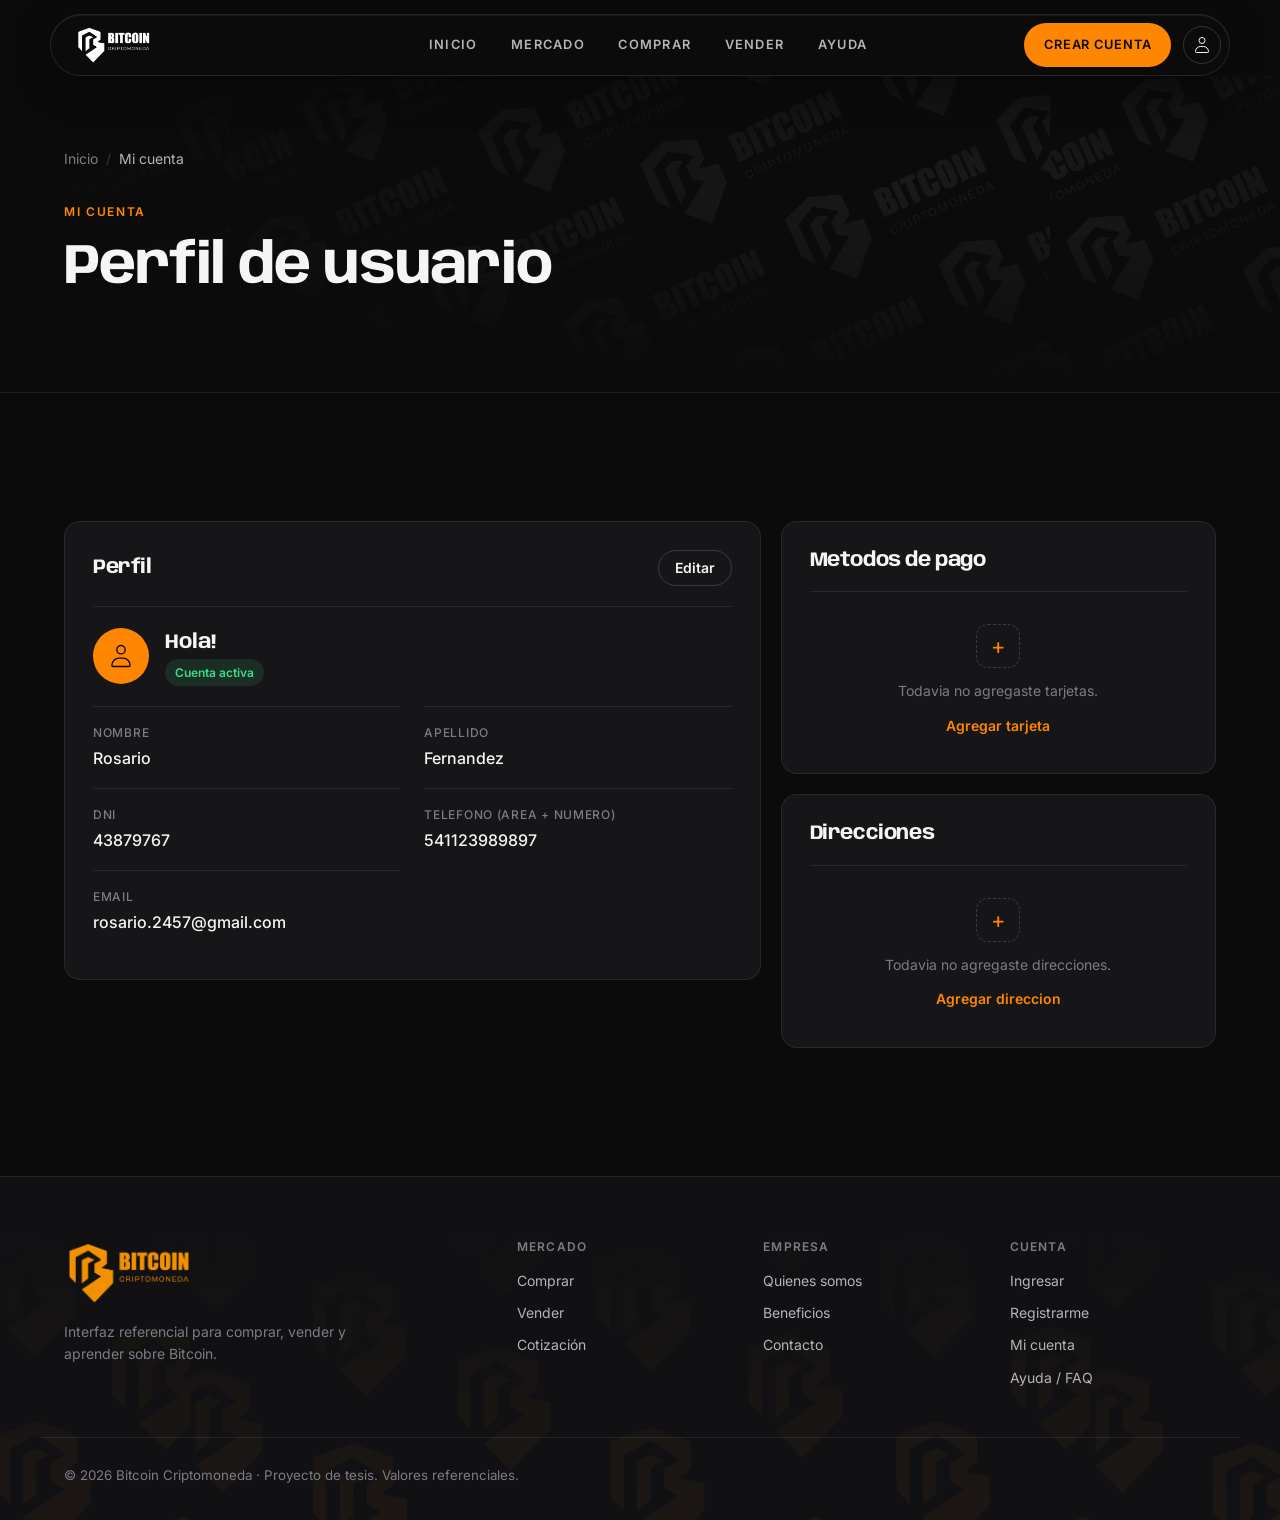
<file: Paginas/mi-cuenta.html>
<!DOCTYPE html>
<html lang="es">
<head>
  <meta charset="UTF-8">
  <meta name="viewport" content="width=device-width, initial-scale=1.0">
  <title>Mi cuenta | Bitcoin Criptomoneda</title>
  <meta name="description" content="Perfil de usuario, metodos de pago y direcciones.">
  <link rel="icon" type="image/png" href="../assets/Logo/IsoNaranja.png">
  <link rel="preconnect" href="https://fonts.googleapis.com">
  <link rel="preconnect" href="https://fonts.gstatic.com" crossorigin>
  <link href="https://fonts.googleapis.com/css2?family=Anybody:wght@400;600;700&family=Inter:wght@400;500;600&display=swap" rel="stylesheet">
  <link rel="stylesheet" href="../css/site.css">
  <link rel="stylesheet" href="../css/pages.css">
</head>
<body>
  <a class="skip-link" href="#main">Saltar al contenido</a>

  <header class="topbar">
    <div class="topbar-inner">
      <a class="brand" href="../index.html" aria-label="Bitcoin inicio">
        <img src="../assets/Logo/LogoBlanco.png" alt="Bitcoin">
      </a>

      <nav class="desktop-nav" aria-label="Menu principal">
        <a href="../index.html">Inicio</a>
        <a href="mercado.html">Mercado</a>
        <a href="comprar.html">Comprar</a>
        <a href="vender.html">Vender</a>
        <a href="ayuda-faq.html">Ayuda</a>
      </nav>

      <div class="account-actions">
        <a class="button button-primary button-sm register-link" href="registro.html">Crear cuenta</a>
        <div class="account-menu">
          <button class="account-icon-link" type="button" aria-label="Abrir menu de cuenta" aria-expanded="false">
            <span class="account-icon"></span>
          </button>
          <div class="account-dropdown">
            <div class="account-dropdown-title"><span class="account-icon"></span><strong data-session-greeting>Hola!</strong></div>
            <a href="ingresar.html">Ingresar</a>
            <a href="mi-cuenta.html">Mi cuenta</a>
            <a href="registro.html">Registrarme</a>
            <a href="ingresar.html" data-logout>Cerrar sesion</a>
          </div>
        </div>
        <button class="menu-toggle" type="button" aria-label="Abrir menu" aria-expanded="false" aria-controls="mobile-menu">
          <span></span>
          <span></span>
          <span></span>
        </button>
      </div>
    </div>
  </header>

  <nav class="mobile-menu" id="mobile-menu" aria-label="Menu mobile">
    <p class="mobile-menu-label">Explorar</p>
    <a href="../index.html">Inicio</a>
    <a href="mercado.html">Mercado</a>
    <a href="comprar.html">Comprar</a>
    <a href="vender.html">Vender</a>
    <a href="ayuda-faq.html">Ayuda</a>
    <p class="mobile-menu-label">Más</p>
    <a href="quienes-somos.html">Quiénes somos</a>
    <a href="beneficios.html">Beneficios</a>
    <a href="contacto.html">Contacto</a>
    <div class="mobile-menu-actions">
      <a class="button button-outline" href="ingresar.html">Ingresar</a>
      <a class="button button-primary" href="registro.html">Crear cuenta</a>
    </div>
  </nav>

  <main id="main">
    <section class="page-hero">
      <div class="container">
        <ol class="breadcrumb">
            <li><a href="../index.html">Inicio</a></li>
            <li><span aria-current="page">Mi cuenta</span></li>
          </ol>
        <div class="reveal">
          <p class="eyebrow">Mi cuenta</p>
          <h1>Perfil de usuario</h1>
        </div>
      </div>
    </section>

    <section class="section">
      <div class="container account-grid">
        <article class="panel card reveal">
          <header class="panel-head">
            <h2>Perfil</h2>
            <a class="button button-outline button-sm" href="registro.html">Editar</a>
          </header>
          <div class="profile-top">
            <span class="avatar"><span class="account-icon"></span></span>
            <div>
              <strong data-session-greeting>Hola!</strong>
              <span class="badge badge-up">Cuenta activa</span>
            </div>
          </div>
          <dl class="profile-details">
            <div><dt>Nombre</dt><dd data-profile-name>Rosario</dd></div>
            <div><dt>Apellido</dt><dd data-profile-lastname>Fernandez</dd></div>
            <div><dt>DNI</dt><dd>43879767</dd></div>
            <div><dt>Telefono (area + numero)</dt><dd>541123989897</dd></div>
            <div><dt>Email</dt><dd data-profile-email>rosario.2457@gmail.com</dd></div>
          </dl>
        </article>

        <div class="side-panels">
          <article class="panel card reveal">
            <header class="panel-head"><h2>Metodos de pago</h2></header>
            <div class="empty-state">
              <span class="add-icon" aria-hidden="true">+</span>
              <p>Todavia no agregaste tarjetas.</p>
              <a class="text-link" href="contacto.html">Agregar tarjeta</a>
            </div>
          </article>
          <article class="panel card reveal">
            <header class="panel-head"><h2>Direcciones</h2></header>
            <div class="empty-state">
              <span class="add-icon" aria-hidden="true">+</span>
              <p>Todavia no agregaste direcciones.</p>
              <a class="text-link" href="contacto.html">Agregar direccion</a>
            </div>
          </article>
        </div>
      </div>
    </section>
  </main>

  <footer class="footer">
    <div class="container footer-grid">
      <div class="footer-brand">
        <img src="../assets/Logo/LogoNaranja.png" alt="Bitcoin">
        <p>Interfaz referencial para comprar, vender y aprender sobre Bitcoin.</p>
      </div>
      <nav aria-label="Mercado">
        <h4>Mercado</h4>
        <a href="comprar.html">Comprar</a>
        <a href="vender.html">Vender</a>
        <a href="mercado.html">Cotización</a>
      </nav>
      <nav aria-label="Empresa">
        <h4>Empresa</h4>
        <a href="quienes-somos.html">Quienes somos</a>
        <a href="beneficios.html">Beneficios</a>
        <a href="contacto.html">Contacto</a>
      </nav>
      <nav aria-label="Cuenta">
        <h4>Cuenta</h4>
        <a href="ingresar.html">Ingresar</a>
        <a href="registro.html">Registrarme</a>
        <a href="mi-cuenta.html">Mi cuenta</a>
        <a href="ayuda-faq.html">Ayuda / FAQ</a>
      </nav>
    </div>
    <div class="container footer-bottom">
      <small>© 2026 Bitcoin Criptomoneda · Proyecto de tesis. Valores referenciales.</small>
    </div>
  </footer>

  <script src="../js/script.js"></script>
</body>
</html>
</file>
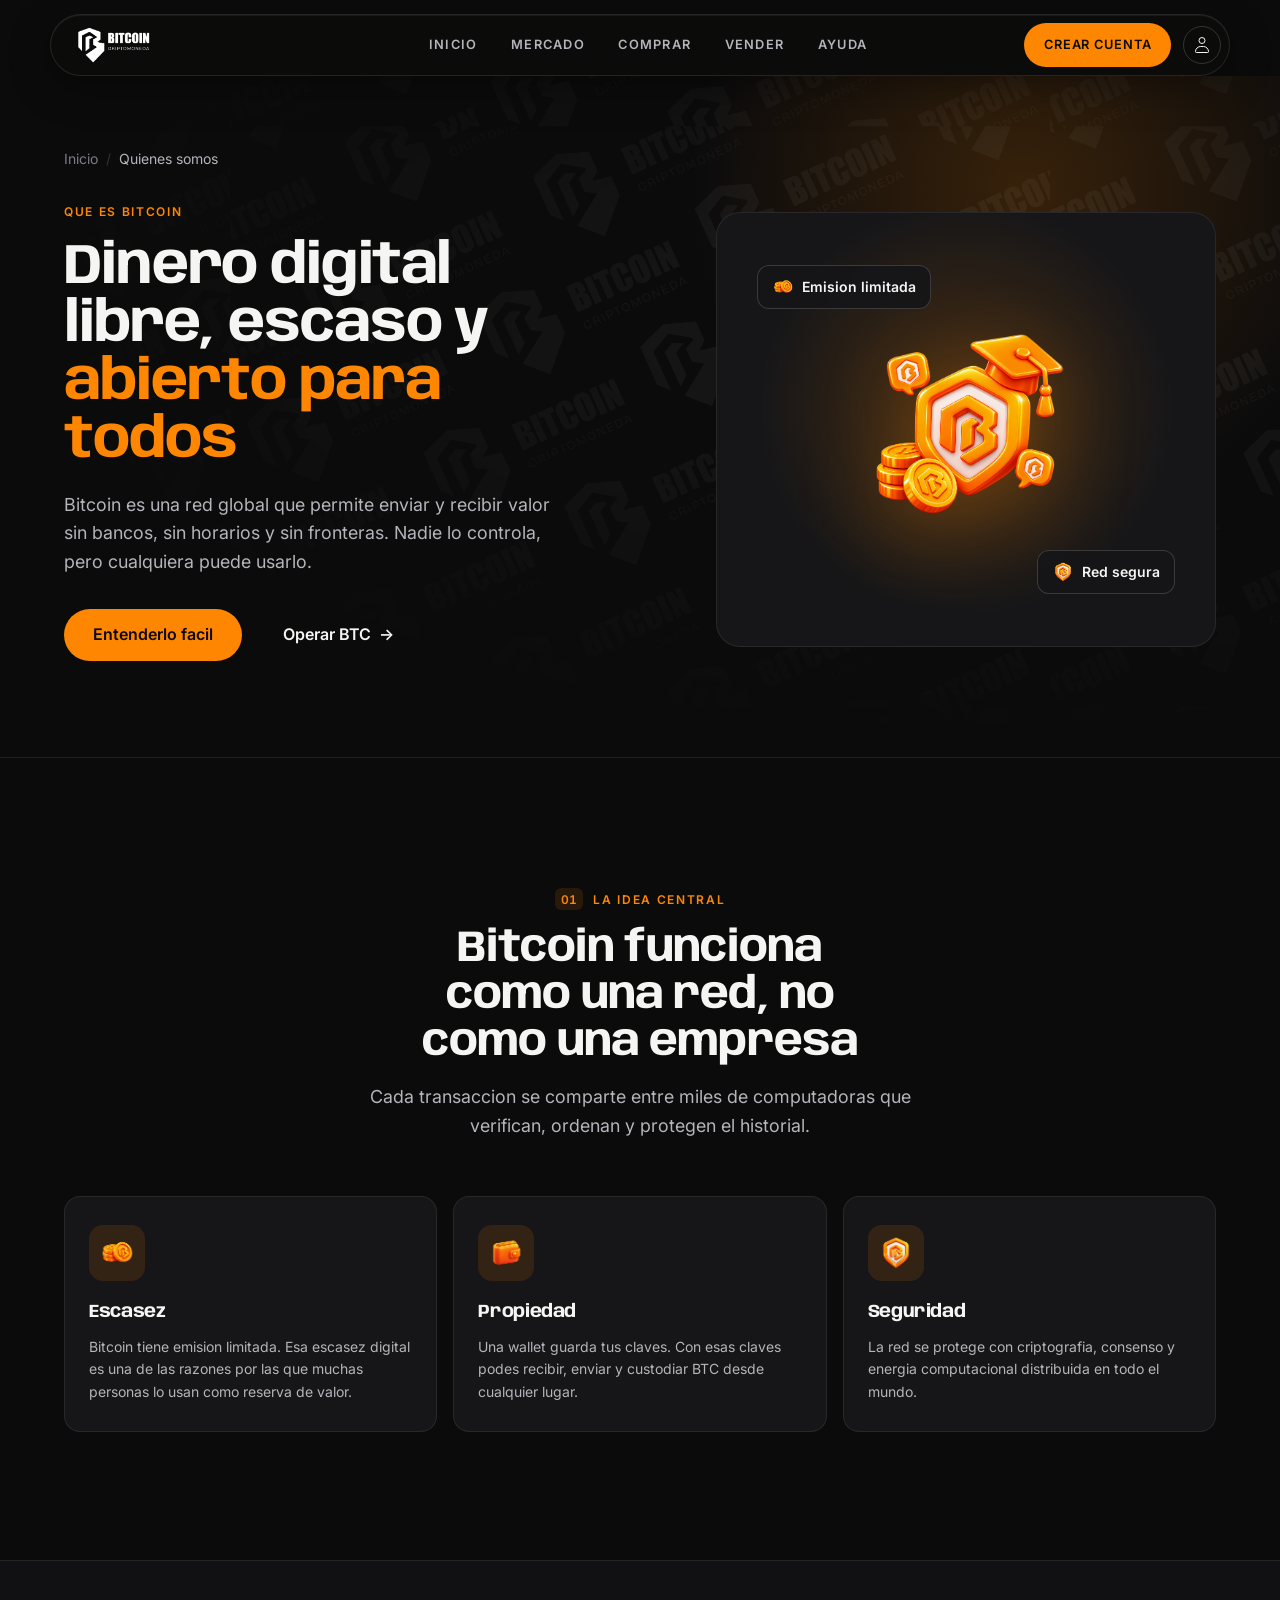
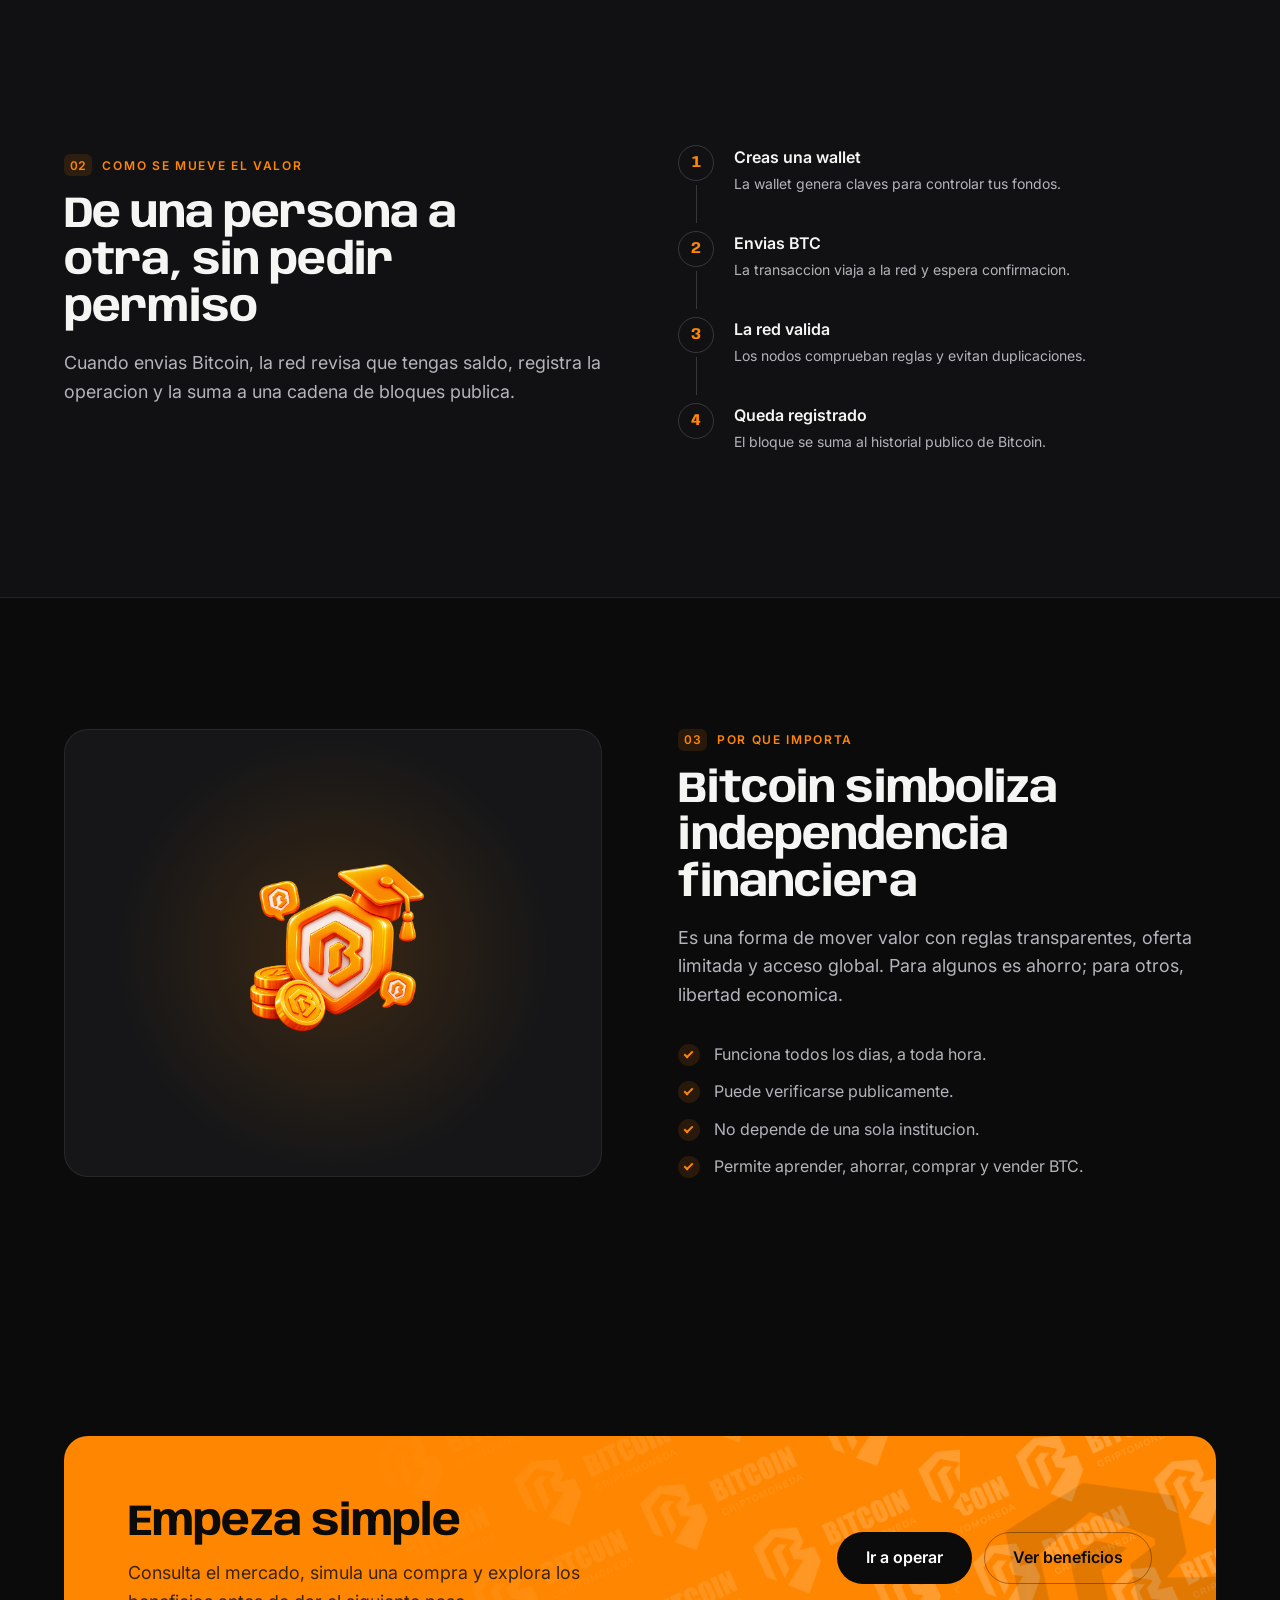
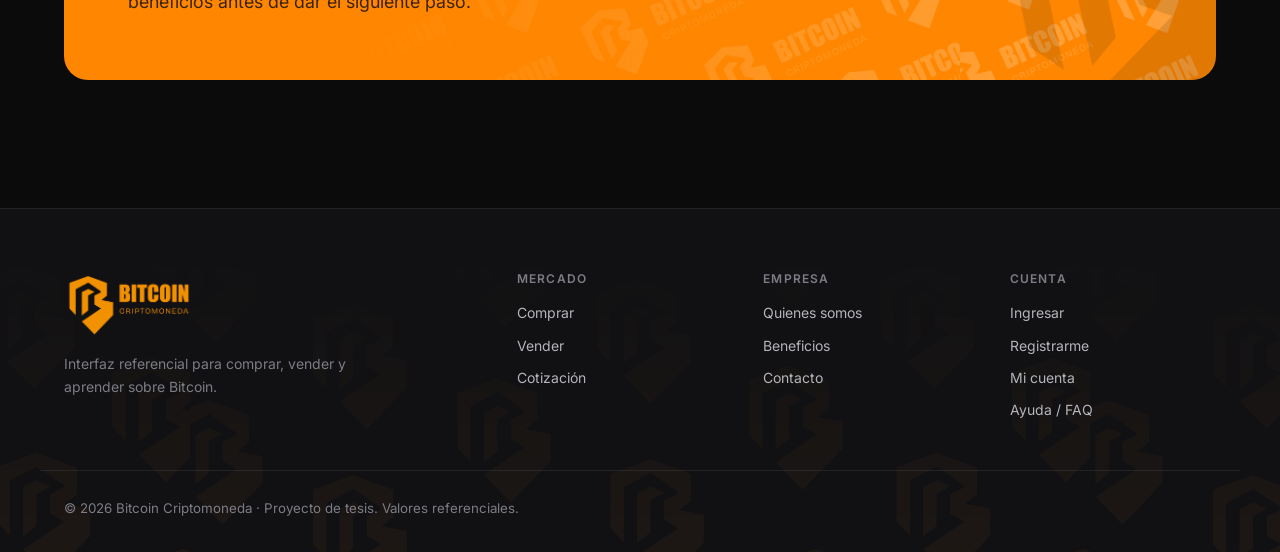
<file: Paginas/quienes-somos.html>
<!DOCTYPE html>
<html lang="es">
<head>
  <meta charset="UTF-8">
  <meta name="viewport" content="width=device-width, initial-scale=1.0">
  <title>Quienes somos | Bitcoin Criptomoneda</title>
  <meta name="description" content="Que es Bitcoin, como funciona y por que importa.">
  <link rel="icon" type="image/png" href="../assets/Logo/IsoNaranja.png">
  <link rel="preconnect" href="https://fonts.googleapis.com">
  <link rel="preconnect" href="https://fonts.gstatic.com" crossorigin>
  <link href="https://fonts.googleapis.com/css2?family=Anybody:wght@400;600;700&family=Inter:wght@400;500;600&display=swap" rel="stylesheet">
  <link rel="stylesheet" href="../css/site.css">
  <link rel="stylesheet" href="../css/pages.css">
</head>
<body>
  <a class="skip-link" href="#main">Saltar al contenido</a>

  <header class="topbar">
    <div class="topbar-inner">
      <a class="brand" href="../index.html" aria-label="Bitcoin inicio">
        <img src="../assets/Logo/LogoBlanco.png" alt="Bitcoin">
      </a>

      <nav class="desktop-nav" aria-label="Menu principal">
        <a href="../index.html">Inicio</a>
        <a href="mercado.html">Mercado</a>
        <a href="comprar.html">Comprar</a>
        <a href="vender.html">Vender</a>
        <a href="ayuda-faq.html">Ayuda</a>
      </nav>

      <div class="account-actions">
        <a class="button button-primary button-sm register-link" href="registro.html">Crear cuenta</a>
        <div class="account-menu">
          <button class="account-icon-link" type="button" aria-label="Abrir menu de cuenta" aria-expanded="false">
            <span class="account-icon"></span>
          </button>
          <div class="account-dropdown">
            <div class="account-dropdown-title"><span class="account-icon"></span><strong data-session-greeting>Hola!</strong></div>
            <a href="ingresar.html">Ingresar</a>
            <a href="mi-cuenta.html">Mi cuenta</a>
            <a href="registro.html">Registrarme</a>
            <a href="ingresar.html" data-logout>Cerrar sesion</a>
          </div>
        </div>
        <button class="menu-toggle" type="button" aria-label="Abrir menu" aria-expanded="false" aria-controls="mobile-menu">
          <span></span>
          <span></span>
          <span></span>
        </button>
      </div>
    </div>
  </header>

  <nav class="mobile-menu" id="mobile-menu" aria-label="Menu mobile">
    <p class="mobile-menu-label">Explorar</p>
    <a href="../index.html">Inicio</a>
    <a href="mercado.html">Mercado</a>
    <a href="comprar.html">Comprar</a>
    <a href="vender.html">Vender</a>
    <a href="ayuda-faq.html">Ayuda</a>
    <p class="mobile-menu-label">Más</p>
    <a href="quienes-somos.html" aria-current="page">Quiénes somos</a>
    <a href="beneficios.html">Beneficios</a>
    <a href="contacto.html">Contacto</a>
    <div class="mobile-menu-actions">
      <a class="button button-outline" href="ingresar.html">Ingresar</a>
      <a class="button button-primary" href="registro.html">Crear cuenta</a>
    </div>
  </nav>

  <main id="main">
    <section class="page-hero">
      <div class="hero-glow" aria-hidden="true"></div>
      <div class="container">
        <ol class="breadcrumb">
            <li><a href="../index.html">Inicio</a></li>
            <li><span aria-current="page">Quienes somos</span></li>
          </ol>
        <div class="page-hero-grid">
          <div class="reveal">
            <p class="eyebrow">Que es Bitcoin</p>
            <h1>Dinero digital libre, escaso y <span class="text-accent">abierto para todos</span></h1>
            <p class="lead">Bitcoin es una red global que permite enviar y recibir valor sin bancos, sin horarios y sin fronteras. Nadie lo controla, pero cualquiera puede usarlo.</p>
            <div class="hero-actions">
              <a class="button button-primary button-lg" href="#idea">Entenderlo facil</a>
              <a class="button button-ghost button-lg" href="../index.html#operar">Operar BTC <span aria-hidden="true">→</span></a>
            </div>
          </div>
          <div class="hero-figure reveal" aria-hidden="true">
            <img src="../assets/IconoNuevosWeb/IconoHome.png" alt="">
            <span class="float-chip top"><img src="../assets/IconoNuevosWeb/IconoMoneda.png" alt=""> Emision limitada</span>
            <span class="float-chip bottom"><img src="../assets/IconoNuevosWeb/IconoEscudo2.png" alt=""> Red segura</span>
          </div>
        </div>
      </div>
    </section>

    <section class="section" id="idea">
      <div class="container">
        <header class="section-head section-head-center reveal">
          <p class="eyebrow"><span>01</span> La idea central</p>
          <h2>Bitcoin funciona como una red, no como una empresa</h2>
          <p class="section-lead">Cada transaccion se comparte entre miles de computadoras que verifican, ordenan y protegen el historial.</p>
        </header>
        <div class="feature-grid cols-3">
          <article class="feature-card card reveal">
            <img src="../assets/IconoNuevosWeb/IconoMoneda.png" alt="">
            <h3>Escasez</h3>
            <p>Bitcoin tiene emision limitada. Esa escasez digital es una de las razones por las que muchas personas lo usan como reserva de valor.</p>
          </article>
          <article class="feature-card card reveal">
            <img src="../assets/IconoNuevosWeb/IconoBilletera.png" alt="">
            <h3>Propiedad</h3>
            <p>Una wallet guarda tus claves. Con esas claves podes recibir, enviar y custodiar BTC desde cualquier lugar.</p>
          </article>
          <article class="feature-card card reveal">
            <img src="../assets/IconoNuevosWeb/IconoEscudo2.png" alt="">
            <h3>Seguridad</h3>
            <p>La red se protege con criptografia, consenso y energia computacional distribuida en todo el mundo.</p>
          </article>
        </div>
      </div>
    </section>

    <section class="section section-alt">
      <div class="container split">
        <header class="section-head reveal">
          <p class="eyebrow"><span>02</span> Como se mueve el valor</p>
          <h2>De una persona a otra, sin pedir permiso</h2>
          <p class="section-lead">Cuando envias Bitcoin, la red revisa que tengas saldo, registra la operacion y la suma a una cadena de bloques publica.</p>
        </header>
        <div class="reveal">
            <ol class="steps">
              <li><strong>Creas una wallet</strong><span>La wallet genera claves para controlar tus fondos.</span></li>
              <li><strong>Envias BTC</strong><span>La transaccion viaja a la red y espera confirmacion.</span></li>
              <li><strong>La red valida</strong><span>Los nodos comprueban reglas y evitan duplicaciones.</span></li>
              <li><strong>Queda registrado</strong><span>El bloque se suma al historial publico de Bitcoin.</span></li>
            </ol>
        </div>
      </div>
    </section>

    <section class="section">
      <div class="container split">
        <div class="media-panel reveal" aria-hidden="true">
          <img src="../assets/IconoNuevosWeb/IconoHome.png" alt="">
        </div>
        <div class="reveal">
          <header class="section-head">
            <p class="eyebrow"><span>03</span> Por que importa</p>
            <h2>Bitcoin simboliza independencia financiera</h2>
            <p class="section-lead">Es una forma de mover valor con reglas transparentes, oferta limitada y acceso global. Para algunos es ahorro; para otros, libertad economica.</p>
          </header>
          <ul class="check-list">
            <li>Funciona todos los dias, a toda hora.</li>
            <li>Puede verificarse publicamente.</li>
            <li>No depende de una sola institucion.</li>
            <li>Permite aprender, ahorrar, comprar y vender BTC.</li>
          </ul>
        </div>
      </div>
    </section>

    <section class="section">
      <div class="container">
        <div class="cta-band reveal">
          <div>
            <h2>Empeza simple</h2>
            <p>Consulta el mercado, simula una compra y explora los beneficios antes de dar el siguiente paso.</p>
          </div>
          <div class="cta-actions">
            <a class="button button-dark button-lg" href="../index.html#operar">Ir a operar</a>
            <a class="button button-on-accent button-lg" href="beneficios.html">Ver beneficios</a>
          </div>
        </div>
      </div>
    </section>
  </main>

  <footer class="footer">
    <div class="container footer-grid">
      <div class="footer-brand">
        <img src="../assets/Logo/LogoNaranja.png" alt="Bitcoin">
        <p>Interfaz referencial para comprar, vender y aprender sobre Bitcoin.</p>
      </div>
      <nav aria-label="Mercado">
        <h4>Mercado</h4>
        <a href="comprar.html">Comprar</a>
        <a href="vender.html">Vender</a>
        <a href="mercado.html">Cotización</a>
      </nav>
      <nav aria-label="Empresa">
        <h4>Empresa</h4>
        <a href="quienes-somos.html">Quienes somos</a>
        <a href="beneficios.html">Beneficios</a>
        <a href="contacto.html">Contacto</a>
      </nav>
      <nav aria-label="Cuenta">
        <h4>Cuenta</h4>
        <a href="ingresar.html">Ingresar</a>
        <a href="registro.html">Registrarme</a>
        <a href="mi-cuenta.html">Mi cuenta</a>
        <a href="ayuda-faq.html">Ayuda / FAQ</a>
      </nav>
    </div>
    <div class="container footer-bottom">
      <small>© 2026 Bitcoin Criptomoneda · Proyecto de tesis. Valores referenciales.</small>
    </div>
  </footer>

  <script src="../js/script.js"></script>
</body>
</html>
</file>
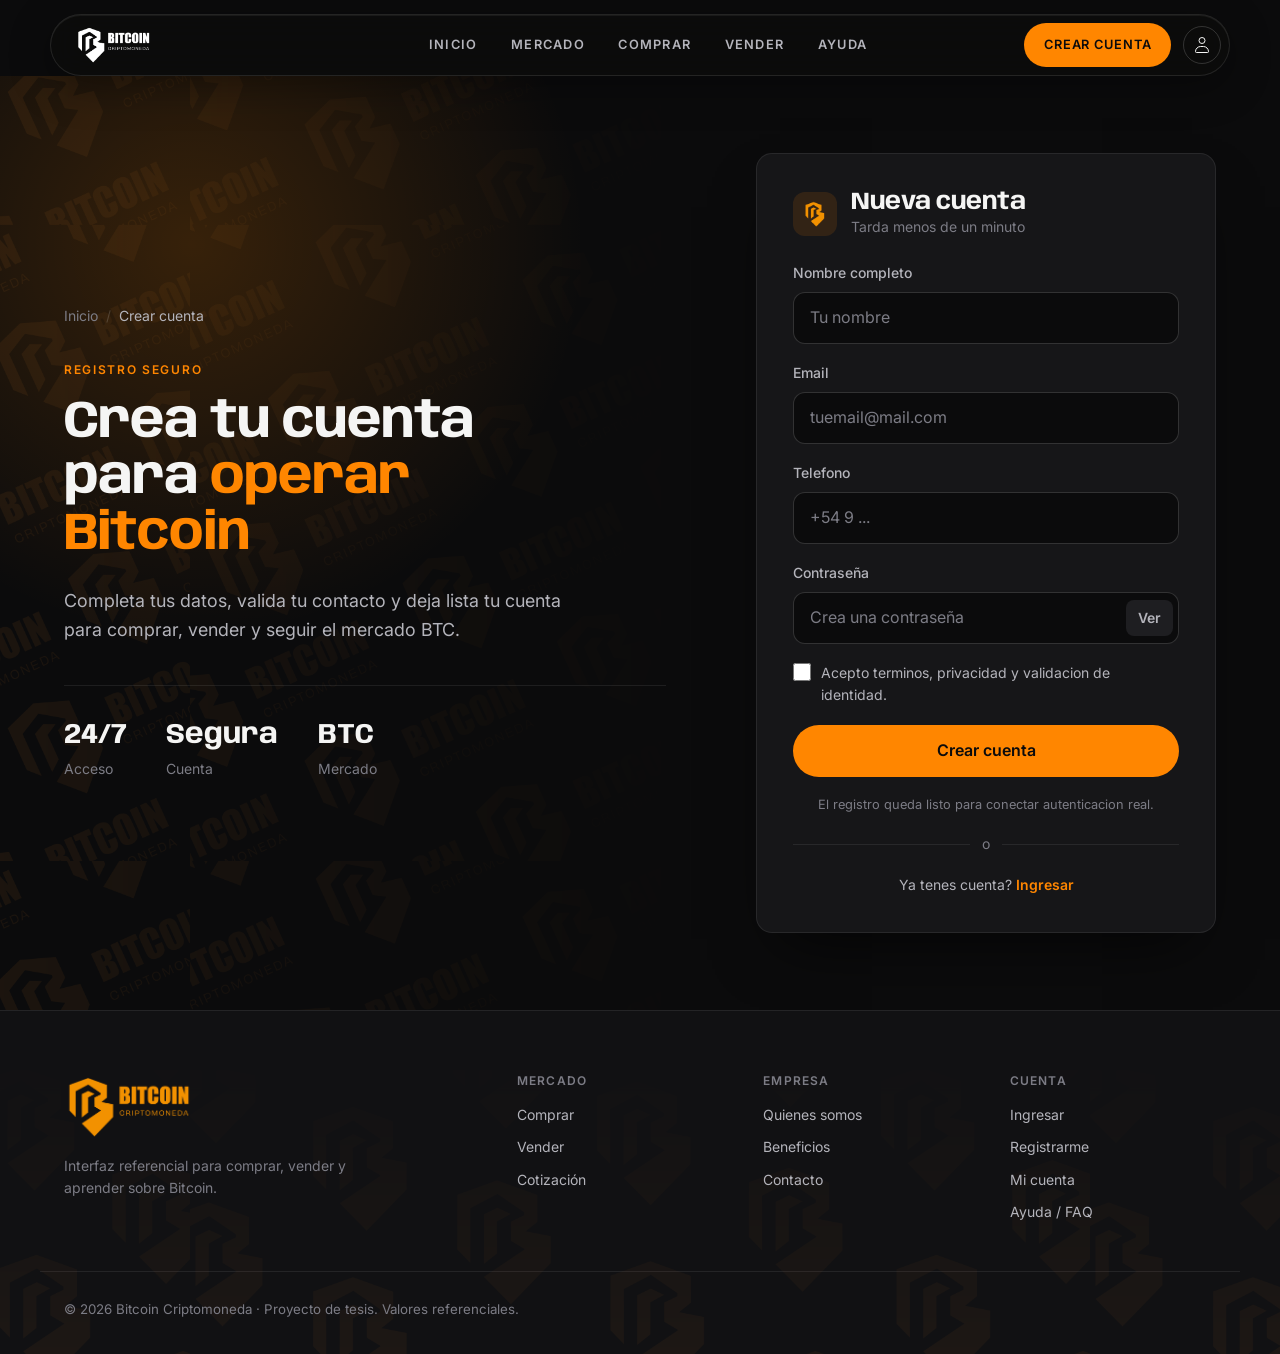
<file: Paginas/registro.html>
<!DOCTYPE html>
<html lang="es">
<head>
  <meta charset="UTF-8">
  <meta name="viewport" content="width=device-width, initial-scale=1.0">
  <title>Crear cuenta | Bitcoin Criptomoneda</title>
  <meta name="description" content="Crea tu cuenta para operar Bitcoin.">
  <link rel="icon" type="image/png" href="../assets/Logo/IsoNaranja.png">
  <link rel="preconnect" href="https://fonts.googleapis.com">
  <link rel="preconnect" href="https://fonts.gstatic.com" crossorigin>
  <link href="https://fonts.googleapis.com/css2?family=Anybody:wght@400;600;700&family=Inter:wght@400;500;600&display=swap" rel="stylesheet">
  <link rel="stylesheet" href="../css/site.css">
  <link rel="stylesheet" href="../css/pages.css">
</head>
<body>
  <a class="skip-link" href="#main">Saltar al contenido</a>

  <header class="topbar">
    <div class="topbar-inner">
      <a class="brand" href="../index.html" aria-label="Bitcoin inicio">
        <img src="../assets/Logo/LogoBlanco.png" alt="Bitcoin">
      </a>

      <nav class="desktop-nav" aria-label="Menu principal">
        <a href="../index.html">Inicio</a>
        <a href="mercado.html">Mercado</a>
        <a href="comprar.html">Comprar</a>
        <a href="vender.html">Vender</a>
        <a href="ayuda-faq.html">Ayuda</a>
      </nav>

      <div class="account-actions">
        <a class="button button-primary button-sm register-link" href="registro.html">Crear cuenta</a>
        <div class="account-menu">
          <button class="account-icon-link" type="button" aria-label="Abrir menu de cuenta" aria-expanded="false">
            <span class="account-icon"></span>
          </button>
          <div class="account-dropdown">
            <div class="account-dropdown-title"><span class="account-icon"></span><strong data-session-greeting>Hola!</strong></div>
            <a href="ingresar.html">Ingresar</a>
            <a href="mi-cuenta.html">Mi cuenta</a>
            <a href="registro.html">Registrarme</a>
            <a href="ingresar.html" data-logout>Cerrar sesion</a>
          </div>
        </div>
        <button class="menu-toggle" type="button" aria-label="Abrir menu" aria-expanded="false" aria-controls="mobile-menu">
          <span></span>
          <span></span>
          <span></span>
        </button>
      </div>
    </div>
  </header>

  <nav class="mobile-menu" id="mobile-menu" aria-label="Menu mobile">
    <p class="mobile-menu-label">Explorar</p>
    <a href="../index.html">Inicio</a>
    <a href="mercado.html">Mercado</a>
    <a href="comprar.html">Comprar</a>
    <a href="vender.html">Vender</a>
    <a href="ayuda-faq.html">Ayuda</a>
    <p class="mobile-menu-label">Más</p>
    <a href="quienes-somos.html">Quiénes somos</a>
    <a href="beneficios.html">Beneficios</a>
    <a href="contacto.html">Contacto</a>
    <div class="mobile-menu-actions">
      <a class="button button-outline" href="ingresar.html">Ingresar</a>
      <a class="button button-primary" href="registro.html">Crear cuenta</a>
    </div>
  </nav>

  <main id="main">
    <section class="auth">
      <div class="hero-glow" aria-hidden="true"></div>
      <div class="container auth-grid">
        <div class="reveal">
          <ol class="breadcrumb">
            <li><a href="../index.html">Inicio</a></li>
            <li><span aria-current="page">Crear cuenta</span></li>
          </ol>
          <p class="eyebrow">Registro seguro</p>
          <h1>Crea tu cuenta para <span class="text-accent">operar Bitcoin</span></h1>
          <p class="lead">Completa tus datos, valida tu contacto y deja lista tu cuenta para comprar, vender y seguir el mercado BTC.</p>
          <dl class="hero-proof">
            <div><dt>Acceso</dt><dd>24/7</dd></div>
            <div><dt>Cuenta</dt><dd>Segura</dd></div>
            <div><dt>Mercado</dt><dd>BTC</dd></div>
          </dl>
        </div>

        <form class="form-card card reveal" id="register-form">
          <div class="form-card-head">
            <img src="../assets/Logo/IsoNaranja.png" alt="">
            <div>
              <h2>Nueva cuenta</h2>
              <p>Tarda menos de un minuto</p>
            </div>
          </div>
          <label class="field"><span>Nombre completo</span><input type="text" name="name" placeholder="Tu nombre" autocomplete="name" required></label>
          <label class="field"><span>Email</span><input type="email" name="email" placeholder="tuemail@mail.com" autocomplete="email" required></label>
          <label class="field"><span>Telefono</span><input type="tel" name="phone" placeholder="+54 9 ..." autocomplete="tel"></label>
          <label class="field">
            <span>Contraseña</span>
            <div class="password-field">
              <input id="register-password" type="password" name="password" placeholder="Crea una contraseña" autocomplete="new-password" required>
              <button class="password-toggle" type="button" aria-controls="register-password" aria-label="Mostrar contrasena">Ver</button>
            </div>
          </label>
          <label class="check-row"><input type="checkbox" required><span>Acepto terminos, privacidad y validacion de identidad.</span></label>
          <button class="button button-primary button-lg full-button" type="submit">Crear cuenta</button>
          <p class="form-message" id="register-message" aria-live="polite">El registro queda listo para conectar autenticacion real.</p>
          <p class="divider">o</p>
          <p class="form-footer">Ya tenes cuenta? <a href="ingresar.html">Ingresar</a></p>
        </form>
      </div>
    </section>
  </main>

  <footer class="footer">
    <div class="container footer-grid">
      <div class="footer-brand">
        <img src="../assets/Logo/LogoNaranja.png" alt="Bitcoin">
        <p>Interfaz referencial para comprar, vender y aprender sobre Bitcoin.</p>
      </div>
      <nav aria-label="Mercado">
        <h4>Mercado</h4>
        <a href="comprar.html">Comprar</a>
        <a href="vender.html">Vender</a>
        <a href="mercado.html">Cotización</a>
      </nav>
      <nav aria-label="Empresa">
        <h4>Empresa</h4>
        <a href="quienes-somos.html">Quienes somos</a>
        <a href="beneficios.html">Beneficios</a>
        <a href="contacto.html">Contacto</a>
      </nav>
      <nav aria-label="Cuenta">
        <h4>Cuenta</h4>
        <a href="ingresar.html">Ingresar</a>
        <a href="registro.html">Registrarme</a>
        <a href="mi-cuenta.html">Mi cuenta</a>
        <a href="ayuda-faq.html">Ayuda / FAQ</a>
      </nav>
    </div>
    <div class="container footer-bottom">
      <small>© 2026 Bitcoin Criptomoneda · Proyecto de tesis. Valores referenciales.</small>
    </div>
  </footer>

  <script src="../js/script.js"></script>
</body>
</html>
</file>
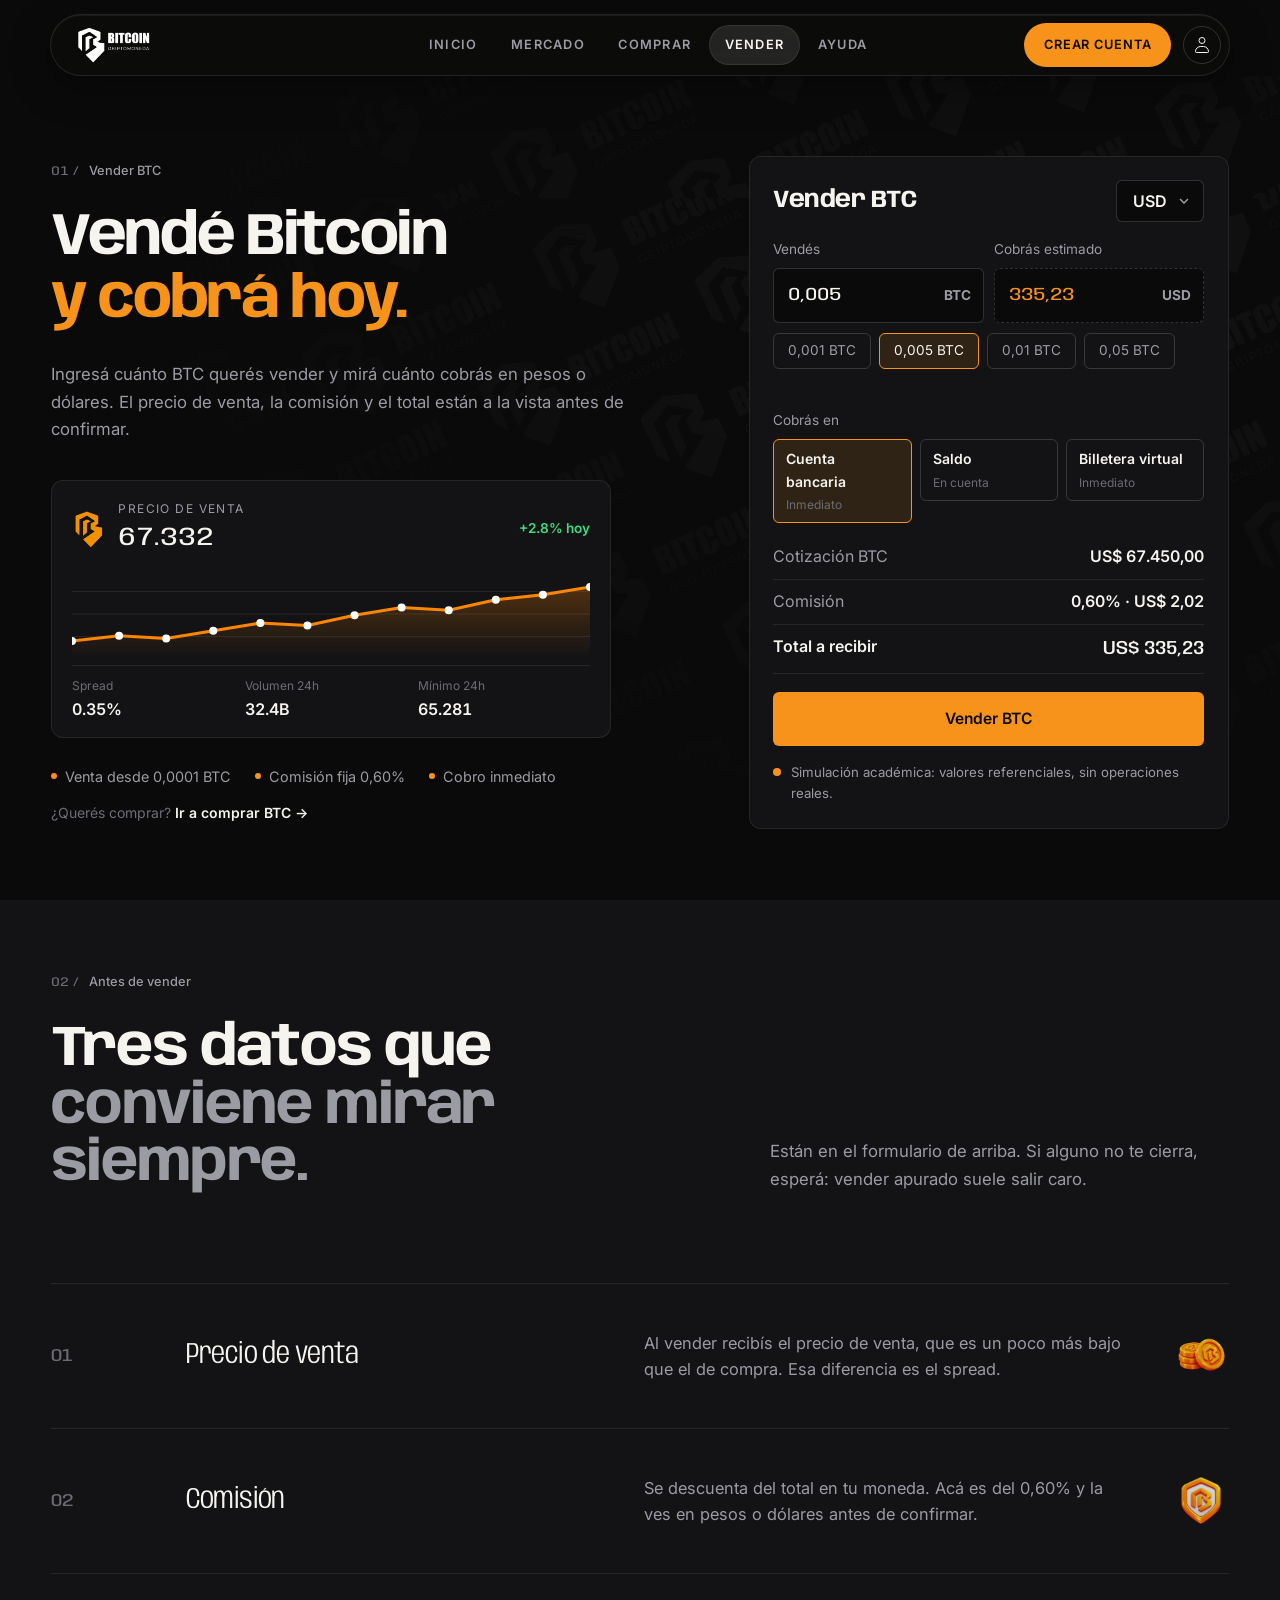
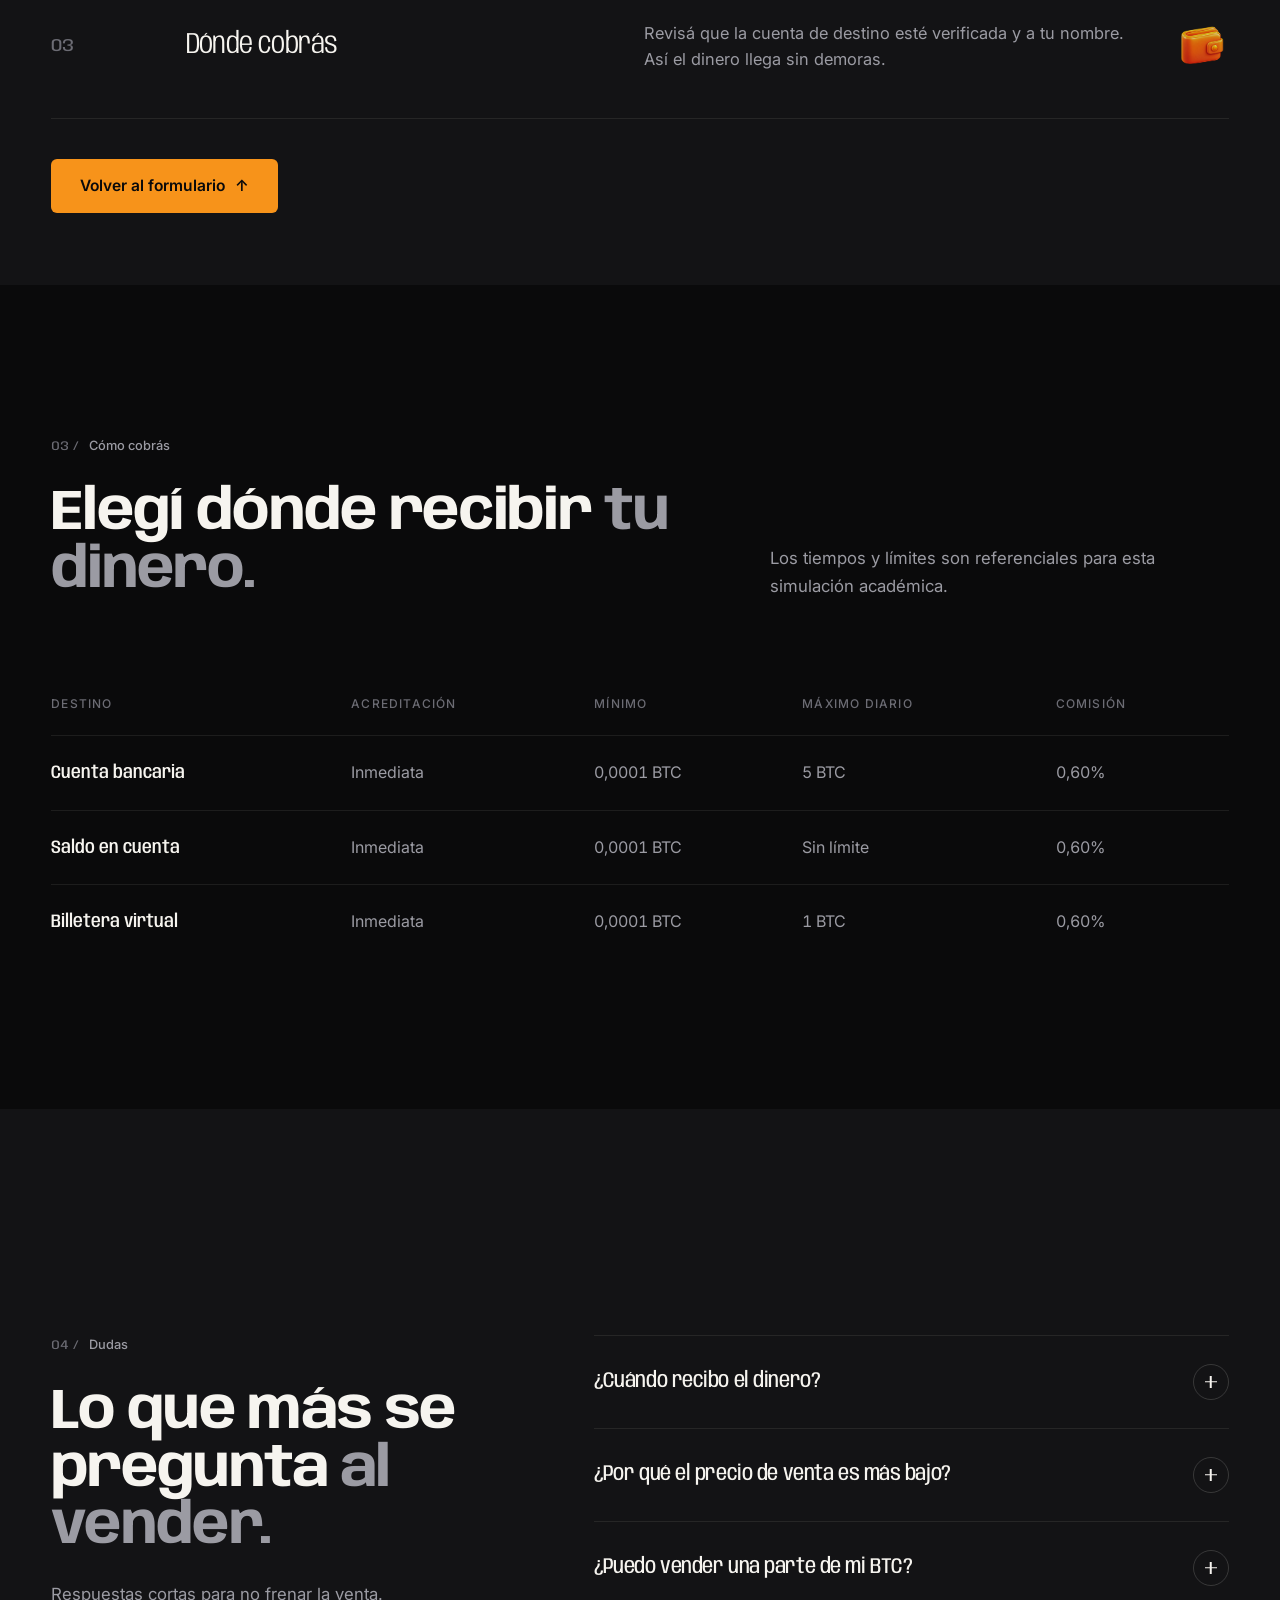
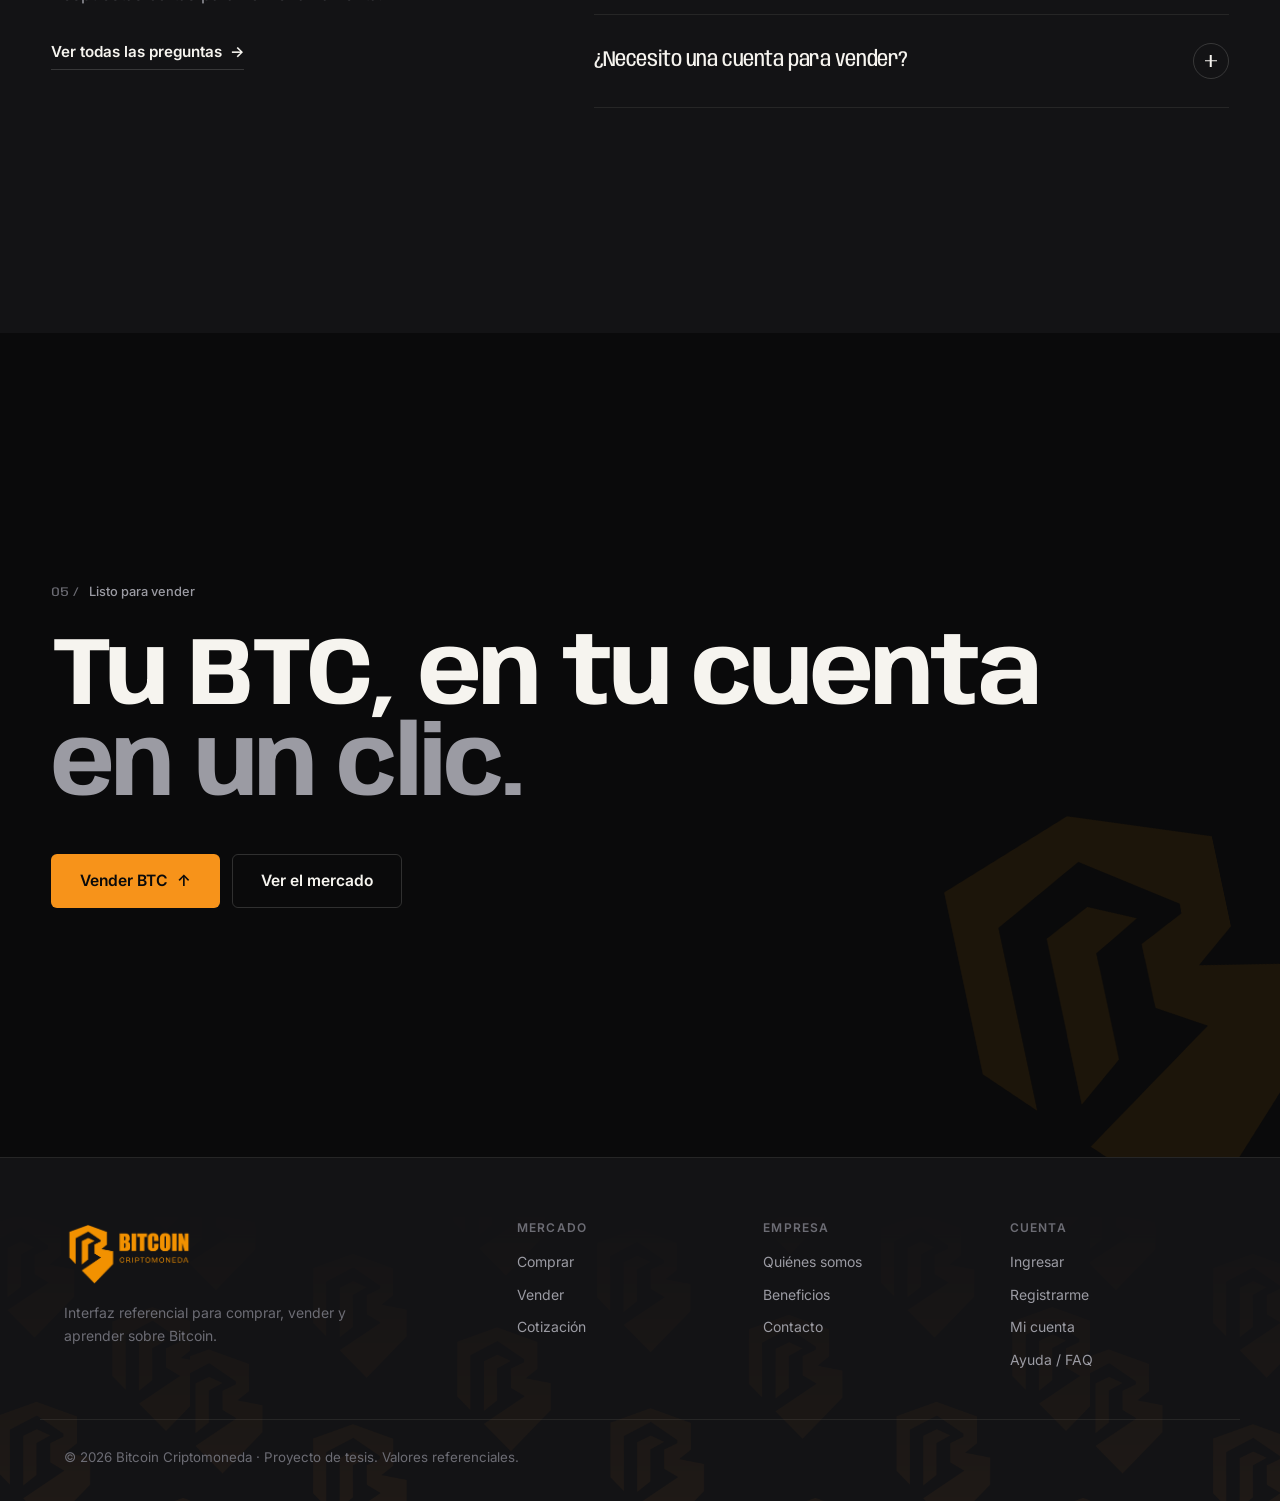
<file: Paginas/vender.html>
<!DOCTYPE html>
<html lang="es">
<head>
  <meta charset="UTF-8">
  <meta name="viewport" content="width=device-width, initial-scale=1.0">
  <title>Vender | Bitcoin Criptomoneda</title>
  <meta name="description" content="Vendé Bitcoin y mirá cuánto cobrás, con precio de venta, comisión y total a la vista.">
  <link rel="icon" type="image/png" href="../assets/Logo/IsoNaranja.png">
  <link rel="preconnect" href="https://fonts.googleapis.com">
  <link rel="preconnect" href="https://fonts.gstatic.com" crossorigin>
  <link href="https://fonts.googleapis.com/css2?family=Anybody:ital,wdth,wght@0,50..150,100..900;1,50..150,100..900&family=Inter:wght@400;500;600&display=swap" rel="stylesheet">
  <link rel="stylesheet" href="../css/site.css">
  <link rel="stylesheet" href="../css/landing.css">
</head>
<body class="landing landing-buy">
  <a class="skip-link" href="#main">Saltar al contenido</a>

  <div class="scroll-progress" aria-hidden="true"><span></span></div>

  <header class="topbar">
    <div class="topbar-inner">
      <a class="brand" href="../index.html" aria-label="Bitcoin inicio">
        <img src="../assets/Logo/LogoBlanco.png" alt="Bitcoin">
      </a>

      <nav class="desktop-nav" aria-label="Menu principal">
        <a href="../index.html">Inicio</a>
        <a href="mercado.html">Mercado</a>
        <a href="comprar.html">Comprar</a>
        <a href="vender.html" aria-current="page">Vender</a>
        <a href="ayuda-faq.html">Ayuda</a>
      </nav>

      <div class="account-actions">
        <a class="button button-primary button-sm register-link" href="registro.html">Crear cuenta</a>
        <div class="account-menu">
          <button class="account-icon-link" type="button" aria-label="Abrir menu de cuenta" aria-expanded="false">
            <span class="account-icon"></span>
          </button>
          <div class="account-dropdown">
            <div class="account-dropdown-title"><span class="account-icon"></span><strong data-session-greeting>Hola!</strong></div>
            <a href="ingresar.html">Ingresar</a>
            <a href="mi-cuenta.html">Mi cuenta</a>
            <a href="registro.html">Registrarme</a>
            <a href="ingresar.html" data-logout>Cerrar sesion</a>
          </div>
        </div>
        <button class="menu-toggle" type="button" aria-label="Abrir menu" aria-expanded="false" aria-controls="mobile-menu">
          <span></span>
          <span></span>
          <span></span>
        </button>
      </div>
    </div>
  </header>

  <nav class="mobile-menu" id="mobile-menu" aria-label="Menu mobile">
    <p class="mobile-menu-label">Explorar</p>
    <a href="../index.html">Inicio</a>
    <a href="mercado.html">Mercado</a>
    <a href="comprar.html">Comprar</a>
    <a href="vender.html" aria-current="page">Vender</a>
    <a href="ayuda-faq.html">Ayuda</a>
    <p class="mobile-menu-label">Más</p>
    <a href="quienes-somos.html">Quiénes somos</a>
    <a href="beneficios.html">Beneficios</a>
    <a href="contacto.html">Contacto</a>
    <div class="mobile-menu-actions">
      <a class="button button-outline" href="ingresar.html">Ingresar</a>
      <a class="button button-primary" href="registro.html">Crear cuenta</a>
    </div>
  </nav>

  <main id="main">

    <!-- 01 — Venta: todo en la primera pantalla -->
    <section class="l-hero l-buy-hero" id="vender">
      <div class="l-container l-hero-grid l-buy-grid">
        <div class="l-hero-copy">
          <p class="l-index l-fade" style="--d:0"><span>01</span> Vender BTC</p>
          <h1 class="l-hero-title l-buy-title">
            <span class="l-line"><span style="--d:1">Vendé Bitcoin</span></span>
            <span class="l-line"><span style="--d:2"><em>y cobrá hoy.</em></span></span>
          </h1>
          <p class="l-lead l-fade" style="--d:3">Ingresá cuánto BTC querés vender y mirá cuánto cobrás en pesos o dólares. El precio de venta, la comisión y el total están a la vista antes de confirmar.</p>

          <div class="l-buy-quote l-fade" style="--d:4">
            <div class="l-buy-quote-head">
              <img src="../assets/Logo/IsoNaranja.png" alt="">
              <div>
                <span>PRECIO DE VENTA</span>
                <strong>67.332</strong>
              </div>
              <em class="up">+2.8% hoy</em>
            </div>
            <canvas class="market-canvas" data-chart="buy" aria-label="Gráfico referencial del precio de BTC"></canvas>
            <dl class="l-buy-stats">
              <div><dt>Spread</dt><dd>0.35%</dd></div>
              <div><dt>Volumen 24h</dt><dd>32.4B</dd></div>
              <div><dt>Mínimo 24h</dt><dd>65.281</dd></div>
            </dl>
          </div>

          <ul class="l-buy-trust l-fade" style="--d:5">
            <li>Venta desde 0,0001 BTC</li>
            <li>Comisión fija 0,60%</li>
            <li>Cobro inmediato</li>
          </ul>
          <p class="l-buy-switch l-fade" style="--d:6">¿Querés comprar? <a href="comprar.html">Ir a comprar BTC →</a></p>
        </div>

        <form class="l-sim-card l-buy-card l-fade" style="--d:2" id="trade-form" data-mode="sell" novalidate aria-labelledby="sell-form-title">
          <div class="l-buy-card-head">
            <h2 id="sell-form-title">Vender BTC</h2>
            <label class="l-currency">
              <span class="sr-only">Moneda en la que cobrás</span>
              <select id="fiat-currency" aria-label="Moneda en la que cobrás">
                <option value="USD">USD</option>
                <option value="ARS">ARS</option>
              </select>
            </label>
          </div>

          <div class="l-buy-fields">
            <label class="l-field" for="fiat-input">
              <span id="fiat-label">Vendés</span>
              <div class="l-input">
                <input id="fiat-input" type="text" inputmode="decimal" autocomplete="off" value="0,005" aria-describedby="trade-error">
                <b id="input-unit">BTC</b>
              </div>
            </label>
            <div class="l-field">
              <span id="output-label">Cobrás estimado</span>
              <div class="l-input is-readonly">
                <input id="btc-output" type="text" readonly aria-labelledby="output-label">
                <b id="output-unit">USD</b>
              </div>
            </div>
          </div>
          <div class="l-chips" id="trade-chips" aria-label="Montos rápidos"></div>
          <p class="l-error" id="trade-error" role="alert"></p>

          <fieldset class="l-pay">
            <legend>Cobrás en</legend>
            <label><input type="radio" name="payout" value="bank" checked><span>Cuenta bancaria<small>Inmediato</small></span></label>
            <label><input type="radio" name="payout" value="balance"><span>Saldo<small>En cuenta</small></span></label>
            <label><input type="radio" name="payout" value="wallet"><span>Billetera virtual<small>Inmediato</small></span></label>
          </fieldset>

          <dl class="l-summary">
            <div><dt>Cotización BTC</dt><dd id="btc-price">USD 67.450</dd></div>
            <div><dt>Comisión</dt><dd id="fee-output">0,60%</dd></div>
            <div class="total"><dt id="net-label">Total a recibir</dt><dd id="net-output">USD 335,23</dd></div>
          </dl>

          <button class="l-btn l-btn-primary l-btn-full" type="submit">Vender BTC</button>
          <p class="l-sim-note" id="trade-message" aria-live="polite"><i></i> Simulación académica: valores referenciales, sin operaciones reales.</p>
        </form>
      </div>
    </section>

    <!-- 02 — Antes de vender -->
    <section class="l-benefits" id="antes">
      <div class="l-container">
        <header class="l-head l-head-row l-reveal">
          <div>
            <p class="l-index"><span>02</span> Antes de vender</p>
            <h2>Tres datos que <em>conviene mirar siempre.</em></h2>
          </div>
          <p class="l-lead">Están en el formulario de arriba. Si alguno no te cierra, esperá: vender apurado suele salir caro.</p>
        </header>

        <ol class="l-benefit-list">
          <li class="l-benefit l-reveal">
            <span class="l-benefit-num">01</span>
            <h3>Precio de venta</h3>
            <p>Al vender recibís el precio de venta, que es un poco más bajo que el de compra. Esa diferencia es el spread.</p>
            <img src="../assets/IconoNuevosWeb/IconoMoneda.png" alt="">
          </li>
          <li class="l-benefit l-reveal">
            <span class="l-benefit-num">02</span>
            <h3>Comisión</h3>
            <p>Se descuenta del total en tu moneda. Acá es del 0,60% y la ves en pesos o dólares antes de confirmar.</p>
            <img src="../assets/IconoNuevosWeb/IconoEscudo2.png" alt="">
          </li>
          <li class="l-benefit l-reveal">
            <span class="l-benefit-num">03</span>
            <h3>Dónde cobrás</h3>
            <p>Revisá que la cuenta de destino esté verificada y a tu nombre. Así el dinero llega sin demoras.</p>
            <img src="../assets/IconoNuevosWeb/IconoBilletera.png" alt="">
          </li>
        </ol>

        <div class="l-more l-reveal">
          <a class="l-btn l-btn-primary" href="#vender">Volver al formulario <span aria-hidden="true">↑</span></a>
        </div>
      </div>
    </section>

    <!-- 03 — Como cobras -->
    <section class="l-sim" id="cobro">
      <div class="l-container">
        <header class="l-head l-head-row l-reveal">
          <div>
            <p class="l-index"><span>03</span> Cómo cobrás</p>
            <h2>Elegí dónde recibir <em>tu dinero.</em></h2>
          </div>
          <p class="l-lead">Los tiempos y límites son referenciales para esta simulación académica.</p>
        </header>

        <div class="l-pay-table l-reveal" role="region" aria-label="Formas de cobro" tabindex="0">
          <table>
            <thead>
              <tr><th scope="col">Destino</th><th scope="col">Acreditación</th><th scope="col">Mínimo</th><th scope="col">Máximo diario</th><th scope="col">Comisión</th></tr>
            </thead>
            <tbody>
              <tr><th scope="row">Cuenta bancaria</th><td>Inmediata</td><td>0,0001 BTC</td><td>5 BTC</td><td>0,60%</td></tr>
              <tr><th scope="row">Saldo en cuenta</th><td>Inmediata</td><td>0,0001 BTC</td><td>Sin límite</td><td>0,60%</td></tr>
              <tr><th scope="row">Billetera virtual</th><td>Inmediata</td><td>0,0001 BTC</td><td>1 BTC</td><td>0,60%</td></tr>
            </tbody>
          </table>
        </div>
      </div>
    </section>

    <!-- 04 — Dudas de venta -->
    <section class="l-faq" id="dudas">
      <div class="l-container l-faq-grid">
        <header class="l-head l-faq-head l-reveal">
          <p class="l-index"><span>04</span> Dudas</p>
          <h2>Lo que más se pregunta <em>al vender.</em></h2>
          <p class="l-lead">Respuestas cortas para no frenar la venta.</p>
          <a class="l-link" href="ayuda-faq.html">Ver todas las preguntas <span aria-hidden="true">→</span></a>
        </header>

        <div class="l-acc l-reveal">
          <div class="l-acc-item">
            <h3><button type="button" aria-expanded="false" aria-controls="sell-faq-1" id="sell-faq-1-btn">¿Cuándo recibo el dinero?<i aria-hidden="true"></i></button></h3>
            <div class="l-acc-panel" id="sell-faq-1" role="region" aria-labelledby="sell-faq-1-btn"><div><p>En la simulación, el dinero se acredita apenas confirmás la venta en el destino que elegiste.</p></div></div>
          </div>
          <div class="l-acc-item">
            <h3><button type="button" aria-expanded="false" aria-controls="sell-faq-2" id="sell-faq-2-btn">¿Por qué el precio de venta es más bajo?<i aria-hidden="true"></i></button></h3>
            <div class="l-acc-panel" id="sell-faq-2" role="region" aria-labelledby="sell-faq-2-btn"><div><p>Por el spread: la plataforma compra un poco más barato y vende un poco más caro. Acá la diferencia es del 0,35%.</p></div></div>
          </div>
          <div class="l-acc-item">
            <h3><button type="button" aria-expanded="false" aria-controls="sell-faq-3" id="sell-faq-3-btn">¿Puedo vender una parte de mi BTC?<i aria-hidden="true"></i></button></h3>
            <div class="l-acc-panel" id="sell-faq-3" role="region" aria-labelledby="sell-faq-3-btn"><div><p>Sí. Podés vender desde 0,0001 BTC, sin necesidad de vender todo tu saldo.</p></div></div>
          </div>
          <div class="l-acc-item">
            <h3><button type="button" aria-expanded="false" aria-controls="sell-faq-4" id="sell-faq-4-btn">¿Necesito una cuenta para vender?<i aria-hidden="true"></i></button></h3>
            <div class="l-acc-panel" id="sell-faq-4" role="region" aria-labelledby="sell-faq-4-btn"><div><p>Para simular no. Para una venta real necesitarías <a href="registro.html">crear tu cuenta</a> y tener saldo en BTC.</p></div></div>
          </div>
        </div>
      </div>
    </section>

    <!-- 05 — Cierre -->
    <section class="l-close" id="cierre">
      <div class="l-container">
        <div class="l-close-inner l-reveal">
          <p class="l-index"><span>05</span> Listo para vender</p>
          <h2>Tu BTC, en tu cuenta<br><em>en un clic.</em></h2>
          <div class="l-actions">
            <a class="l-btn l-btn-primary" href="#vender">Vender BTC <span aria-hidden="true">↑</span></a>
            <a class="l-btn l-btn-ghost" href="mercado.html">Ver el mercado</a>
          </div>
        </div>
      </div>
    </section>
  </main>

  <!-- Barra de venta siempre a mano (mobile) -->
  <div class="l-buybar" aria-hidden="true">
    <div>
      <small>PRECIO DE VENTA</small>
      <strong>67.332</strong>
    </div>
    <a class="l-btn l-btn-primary" href="#vender" tabindex="-1">Vender BTC</a>
  </div>

  <footer class="footer">
    <div class="container footer-grid">
      <div class="footer-brand">
        <img src="../assets/Logo/LogoNaranja.png" alt="Bitcoin">
        <p>Interfaz referencial para comprar, vender y aprender sobre Bitcoin.</p>
      </div>
      <nav aria-label="Mercado">
        <h4>Mercado</h4>
        <a href="comprar.html">Comprar</a>
        <a href="vender.html">Vender</a>
        <a href="mercado.html">Cotización</a>
      </nav>
      <nav aria-label="Empresa">
        <h4>Empresa</h4>
        <a href="quienes-somos.html">Quiénes somos</a>
        <a href="beneficios.html">Beneficios</a>
        <a href="contacto.html">Contacto</a>
      </nav>
      <nav aria-label="Cuenta">
        <h4>Cuenta</h4>
        <a href="ingresar.html">Ingresar</a>
        <a href="registro.html">Registrarme</a>
        <a href="mi-cuenta.html">Mi cuenta</a>
        <a href="ayuda-faq.html">Ayuda / FAQ</a>
      </nav>
    </div>
    <div class="container footer-bottom">
      <small>© 2026 Bitcoin Criptomoneda · Proyecto de tesis. Valores referenciales.</small>
    </div>
  </footer>

  <script src="../js/script.js"></script>
  <script src="../js/landing.js"></script>
</body>
</html>
</file>
<file: css/site.css>
/* ==========================================================
   Home — sistema visual
   1. Tokens   2. Base   3. Componentes   4. Secciones   5. Responsive
   ========================================================== */

/* 1. Tokens ------------------------------------------------ */
:root {
  --orange: #FF8600;
  --orange-hover: #ff9a2e;
  --orange-soft: rgba(255, 134, 0, 0.12);
  --green: #3ddc84;
  --green-soft: rgba(61, 220, 132, 0.12);
  --red: #ff5c5c;
  --red-soft: rgba(255, 92, 92, 0.12);

  --bg: #0b0b0c;
  --bg-alt: #111113;
  --surface: #161618;
  --surface-2: #1e1e21;
  --border: rgba(255, 255, 255, 0.08);
  --border-strong: rgba(255, 255, 255, 0.16);

  --text: #f5f5f4;
  --text-2: #b4b4bb;
  --text-3: #7c7c85;

  --font-display: "Anybody", "Inter", system-ui, sans-serif;
  --font-body: "Inter", system-ui, -apple-system, "Segoe UI", sans-serif;

  /* Escala tipografica: display > h2 > h3 > lead > body > small > label */
  --fs-display: clamp(2.5rem, 5.2vw, 4.25rem);
  --fs-h2: clamp(1.85rem, 3.4vw, 2.75rem);
  --fs-h3: 1.125rem;
  --fs-lead: clamp(1.05rem, 1.4vw, 1.2rem);
  --fs-body: 1rem;
  --fs-small: 0.875rem;
  --fs-label: 0.75rem;

  --space-section: clamp(72px, 10vw, 128px);
  --radius: 16px;
  --radius-sm: 10px;
  --radius-pill: 999px;
  --max: 1200px;
  --bar-top: 14px;
  --bar-h: 62px;
  --header-h: calc(var(--bar-top) + var(--bar-h));
  --ease: cubic-bezier(0.2, 0.7, 0.2, 1);
}

/* 2. Base -------------------------------------------------- */
*,
*::before,
*::after {
  box-sizing: border-box;
}

html {
  scroll-behavior: smooth;
  scroll-padding-top: var(--header-h);
}

body {
  margin: 0;
  background: var(--bg);
  color: var(--text);
  font-family: var(--font-body);
  font-size: var(--fs-body);
  line-height: 1.6;
  -webkit-font-smoothing: antialiased;
}

body.menu-open {
  overflow: hidden;
}

img {
  display: block;
  max-width: 100%;
}

a {
  color: inherit;
  text-decoration: none;
}

button,
input,
select,
textarea {
  font: inherit;
  color: inherit;
}

h1,
h2,
h3,
h4 {
  margin: 0;
  font-family: var(--font-display);
  font-weight: 700;
  line-height: 1.08;
  letter-spacing: -0.02em;
}

p {
  margin: 0;
}

:focus-visible {
  outline: 2px solid var(--orange);
  outline-offset: 3px;
  border-radius: 6px;
}

.is-hidden {
  display: none !important;
}

.skip-link {
  position: absolute;
  left: 16px;
  top: -60px;
  z-index: 100;
  padding: 10px 16px;
  border-radius: var(--radius-sm);
  background: var(--orange);
  color: #000;
  font-weight: 600;
}

.skip-link:focus {
  top: 12px;
}

.container {
  width: 100%;
  max-width: var(--max);
  margin: 0 auto;
  padding: 0 24px;
}

.center {
  display: flex;
  justify-content: center;
  margin-top: 40px;
}

.text-accent {
  color: var(--orange);
}

/* 3. Componentes ------------------------------------------- */

/* Botones */
.button {
  display: inline-flex;
  align-items: center;
  justify-content: center;
  gap: 8px;
  min-height: 44px;
  padding: 0 20px;
  border: 1px solid transparent;
  border-radius: var(--radius-pill);
  background: transparent;
  font-size: 0.95rem;
  font-weight: 600;
  white-space: nowrap;
  cursor: pointer;
  transition: background 0.2s, border-color 0.2s, color 0.2s, transform 0.2s var(--ease);
}

.button:active {
  transform: translateY(1px);
}

.button-sm {
  min-height: 36px;
  padding: 0 16px;
  font-size: var(--fs-small);
}

.button-lg {
  min-height: 52px;
  padding: 0 28px;
  font-size: 1rem;
}

.button-primary {
  background: var(--orange);
  color: #0b0b0c;
}

.button-primary:hover {
  background: var(--orange-hover);
}

.button-outline {
  border-color: var(--border-strong);
  color: var(--text);
}

.button-outline:hover {
  border-color: var(--text-2);
  background: rgba(255, 255, 255, 0.04);
}

.button-ghost {
  color: var(--text);
}

.button-ghost:hover {
  background: rgba(255, 255, 255, 0.06);
}

.button-dark {
  background: #0b0b0c;
  color: #fff;
}

.button-dark:hover {
  background: #222;
}

.button-on-accent {
  border-color: rgba(0, 0, 0, 0.35);
  color: #0b0b0c;
}

.button-on-accent:hover {
  background: rgba(0, 0, 0, 0.08);
}

.full-button {
  width: 100%;
}

.text-link {
  color: var(--orange);
  font-size: var(--fs-small);
  font-weight: 600;
}

.text-link:hover {
  text-decoration: underline;
}

/* Tarjeta base */
.card {
  background: var(--surface);
  border: 1px solid var(--border);
  border-radius: var(--radius);
}

/* Etiquetas */
.label {
  color: var(--text-3);
  font-size: var(--fs-label);
  font-weight: 500;
  letter-spacing: 0.08em;
  text-transform: uppercase;
}

.eyebrow {
  display: inline-flex;
  align-items: center;
  gap: 10px;
  margin-bottom: 16px;
  color: var(--orange);
  font-size: var(--fs-label);
  font-weight: 600;
  letter-spacing: 0.14em;
  text-transform: uppercase;
}

.eyebrow span {
  display: inline-grid;
  place-items: center;
  min-width: 28px;
  height: 22px;
  padding: 0 6px;
  border-radius: 6px;
  background: var(--orange-soft);
  font-variant-numeric: tabular-nums;
  letter-spacing: 0.02em;
}

.pill {
  display: inline-flex;
  align-items: center;
  gap: 8px;
  padding: 6px 14px;
  border: 1px solid var(--border-strong);
  border-radius: var(--radius-pill);
  background: rgba(255, 255, 255, 0.03);
  color: var(--text-2);
  font-size: var(--fs-small);
}

.dot {
  width: 8px;
  height: 8px;
  border-radius: 50%;
  background: var(--green);
  box-shadow: 0 0 0 4px var(--green-soft);
}

.badge {
  display: inline-flex;
  align-items: center;
  padding: 4px 10px;
  border-radius: var(--radius-pill);
  background: rgba(255, 255, 255, 0.06);
  color: var(--text-2);
  font-size: var(--fs-label);
  font-weight: 600;
}

.badge-up {
  background: var(--green-soft);
  color: var(--green);
}

.tag {
  display: inline-block;
  padding: 3px 10px;
  border-radius: 6px;
  font-size: var(--fs-label);
  font-weight: 600;
}

.tag-buy {
  background: var(--green-soft);
  color: var(--green);
}

.tag-sell {
  background: var(--red-soft);
  color: var(--red);
}

.up {
  color: var(--green);
}

/* Control segmentado (tabs / periodos) */
.segmented {
  display: flex;
  gap: 4px;
  padding: 4px;
  border-radius: var(--radius-pill);
  background: var(--bg);
  border: 1px solid var(--border);
}

.segmented button {
  flex: 1;
  min-height: 34px;
  border: 0;
  border-radius: var(--radius-pill);
  background: transparent;
  color: var(--text-2);
  font-size: var(--fs-small);
  font-weight: 600;
  cursor: pointer;
  transition: background 0.2s, color 0.2s;
}

.segmented button:hover {
  color: var(--text);
}

.segmented button.active {
  background: var(--surface-2);
  color: var(--text);
  box-shadow: 0 1px 2px rgba(0, 0, 0, 0.4);
}

/* Encabezado de seccion */
.section {
  padding: var(--space-section) 0;
}

.section-alt {
  background: var(--bg-alt);
  border-block: 1px solid var(--border);
}

.section-head h2 {
  max-width: 18ch;
  font-size: var(--fs-h2);
}

.section-lead {
  max-width: 52ch;
  margin-top: 16px;
  color: var(--text-2);
  font-size: var(--fs-lead);
}

.section-head-row {
  display: grid;
  grid-template-columns: 1.1fr 1fr;
  align-items: end;
  gap: 32px;
  margin-bottom: 48px;
}

.section-head-row .section-lead {
  margin-top: 0;
}

.section-head-center {
  margin-bottom: 56px;
  text-align: center;
}

.section-head-center h2,
.section-head-center .section-lead {
  margin-inline: auto;
}

.split {
  display: grid;
  grid-template-columns: 1fr 1fr;
  align-items: center;
  gap: clamp(40px, 6vw, 96px);
}

/* Animacion de entrada */
.reveal {
  opacity: 0;
  transform: translateY(20px);
  transition: opacity 0.7s var(--ease), transform 0.7s var(--ease);
}

.reveal.is-visible {
  opacity: 1;
  transform: none;
}

/* 4. Secciones --------------------------------------------- */

/* Header: barra flotante tipo pildora que entra desde arriba
   y se compacta al hacer scroll (clase .is-scrolled desde script.js) */
.topbar {
  --bar-ease: cubic-bezier(0.32, 0.72, 0, 1);
  position: sticky;
  top: var(--bar-top);
  z-index: 50;
  margin-top: var(--bar-top);
  pointer-events: none;
}

/* Marca | menu centrado | acciones */
.topbar-inner {
  display: grid;
  /* Columnas laterales que nunca se achican por debajo de su contenido:
     si falta lugar el menu se corre, pero no se superpone */
  grid-template-columns: 1fr auto 1fr;
  align-items: center;
  gap: 24px;
  width: min(1180px, 100% - 48px);
  height: var(--bar-h);
  margin: 0 auto;
  padding: 0 8px 0 24px;
  border: 1px solid rgba(255, 255, 255, 0.1);
  border-radius: 999px;
  background: rgba(14, 13, 12, 0.55);
  backdrop-filter: blur(18px) saturate(1.4);
  -webkit-backdrop-filter: blur(18px) saturate(1.4);
  box-shadow: 0 10px 40px rgba(0, 0, 0, 0.35), inset 0 1px 0 rgba(255, 255, 255, 0.06);
  pointer-events: auto;
  animation: bar-enter 0.6s var(--bar-ease) 0.1s both;
  transition: width 0.55s var(--bar-ease), height 0.55s var(--bar-ease), background-color 0.35s, border-color 0.35s, box-shadow 0.35s;
}

.topbar.is-scrolled .topbar-inner {
  width: min(1080px, 100% - 48px);
  height: calc(var(--bar-h) - 8px);
  border-color: rgba(255, 134, 0, 0.3);
  background: rgba(6, 6, 6, 0.86);
  box-shadow: 0 14px 40px rgba(0, 0, 0, 0.55), 0 0 26px rgba(255, 134, 0, 0.12), inset 0 1px 0 rgba(255, 255, 255, 0.05);
}

@keyframes bar-enter {
  from {
    opacity: 0;
    transform: translateY(-24px);
  }
}

.brand img {
  width: auto;
  height: 38px;
  transition: height 0.55s var(--bar-ease);
}

.topbar.is-scrolled .brand img {
  height: 32px;
}

.desktop-nav {
  display: flex;
  align-items: center;
  gap: 3px;
}

.brand {
  justify-self: start;
}

.desktop-nav > a,
.nav-dropdown > button {
  display: inline-flex;
  align-items: center;
  gap: 6px;
  padding: 0.6rem 0.95rem;
  border: 0;
  border-radius: 999px;
  background: none;
  color: var(--text-2);
  font-size: 0.8rem;
  font-weight: 600;
  letter-spacing: 0.1em;
  text-transform: uppercase;
  white-space: nowrap;
  cursor: pointer;
  transition: color 0.25s, background-color 0.25s, padding 0.55s var(--bar-ease);
}

.topbar.is-scrolled .desktop-nav > a,
.topbar.is-scrolled .nav-dropdown > button {
  padding: 0.55rem 0.8rem;
}

.desktop-nav > a:hover,
.nav-dropdown > button:hover,
.nav-dropdown:focus-within > button {
  color: var(--text);
  background: rgba(255, 255, 255, 0.06);
}

.desktop-nav > a.is-active,
.desktop-nav > a[aria-current="page"] {
  color: var(--text);
  background: rgba(255, 255, 255, 0.1);
  box-shadow: inset 0 0 0 1px rgba(255, 255, 255, 0.08);
}

.chevron {
  width: 7px;
  height: 7px;
  border-right: 1.5px solid currentColor;
  border-bottom: 1.5px solid currentColor;
  transform: translateY(-2px) rotate(45deg);
}

.nav-dropdown {
  position: relative;
}

.nav-dropdown-menu {
  position: absolute;
  top: calc(100% + 8px);
  left: 0;
  display: grid;
  gap: 2px;
  min-width: 240px;
  padding: 6px;
  border: 1px solid var(--border);
  border-radius: var(--radius-sm);
  background: var(--surface);
  box-shadow: 0 20px 40px rgba(0, 0, 0, 0.5);
  opacity: 0;
  visibility: hidden;
  transform: translateY(-4px);
  transition: opacity 0.2s, transform 0.2s, visibility 0.2s;
}

.nav-dropdown-menu::before {
  content: "";
  position: absolute;
  inset: -10px 0 auto;
  height: 10px;
}

.nav-dropdown:hover .nav-dropdown-menu,
.nav-dropdown:focus-within .nav-dropdown-menu {
  opacity: 1;
  visibility: visible;
  transform: none;
}

.nav-dropdown-menu a {
  display: grid;
  padding: 10px 12px;
  border-radius: 8px;
}

.nav-dropdown-menu a:hover {
  background: var(--surface-2);
}

.nav-dropdown-menu strong {
  font-size: 0.925rem;
  font-weight: 600;
}

.nav-dropdown-menu small {
  color: var(--text-3);
  font-size: 0.8rem;
}

.account-actions {
  grid-column: 3;
  justify-self: end;
  display: flex;
  align-items: center;
  gap: 12px;
}

.topbar .register-link {
  min-height: 44px;
  padding: 0 1.15rem;
  font-size: 0.8rem;
  letter-spacing: 0.07em;
  text-transform: uppercase;
  transition: background 0.2s, min-height 0.55s var(--bar-ease);
}

.topbar.is-scrolled .register-link {
  min-height: 40px;
}
.account-menu {
  position: relative;
}

.account-icon-link {
  display: grid;
  place-items: center;
  width: 38px;
  height: 38px;
  border: 1px solid var(--border-strong);
  border-radius: 50%;
  background: transparent;
  cursor: pointer;
}

.account-icon-link:hover {
  background: rgba(255, 255, 255, 0.05);
}

.account-icon {
  position: relative;
  display: inline-block;
  width: 16px;
  height: 16px;
}

.account-icon::before,
.account-icon::after {
  content: "";
  position: absolute;
  left: 50%;
  border: 1.5px solid currentColor;
  transform: translateX(-50%);
}

.account-icon::before {
  top: 0;
  width: 7px;
  height: 7px;
  border-radius: 50%;
}

.account-icon::after {
  bottom: 0;
  width: 14px;
  height: 7px;
  border-radius: 8px 8px 2px 2px;
}

.account-dropdown {
  position: absolute;
  top: calc(100% + 10px);
  right: 0;
  display: grid;
  gap: 2px;
  min-width: 200px;
  padding: 6px;
  border: 1px solid var(--border);
  border-radius: var(--radius-sm);
  background: var(--surface);
  box-shadow: 0 20px 40px rgba(0, 0, 0, 0.5);
  opacity: 0;
  visibility: hidden;
  transform: translateY(-4px);
  transition: opacity 0.2s, transform 0.2s, visibility 0.2s;
}

.account-menu.is-open .account-dropdown {
  opacity: 1;
  visibility: visible;
  transform: none;
}

.account-dropdown-title {
  display: flex;
  align-items: center;
  gap: 10px;
  padding: 10px 12px;
  margin-bottom: 4px;
  border-bottom: 1px solid var(--border);
}

.account-dropdown a {
  padding: 9px 12px;
  border-radius: 8px;
  color: var(--text-2);
  font-size: 0.925rem;
}

.account-dropdown a:hover {
  background: var(--surface-2);
  color: var(--text);
}

.menu-toggle {
  display: none;
  flex-direction: column;
  justify-content: center;
  gap: 5px;
  width: 40px;
  height: 40px;
  padding: 0 10px;
  border: 1px solid var(--border-strong);
  border-radius: 10px;
  background: transparent;
  cursor: pointer;
}

.menu-toggle span {
  display: block;
  height: 1.5px;
  background: var(--text);
  transition: transform 0.25s, opacity 0.25s;
}

.menu-toggle.is-open span:nth-child(1) {
  transform: translateY(6.5px) rotate(45deg);
}

.menu-toggle.is-open span:nth-child(2) {
  opacity: 0;
}

.menu-toggle.is-open span:nth-child(3) {
  transform: translateY(-6.5px) rotate(-45deg);
}

.mobile-menu {
  position: fixed;
  inset: var(--header-h) 0 0;
  z-index: 49;
  display: flex;
  flex-direction: column;
  gap: 2px;
  padding: 16px 16px 32px;
  overflow-y: auto;
  background: var(--bg);
  opacity: 0;
  visibility: hidden;
  transform: translateY(-8px);
  transition: opacity 0.25s, transform 0.25s, visibility 0.25s;
}

.mobile-menu.is-open {
  opacity: 1;
  visibility: visible;
  transform: none;
}

.mobile-menu-label {
  margin: 16px 12px 6px;
  color: var(--text-3);
  font-size: var(--fs-label);
  font-weight: 600;
  letter-spacing: 0.1em;
  text-transform: uppercase;
}

.mobile-menu > a {
  padding: 12px;
  border-radius: 10px;
  font-family: var(--font-display);
  font-size: 1.25rem;
  font-weight: 600;
}

.mobile-menu > a:hover {
  background: var(--surface);
}

.mobile-menu-actions {
  display: grid;
  grid-template-columns: 1fr 1fr;
  gap: 10px;
  margin-top: 24px;
}

/* Hero */
.hero {
  position: relative;
  overflow: hidden;
  padding: clamp(56px, 8vw, 104px) 0 clamp(64px, 9vw, 112px);
}

.hero-glow {
  position: absolute;
  inset: -20% -10% auto auto;
  width: 70vw;
  max-width: 900px;
  aspect-ratio: 1;
  border-radius: 50%;
  background: radial-gradient(circle, rgba(255, 134, 0, 0.18), transparent 62%);
  pointer-events: none;
}

/* Trama de marca: isos blancos casi transparentes sobre fondo oscuro */
.hero::after,
.page-hero::after {
  content: "";
  position: absolute;
  inset: 0;
  background: url("../assets/Trama/web/trama-blanca.png") center / 820px auto repeat;
  mask-image: radial-gradient(ellipse at 75% 35%, #000 0%, transparent 70%);
  -webkit-mask-image: radial-gradient(ellipse at 75% 35%, #000 0%, transparent 70%);
  opacity: 0.06;
  pointer-events: none;
}

.hero-grid {
  position: relative;
  z-index: 1;
  display: grid;
  grid-template-columns: 1.05fr 1fr;
  align-items: center;
  gap: clamp(40px, 6vw, 80px);
}

.hero-copy h1 {
  max-width: 14ch;
  margin-top: 24px;
  font-size: var(--fs-display);
  line-height: 1.02;
}

.lead {
  max-width: 46ch;
  margin-top: 24px;
  color: var(--text-2);
  font-size: var(--fs-lead);
}

.hero-actions {
  display: flex;
  flex-wrap: wrap;
  gap: 12px;
  margin-top: 36px;
}

.hero-proof {
  display: flex;
  gap: 40px;
  margin: 48px 0 0;
  padding-top: 28px;
  border-top: 1px solid var(--border);
}

.hero-proof div {
  display: flex;
  flex-direction: column-reverse;
}

.hero-proof dt {
  color: var(--text-3);
  font-size: var(--fs-small);
}

.hero-proof dd {
  margin: 0;
  font-family: var(--font-display);
  font-size: 1.75rem;
  font-weight: 700;
}

.market-dashboard {
  padding: 24px;
  background: linear-gradient(180deg, var(--surface-2), var(--surface));
  box-shadow: 0 40px 80px -20px rgba(0, 0, 0, 0.7), 0 0 0 1px rgba(255, 134, 0, 0.06);
  transform: perspective(1200px) rotateX(var(--tilt-x, 0deg)) rotateY(var(--tilt-y, 0deg));
  transition: transform 0.4s var(--ease);
}

.dashboard-head {
  display: flex;
  align-items: center;
  gap: 14px;
}

.dashboard-head img {
  width: 44px;
  height: 44px;
  padding: 8px;
  border-radius: 12px;
  background: var(--orange-soft);
  object-fit: contain;
}

.dashboard-head > div {
  flex: 1;
}

.price {
  font-family: var(--font-display);
  font-size: 2rem;
  font-weight: 700;
  line-height: 1.1;
  font-variant-numeric: tabular-nums;
}

.price small {
  color: var(--text-3);
  font-size: 0.9rem;
  font-weight: 500;
}

.price-chart {
  height: 180px;
  margin: 24px -4px 16px;
}

.price-chart svg {
  width: 100%;
  height: 100%;
}

.chart-grid {
  stroke: var(--border);
  stroke-width: 1;
}

.chart-area {
  fill: url(#chartFill);
}

.chart-line {
  fill: none;
  stroke: var(--orange);
  stroke-width: 2.5;
  stroke-linejoin: round;
  vector-effect: non-scaling-stroke;
}

.market-stats {
  display: grid;
  grid-template-columns: repeat(3, 1fr);
  margin: 20px 0;
  border: 1px solid var(--border);
  border-radius: var(--radius-sm);
}

.market-stats div {
  padding: 12px 14px;
}

.market-stats div + div {
  border-left: 1px solid var(--border);
}

.market-stats dt {
  color: var(--text-3);
  font-size: var(--fs-label);
}

.market-stats dd {
  margin: 2px 0 0;
  font-weight: 600;
  font-variant-numeric: tabular-nums;
}

.dashboard-actions {
  display: grid;
  grid-template-columns: 1fr 1fr;
  gap: 10px;
}

/* Franja de confianza */
.trust-bar {
  border-block: 1px solid var(--border);
  background: var(--bg-alt);
}

.trust-grid {
  display: grid;
  grid-template-columns: repeat(4, 1fr);
}

.trust-grid p {
  display: flex;
  align-items: center;
  justify-content: center;
  gap: 12px;
  padding: 22px 12px;
  color: var(--text-2);
  font-size: var(--fs-small);
  font-weight: 500;
}

.trust-grid p + p {
  border-left: 1px solid var(--border);
}

.trust-grid img {
  width: 28px;
  height: 28px;
  object-fit: contain;
}

/* Operar */
.steps {
  display: grid;
  gap: 4px;
  margin: 40px 0 0;
  padding: 0;
  list-style: none;
  counter-reset: step;
}

.steps li {
  position: relative;
  display: grid;
  gap: 2px;
  padding: 16px 0 16px 56px;
  counter-increment: step;
}

.steps li::before {
  content: counter(step);
  position: absolute;
  left: 0;
  top: 16px;
  display: grid;
  place-items: center;
  width: 36px;
  height: 36px;
  border: 1px solid var(--border-strong);
  border-radius: 50%;
  color: var(--orange);
  font-family: var(--font-display);
  font-weight: 700;
}

.steps li:not(:last-child)::after {
  content: "";
  position: absolute;
  left: 18px;
  top: 56px;
  bottom: -12px;
  width: 1px;
  background: var(--border-strong);
}

.steps strong {
  font-weight: 600;
}

.steps span {
  color: var(--text-2);
  font-size: var(--fs-small);
}

.trade-card {
  display: grid;
  grid-template-columns: minmax(0, 1fr);
  gap: 20px;
  padding: 28px;
  box-shadow: 0 30px 60px -24px rgba(0, 0, 0, 0.7);
}

.field {
  display: grid;
  gap: 8px;
}

.field > span {
  color: var(--text-2);
  font-size: var(--fs-small);
  font-weight: 500;
}

.input-row {
  display: flex;
  align-items: center;
  gap: 8px;
  padding: 6px 6px 6px 16px;
  border: 1px solid var(--border-strong);
  border-radius: 12px;
  background: var(--bg);
  transition: border-color 0.2s, box-shadow 0.2s;
}

.input-row:focus-within {
  border-color: var(--orange);
  box-shadow: 0 0 0 4px var(--orange-soft);
}

.input-row.is-readonly {
  background: var(--surface-2);
  border-color: var(--border);
}

.input-row input {
  flex: 1;
  width: 100%;
  min-width: 0;
  height: 44px;
  border: 0;
  outline: 0;
  background: transparent;
  font-family: var(--font-display);
  font-size: 1.5rem;
  font-weight: 600;
  font-variant-numeric: tabular-nums;
}

.input-row select,
.input-row strong {
  height: 40px;
  padding: 0 14px;
  border: 0;
  border-radius: 8px;
  background: var(--surface-2);
  font-weight: 600;
}

.input-row strong {
  display: grid;
  place-items: center;
  color: var(--orange);
}

.input-row select {
  cursor: pointer;
}

.input-row select option {
  background: var(--surface);
}

.trade-summary {
  display: grid;
  gap: 10px;
  margin: 0;
  padding: 16px;
  border-radius: 12px;
  background: var(--bg);
}

.trade-summary div {
  display: flex;
  justify-content: space-between;
  font-size: var(--fs-small);
}

.trade-summary dt {
  color: var(--text-2);
}

.trade-summary dd {
  margin: 0;
  font-weight: 600;
  font-variant-numeric: tabular-nums;
}

.trade-summary .total {
  padding-top: 10px;
  border-top: 1px solid var(--border);
  font-size: 1rem;
}

.trade-summary .total dt {
  color: var(--text);
  font-weight: 600;
}

.form-note {
  color: var(--text-3);
  font-size: 0.8rem;
  text-align: center;
}

/* Mercado */
.kpi-grid {
  display: grid;
  grid-template-columns: repeat(4, 1fr);
  gap: 16px;
}

.kpi {
  display: grid;
  gap: 8px;
  justify-items: start;
  padding: 22px;
}

.kpi strong {
  font-family: var(--font-display);
  font-size: 1.85rem;
  font-weight: 700;
  font-variant-numeric: tabular-nums;
}

.activity {
  margin-top: 16px;
  padding: 8px 24px 16px;
  overflow-x: auto;
}

.activity-head {
  display: flex;
  justify-content: space-between;
  align-items: center;
  padding: 16px 0;
}

.activity-head h3 {
  font-size: var(--fs-h3);
}

.activity table {
  width: 100%;
  min-width: 480px;
  border-collapse: collapse;
  font-size: var(--fs-small);
  font-variant-numeric: tabular-nums;
}

.activity th {
  padding: 10px 0;
  border-bottom: 1px solid var(--border);
  color: var(--text-3);
  font-size: var(--fs-label);
  font-weight: 500;
  letter-spacing: 0.06em;
  text-align: left;
  text-transform: uppercase;
}

.activity td {
  padding: 14px 0;
  border-bottom: 1px solid var(--border);
}

.activity tr:last-child td {
  border-bottom: 0;
}

.activity td:last-child,
.activity th:last-child {
  color: var(--text-3);
  text-align: right;
}

/* Beneficios */
.feature-grid {
  display: grid;
  grid-template-columns: repeat(4, 1fr);
  gap: 16px;
}

.feature-card {
  display: flex;
  flex-direction: column;
  gap: 12px;
  padding: 28px 24px;
  transition: border-color 0.3s, transform 0.3s var(--ease), opacity 0.7s var(--ease);
}

.feature-card:hover {
  border-color: rgba(255, 134, 0, 0.4);
  transform: translateY(-4px);
}

.feature-card img {
  width: 56px;
  height: 56px;
  margin-bottom: 8px;
  padding: 10px;
  border-radius: 14px;
  background: var(--orange-soft);
  object-fit: contain;
}

.feature-card h3 {
  font-size: var(--fs-h3);
  line-height: 1.25;
}

.feature-card p {
  color: var(--text-2);
  font-size: var(--fs-small);
}

.feature-card small {
  margin-top: auto;
  padding-top: 16px;
  border-top: 1px solid var(--border);
  color: var(--text-3);
  font-size: 0.8rem;
}

/* Ayuda */
.split-faq {
  align-items: start;
}

.split-faq .button {
  margin-top: 32px;
}

.faq-list {
  display: grid;
  gap: 10px;
}

.faq-item {
  display: block;
  width: 100%;
  padding: 20px 24px;
  border: 1px solid var(--border);
  border-radius: var(--radius-sm);
  background: var(--surface);
  text-align: left;
  cursor: pointer;
  transition: border-color 0.2s, background 0.2s;
}

.faq-item:hover {
  border-color: var(--border-strong);
}

.faq-item span {
  display: flex;
  justify-content: space-between;
  align-items: center;
  gap: 16px;
  font-weight: 600;
}

.faq-item span::after {
  content: "+";
  flex: none;
  display: grid;
  place-items: center;
  width: 28px;
  height: 28px;
  border-radius: 50%;
  background: var(--surface-2);
  color: var(--orange);
  font-size: 1.1rem;
  transition: transform 0.25s;
}

.faq-item p {
  overflow: hidden;
  color: var(--text-2);
  font-size: 0.95rem;
  max-height: 0;
  transition: max-height 0.3s var(--ease), margin 0.3s var(--ease);
}

.faq-item.is-open {
  border-color: rgba(255, 134, 0, 0.35);
}

.faq-item.is-open span::after {
  transform: rotate(45deg);
}

.faq-item.is-open p {
  max-height: 200px;
  margin-top: 12px;
}

/* CTA */
.cta-band {
  position: relative;
  overflow: hidden;
  display: flex;
  align-items: center;
  justify-content: space-between;
  gap: 32px;
  padding: clamp(36px, 5vw, 64px);
  border-radius: 24px;
  background: var(--orange);
  color: #0b0b0c;
}

.cta-band::before {
  content: "";
  position: absolute;
  inset: 0;
  background: url("../assets/Trama/web/trama-blanca.png") center / 640px auto repeat;
  mask-image: linear-gradient(90deg, transparent 25%, #000 85%);
  -webkit-mask-image: linear-gradient(90deg, transparent 25%, #000 85%);
  opacity: 0.22;
  pointer-events: none;
}

.cta-band::after {
  content: "";
  position: absolute;
  right: -40px;
  bottom: -70px;
  width: 260px;
  height: 285px;
  background: url("../assets/Logo/IsoNegro.png") center / contain no-repeat;
  opacity: 0.12;
  transform: rotate(-12deg);
  pointer-events: none;
}

.cta-band > div {
  position: relative;
  z-index: 1;
}

.cta-band h2 {
  font-size: var(--fs-h2);
}

.cta-band p {
  max-width: 44ch;
  margin-top: 12px;
  font-size: var(--fs-lead);
  opacity: 0.8;
}

.cta-actions {
  position: relative;
  display: flex;
  flex-wrap: wrap;
  gap: 12px;
}

/* Footer */
.footer {
  position: relative;
  overflow: hidden;
  border-top: 1px solid var(--border);
  background: var(--bg-alt);
}

.footer::before {
  content: "";
  position: absolute;
  inset: 0;
  background: url("../assets/Trama/web/trama-naranja.png") center / 900px auto repeat;
  mask-image: linear-gradient(180deg, transparent 10%, #000 100%);
  -webkit-mask-image: linear-gradient(180deg, transparent 10%, #000 100%);
  opacity: 0.05;
  pointer-events: none;
}

.footer > .container {
  position: relative;
}

.footer-grid {
  display: grid;
  grid-template-columns: 2fr repeat(3, 1fr);
  gap: 40px;
  padding-top: 64px;
  padding-bottom: 48px;
}

.footer-brand img {
  height: 64px;
  width: auto;
}

.footer-brand p {
  max-width: 32ch;
  margin-top: 16px;
  color: var(--text-3);
  font-size: var(--fs-small);
}

.footer nav {
  display: grid;
  align-content: start;
  gap: 10px;
}

.footer h4 {
  margin-bottom: 6px;
  font-family: var(--font-body);
  font-size: var(--fs-label);
  font-weight: 600;
  letter-spacing: 0.1em;
  text-transform: uppercase;
  color: var(--text-3);
}

.footer nav a {
  color: var(--text-2);
  font-size: var(--fs-small);
}

.footer nav a:hover {
  color: var(--orange);
}

.footer-bottom {
  padding-top: 24px;
  padding-bottom: 32px;
  border-top: 1px solid var(--border);
  color: var(--text-3);
}

/* 5. Responsive -------------------------------------------- */
@media (max-width: 1080px) {
  .feature-grid,
  .kpi-grid {
    grid-template-columns: repeat(2, 1fr);
  }

  .desktop-nav > a,
  .nav-dropdown > button {
    padding: 8px 9px;
  }

  .topbar-inner {
    gap: 16px;
  }
}

@media (max-width: 960px) {
  .desktop-nav,
  .register-link {
    display: none;
  }

  .account-actions {
    margin-left: auto;
  }

  .menu-toggle {
    display: flex;
  }

  .hero-grid,
  .split {
    grid-template-columns: minmax(0, 1fr);
  }

  .hero-copy h1 {
    max-width: 16ch;
  }

  .section-head-row {
    grid-template-columns: 1fr;
    gap: 0;
  }

  .section-head-row .section-lead {
    margin-top: 16px;
  }

  .trust-grid {
    grid-template-columns: repeat(2, 1fr);
  }

  .trust-grid p:nth-child(3) {
    border-left: 0;
  }

  .trust-grid p:nth-child(n + 3) {
    border-top: 1px solid var(--border);
  }

  .cta-band {
    flex-direction: column;
    align-items: flex-start;
  }

  .footer-grid {
    grid-template-columns: repeat(3, 1fr);
  }

  .footer-brand {
    grid-column: 1 / -1;
  }
}

@media (max-width: 600px) {
  .container,
  .topbar-inner,
  .topbar.is-scrolled .topbar-inner {
    width: calc(100% - 24px);
    padding: 0 8px 0 16px;
  }

  .brand img {
    height: 32px;
  }

  .cta-band::before {
    mask-image: linear-gradient(180deg, transparent 30%, #000 100%);
    -webkit-mask-image: linear-gradient(180deg, transparent 30%, #000 100%);
  }

  .hero-proof {
    gap: 24px;
    justify-content: space-between;
  }

  .hero-proof dd {
    font-size: 1.4rem;
  }

  .hero-actions .button {
    flex: 1;
  }

  .market-dashboard,
  .trade-card {
    padding: 18px;
  }

  .price-chart {
    height: 140px;
  }

  .market-stats {
    grid-template-columns: 1fr;
  }

  .market-stats div {
    display: flex;
    justify-content: space-between;
  }

  .market-stats div + div {
    border-left: 0;
    border-top: 1px solid var(--border);
  }

  .feature-grid {
    grid-template-columns: 1fr;
  }

  .kpi {
    padding: 18px;
  }

  .kpi strong {
    font-size: 1.5rem;
  }

  .trust-grid p {
    flex-direction: column;
    gap: 8px;
    text-align: center;
  }

  .activity {
    padding: 4px 16px 12px;
  }

  .cta-actions,
  .cta-actions .button {
    width: 100%;
  }

  .footer-grid {
    grid-template-columns: 1fr 1fr;
  }
}

@media (prefers-reduced-motion: reduce) {
  html {
    scroll-behavior: auto;
  }

  .reveal {
    opacity: 1;
    transform: none;
    transition: none;
  }
}
</file>
<file: css/landing.css>
/* ==========================================================
   Landing — rediseño editorial con scroll narrativo
   1. Tokens   2. Base   3. Hero   4. Como funciona (sticky)
   5. Beneficios   6. Simulador   7. Ayuda   8. Cierre
   9. Responsive   10. Movimiento reducido
   ========================================================== */

/* 1. Tokens: paleta del prototipo, solo en la landing ---------- */
body.landing {
  --orange: #F7931A;
  --orange-hover: #ffa53d;
  --orange-soft: rgba(247, 147, 26, 0.12);
  --bg: #0A0A0B;
  --bg-alt: #131315;
  --surface: #131315;
  --surface-2: #1a1a1d;
  --border: rgba(246, 244, 239, 0.08);
  --border-strong: rgba(246, 244, 239, 0.16);
  --text: #F6F4EF;
  --text-2: #9B9BA3;
  --text-3: #6c6c74;

  --l-max: 1280px;
  --l-gutter: clamp(16px, 4vw, 56px);
  --l-section: clamp(88px, 12vw, 160px);
  /* El titular escala por ancho y por alto: siempre entra en la primera pantalla */
  --l-title: clamp(2.75rem, min(5.2vw, 9vh), 5.75rem);
  --l-h2: clamp(2.1rem, 4.4vw, 4rem);
  --l-ease: cubic-bezier(0.22, 0.8, 0.24, 1);
  --l-radius: 6px;

  /* Anybody es variable: peso (wght 100-900) y ancho (wdth 50-150%).
     Usamos valores intermedios para jerarquia sin depender del bold. */
  --w-thin: 260;
  --w-light: 340;
  --w-book: 430;
  --w-medium: 520;
  --w-heavy: 780;
  --s-narrow: 62%;
  --s-semi: 88%;
  --s-normal: 100%;
  --s-wide: 118%;
}

/* 2. Base ------------------------------------------------------ */
.sr-only {
  position: absolute;
  width: 1px;
  height: 1px;
  overflow: hidden;
  clip: rect(0 0 0 0);
  white-space: nowrap;
}

.l-container {
  width: 100%;
  max-width: calc(var(--l-max) + var(--l-gutter) * 2);
  margin: 0 auto;
  padding: 0 var(--l-gutter);
}

/* Titulos: Anybody 700 a ancho normal (referencia elegida) */
.landing h2 {
  font-size: var(--l-h2);
  font-weight: 700;
  font-stretch: var(--s-normal);
  line-height: 1.02;
  letter-spacing: -0.03em;
}

/* El enfasis se apaga en gris en lugar de resaltarse en naranja */
.landing h2 em {
  font-style: normal;
  color: var(--text-2);
}

/* Rotulo de seccion: "02 / Como funciona" */
.l-index {
  display: flex;
  align-items: baseline;
  gap: 10px;
  margin-bottom: 28px;
  color: var(--text-2);
  font-size: 0.8rem;
  font-weight: 500;
}

.l-index span {
  color: var(--text-3);
  font-family: var(--font-display);
  font-weight: var(--w-book);
  font-stretch: var(--s-wide);
  font-variant-numeric: tabular-nums;
}

.l-index span::after {
  content: " /";
}

.l-lead {
  max-width: 48ch;
  color: var(--text-2);
  font-size: clamp(1.05rem, 1.25vw, 1.2rem);
  line-height: 1.65;
}

.l-head h2 + .l-lead {
  margin-top: 24px;
}

.l-head-row {
  display: grid;
  grid-template-columns: minmax(0, 7fr) minmax(0, 5fr);
  align-items: end;
  gap: clamp(32px, 6vw, 96px);
}

/* Botones */
.l-actions {
  display: flex;
  flex-wrap: wrap;
  gap: 12px;
}

.l-btn {
  display: inline-flex;
  align-items: center;
  justify-content: center;
  gap: 10px;
  min-height: 54px;
  padding: 0 28px;
  border: 1px solid transparent;
  border-radius: var(--l-radius);
  background: transparent;
  font-size: 0.975rem;
  font-weight: 600;
  white-space: nowrap;
  cursor: pointer;
  transition: transform 0.35s var(--l-ease), background 0.25s, border-color 0.25s, box-shadow 0.35s var(--l-ease);
}

.l-btn span {
  transition: transform 0.35s var(--l-ease);
}

.l-btn:hover span {
  transform: translateX(4px);
}

.l-btn-primary {
  background: var(--orange);
  color: #0A0A0B;
}

.l-btn-primary:hover {
  background: var(--orange-hover);
}

.l-btn-ghost {
  border-color: var(--border-strong);
  color: var(--text);
}

.l-btn-ghost:hover {
  border-color: var(--text);
}

.l-btn-full {
  width: 100%;
}

/* Botones del contenido con el mismo radio (el header mantiene la pildora) */
.landing main .button,
.landing .segmented,
.landing .segmented button {
  border-radius: var(--l-radius);
}

.l-link {
  display: inline-flex;
  align-items: center;
  gap: 8px;
  color: var(--text);
  font-size: 0.95rem;
  font-weight: 600;
  border-bottom: 1px solid var(--border-strong);
  padding-bottom: 4px;
  transition: color 0.2s, border-color 0.2s;
}

.l-link:hover {
  color: var(--orange);
  border-color: var(--orange);
}

/* Barra de progreso superior */
.scroll-progress {
  position: fixed;
  inset: 0 0 auto;
  z-index: 70;
  height: 3px;
  pointer-events: none;
}

.scroll-progress span {
  display: block;
  height: 100%;
  background: var(--orange);
  transform: scaleX(var(--progress, 0));
  transform-origin: left;
}

/* Aparicion progresiva */
.l-reveal {
  opacity: 0;
  transform: translateY(32px);
  transition: opacity 0.9s var(--l-ease), transform 0.9s var(--l-ease);
  transition-delay: var(--delay, 0ms);
}

.l-reveal.is-visible {
  opacity: 1;
  transform: none;
}

@keyframes l-fade-up {
  from { opacity: 0; transform: translateY(18px); }
  to { opacity: 1; transform: none; }
}

@keyframes l-line-up {
  from { transform: translateY(105%); }
  to { transform: none; }
}

@keyframes l-draw {
  to { stroke-dashoffset: 0; }
}

/* 3. Hero ------------------------------------------------------ */
.l-hero {
  position: relative;
  overflow: hidden;
  display: flex;
  flex-direction: column;
  justify-content: center;
  min-height: calc(100svh - var(--header-h));
  padding: clamp(16px, 4vh, 72px) 0 clamp(16px, 3vh, 48px);
}

.l-hero::after {
  content: "";
  position: absolute;
  inset: 0;
  background: url("../assets/Trama/web/trama-blanca.png") center / 820px auto repeat;
  mask-image: radial-gradient(ellipse at 78% 30%, #000 0%, transparent 65%);
  -webkit-mask-image: radial-gradient(ellipse at 78% 30%, #000 0%, transparent 65%);
  opacity: 0.035;
  pointer-events: none;
}

.l-hero > * {
  position: relative;
  z-index: 1;
}

.l-hero-grid {
  display: grid;
  grid-template-columns: minmax(0, 1.2fr) minmax(0, 0.8fr);
  align-items: center;
  gap: clamp(40px, 5vw, 96px);
}

.l-hero-title {
  font-size: var(--l-title);
  font-weight: 700;
  line-height: 0.98;
  letter-spacing: -0.04em;
}

.l-hero-title em {
  font-style: normal;
  color: var(--orange);
}

.l-line {
  display: block;
  overflow: hidden;
  padding-bottom: 0.08em;
}

.l-line > span {
  display: inline-block;
  transform: translateY(105%);
  animation: l-line-up 1s var(--l-ease) forwards;
  animation-delay: calc(var(--d) * 90ms + 80ms);
}

.l-fade {
  opacity: 0;
  animation: l-fade-up 0.9s var(--l-ease) forwards;
  animation-delay: calc(var(--d) * 90ms + 160ms);
}

.l-hero-copy .l-index {
  margin-bottom: clamp(16px, 3vh, 28px);
}

.l-hero-copy .l-lead {
  max-width: 54ch;
  margin-top: clamp(16px, 3vh, 32px);
}

.l-hero-copy .l-actions {
  margin-top: clamp(20px, 4vh, 40px);
}

.l-proof {
  display: flex;
  gap: clamp(28px, 4vw, 56px);
  margin: clamp(24px, 5vh, 56px) 0 0;
}

.l-proof div {
  display: flex;
  flex-direction: column-reverse;
  gap: 4px;
}

.l-proof dt {
  color: var(--text-2);
  font-size: 0.85rem;
}

.l-proof dd {
  margin: 0;
  font-family: var(--font-display);
  font-size: clamp(1.4rem, 2vw, 1.85rem);
  font-weight: var(--w-book);
  font-stretch: var(--s-wide);
  letter-spacing: -0.02em;
}

.l-hero-visual {
  perspective: 1200px;
}

.l-dashboard {
  border: 1px solid var(--border);
  border-radius: 12px;
  background: linear-gradient(180deg, #19191c, #131315);
}

/* El panel tambien escala con el alto para que el hero entre en 768 px */
.l-dashboard {
  padding: clamp(16px, 2.6vh, 24px);
}

.l-dashboard .price-chart {
  height: clamp(110px, 18vh, 200px);
}

.l-dashboard .chart-line {
  stroke-dasharray: 1;
  stroke-dashoffset: 1;
  animation: l-draw 1.8s 0.7s var(--l-ease) forwards;
}

/* Franja de mercado */
.l-ticker {
  display: grid;
  grid-template-columns: repeat(6, minmax(0, 1fr));
  margin: clamp(20px, 4vh, 72px) 0 0;
  border-top: 1px solid var(--border);
  border-bottom: 1px solid var(--border);
}

.l-ticker div {
  padding: clamp(12px, 2vh, 20px) 12px clamp(12px, 2vh, 20px) 20px;
}

.l-ticker div:first-child {
  padding-left: 0;
}

.l-ticker div + div {
  border-left: 1px solid var(--border);
}

.l-ticker dt {
  color: var(--text-2);
  font-size: 0.75rem;
  letter-spacing: 0.12em;
  text-transform: uppercase;
}

.l-ticker dd {
  margin: 6px 0 0;
  font-family: var(--font-display);
  font-size: clamp(1.25rem, 1.8vw, 1.6rem);
  font-weight: var(--w-book);
  font-stretch: var(--s-wide);
  font-variant-numeric: tabular-nums;
}

.l-ticker dd span,
.up {
  color: var(--green);
  font-family: var(--font-body);
  font-size: 0.85rem;
  font-weight: 600;
}

.l-ticker-note {
  margin-top: 12px;
  color: var(--text-3);
  font-size: 0.8rem;
}

/* 4. Como funciona: scroll narrativo con panel sticky ------------ */
.l-how {
  padding: var(--l-section) 0 calc(var(--l-section) * 0.6);
}

.l-how .l-head {
  max-width: 820px;
}

.l-how-grid {
  display: grid;
  grid-template-columns: minmax(0, 5fr) minmax(0, 6fr);
  gap: clamp(40px, 7vw, 120px);
  margin-top: clamp(24px, 4vw, 48px);
}

.l-steps {
  margin: 0;
  padding: 0;
  list-style: none;
}

.l-step {
  display: flex;
  flex-direction: column;
  justify-content: center;
  min-height: 80vh;
  opacity: 0.25;
  transition: opacity 0.6s var(--l-ease);
}

.l-step.is-active {
  opacity: 1;
}

.l-step-num {
  font-family: var(--font-display);
  font-size: clamp(3rem, 5vw, 4.5rem);
  font-weight: var(--w-thin);
  font-stretch: var(--s-wide);
  line-height: 1;
  color: var(--text-3);
  font-variant-numeric: tabular-nums;
  transition: color 0.5s var(--l-ease), font-weight 0.5s var(--l-ease);
}

.l-step.is-active .l-step-num {
  color: var(--orange);
  font-weight: var(--w-book);
}

.l-step h3 {
  margin-top: 20px;
  font-size: clamp(1.6rem, 2.6vw, 2.4rem);
  font-weight: var(--w-medium);
  font-stretch: var(--s-semi);
  letter-spacing: -0.02em;
}

.l-step p {
  max-width: 42ch;
  margin-top: 16px;
  color: var(--text-2);
  font-size: 1.05rem;
}

.l-step-points {
  display: flex;
  flex-wrap: wrap;
  gap: 8px;
  margin: 24px 0 0;
  padding: 0;
  list-style: none;
}

.l-step-points {
  gap: 0;
}

.l-step-points li {
  color: var(--text-3);
  font-size: 0.85rem;
}

.l-step-points li + li::before {
  content: "·";
  margin: 0 10px;
}

.l-step-media {
  display: none;
}

/* Panel fijo de la derecha */
.l-stage {
  position: sticky;
  top: calc(var(--header-h) + 24px);
  align-self: start;
  display: grid;
  place-items: center;
  height: calc(100vh - var(--header-h) - 48px);
}

.l-panel {
  position: relative;
  width: 100%;
  max-width: 540px;
  padding: 28px;
  border: 1px solid var(--border);
  border-radius: 12px;
  background: var(--surface);
}

.l-panel-top {
  display: flex;
  justify-content: space-between;
  align-items: baseline;
  gap: 16px;
}

.l-panel-step {
  color: var(--text-2);
  font-size: 0.8rem;
  letter-spacing: 0.12em;
  text-transform: uppercase;
}

.l-panel-step b {
  color: var(--orange);
}

.l-panel-title {
  font-family: var(--font-display);
  font-weight: var(--w-medium);
  font-stretch: var(--s-semi);
  text-align: right;
}

.l-panel-bar {
  height: 2px;
  margin: 18px 0 24px;
  border-radius: 2px;
  background: var(--border);
  overflow: hidden;
}

.l-panel-bar span {
  display: block;
  height: 100%;
  background: var(--orange);
  transform: scaleX(var(--p, 0));
  transform-origin: left;
}

.l-screens {
  position: relative;
  height: 340px;
}

.l-screen {
  position: absolute;
  inset: 0;
  display: flex;
  flex-direction: column;
  gap: 12px;
  opacity: 0;
  transform: translateY(28px) scale(0.98);
  transition: opacity 0.5s var(--l-ease), transform 0.6s var(--l-ease);
  pointer-events: none;
}

.l-screen.is-active {
  opacity: 1;
  transform: none;
}

/* Cada elemento de la pantalla entra escalonado */
.l-screen > * {
  opacity: 0;
  transform: translateY(12px);
  transition: opacity 0.25s, transform 0.25s;
}

.l-screen.is-active > * {
  opacity: 1;
  transform: none;
  transition: opacity 0.55s var(--l-ease), transform 0.55s var(--l-ease);
  transition-delay: calc(var(--i, 0) * 80ms + 120ms);
}

.l-s-head {
  display: flex;
  align-items: center;
  gap: 12px;
  margin-bottom: 4px;
}

.l-s-head img {
  width: 36px;
}

.l-s-head strong,
.l-s-done strong {
  display: block;
  font-family: var(--font-display);
  font-size: 1.15rem;
}

.l-s-head small,
.l-s-done small {
  color: var(--text-2);
  font-size: 0.85rem;
}

.l-s-field {
  display: flex;
  align-items: center;
  gap: 12px;
  padding: 12px 16px;
  border: 1px solid var(--border);
  border-radius: var(--l-radius);
  background: var(--bg);
}

.l-s-field small {
  width: 92px;
  color: var(--text-3);
  font-size: 0.8rem;
}

.l-s-field span {
  flex: 1;
}

.l-s-field em {
  padding: 2px 10px;
  border-radius: 999px;
  background: var(--green-soft);
  color: var(--green);
  font-size: 0.75rem;
  font-style: normal;
  font-weight: 600;
}

.l-s-ok {
  display: flex;
  align-items: center;
  gap: 10px;
  margin-top: 6px;
  color: var(--green);
  font-weight: 600;
}

.l-s-ok i {
  width: 10px;
  height: 10px;
  border-radius: 50%;
  background: currentColor;
  box-shadow: 0 0 0 5px var(--green-soft);
}

.l-s-tabs {
  display: flex;
  gap: 4px;
  padding: 4px;
  border-radius: 8px;
  background: var(--bg);
  border: 1px solid var(--border);
}

.l-s-tabs span {
  flex: 1;
  padding: 8px;
  border-radius: 5px;
  color: var(--text-2);
  text-align: center;
  font-weight: 600;
}

.l-s-tabs .on,
.l-s-chips .on {
  background: var(--orange);
  color: #0A0A0B;
}

.l-s-amount {
  display: flex;
  align-items: baseline;
  gap: 12px;
  padding: 18px 4px 8px;
}

.l-s-amount small {
  color: var(--text-2);
}

.l-s-amount strong {
  font-family: var(--font-display);
  font-size: 4rem;
  font-weight: var(--w-thin);
  font-stretch: var(--s-wide);
  line-height: 1;
  letter-spacing: -0.04em;
}

.l-s-amount span {
  color: var(--text-2);
  font-weight: 600;
}

.l-s-chips {
  display: flex;
  gap: 8px;
}

.l-s-chips span {
  flex: 1;
  padding: 8px 0;
  border: 1px solid var(--border-strong);
  border-radius: var(--l-radius);
  text-align: center;
  font-size: 0.9rem;
}

.l-s-row {
  display: flex;
  justify-content: space-between;
  gap: 12px;
  padding: 12px 0;
  border-bottom: 1px solid var(--border);
}

.l-s-row small {
  color: var(--text-2);
  font-size: 0.9rem;
}

.l-s-total {
  display: flex;
  flex-direction: column;
  gap: 4px;
  margin-top: 4px;
  padding: 16px 18px;
  border-left: 2px solid var(--orange);
  background: rgba(246, 244, 239, 0.03);
}

.l-s-total small {
  color: var(--text-2);
}

.l-s-total strong {
  font-family: var(--font-display);
  font-size: 1.6rem;
  font-weight: var(--w-book);
  font-variant-numeric: tabular-nums;
}

.l-s-spark {
  width: 100%;
  height: 80px;
}

.l-s-spark path {
  fill: none;
  stroke: var(--orange);
  stroke-width: 2.5;
  vector-effect: non-scaling-stroke;
  stroke-dasharray: 1;
  stroke-dashoffset: 1;
  transition: stroke-dashoffset 0.2s;
}

.l-screen.is-active .l-s-spark path {
  stroke-dashoffset: 0;
  transition: stroke-dashoffset 1.4s 0.3s var(--l-ease);
}

.l-s-check {
  display: grid;
  place-items: center;
  padding: 8px 0;
}

.l-s-check svg {
  width: 76px;
  height: 76px;
  fill: none;
  stroke: var(--green);
  stroke-width: 3;
  stroke-linecap: round;
  stroke-linejoin: round;
}

.l-s-check circle {
  stroke-dasharray: 151;
  stroke-dashoffset: 151;
  transition: stroke-dashoffset 0.2s;
}

.l-s-check path {
  stroke-dasharray: 40;
  stroke-dashoffset: 40;
  transition: stroke-dashoffset 0.2s;
}

.l-screen.is-active .l-s-check circle {
  stroke-dashoffset: 0;
  transition: stroke-dashoffset 0.8s 0.25s var(--l-ease);
}

.l-screen.is-active .l-s-check path {
  stroke-dashoffset: 0;
  transition: stroke-dashoffset 0.5s 0.85s var(--l-ease);
}

.l-s-done {
  text-align: center;
}

.l-panel-dots {
  display: flex;
  gap: 6px;
  margin-top: 24px;
}

.l-panel-dots span {
  width: 14px;
  height: 4px;
  border-radius: 4px;
  background: var(--border-strong);
  transition: width 0.4s var(--l-ease), background 0.4s;
}

.l-panel-dots span.is-active {
  width: 36px;
  background: var(--orange);
}

/* 5. Beneficios ------------------------------------------------ */
.l-benefits {
  position: relative;
  padding: var(--l-section) 0;
  background: var(--bg-alt);
}

.l-benefit-list {
  margin: clamp(48px, 7vw, 96px) 0 0;
  padding: 0;
  list-style: none;
  border-bottom: 1px solid var(--border);
}

.l-benefit {
  position: relative;
  display: grid;
  grid-template-columns: 96px minmax(0, 1fr) minmax(0, 1.15fr) 64px;
  align-items: center;
  gap: clamp(20px, 3vw, 48px);
  padding: clamp(28px, 3.5vw, 44px) 0;
  border-top: 1px solid var(--border);
}

.l-benefit::before {
  content: "";
  position: absolute;
  left: 0;
  top: -1px;
  width: 100%;
  height: 1px;
  background: var(--orange);
  transform: scaleX(0);
  transform-origin: left;
  transition: transform 0.6s var(--l-ease);
}

.l-benefit:hover::before {
  transform: scaleX(1);
}

.l-benefit-num {
  color: var(--text-3);
  font-family: var(--font-display);
  font-size: 1.1rem;
  font-weight: var(--w-book);
  font-stretch: var(--s-wide);
  transition: color 0.3s;
}

.l-benefit h3 {
  font-size: clamp(1.4rem, 2.3vw, 2.1rem);
  font-weight: var(--w-light);
  font-stretch: var(--s-semi);
  letter-spacing: -0.02em;
  transition: color 0.3s, transform 0.5s var(--l-ease);
}

.l-benefit p {
  color: var(--text-2);
  font-size: 1.025rem;
}

.l-benefit img {
  width: 56px;
  justify-self: end;
  opacity: 0.85;
  transition: transform 0.5s var(--l-ease), opacity 0.3s;
}

.l-benefit:hover .l-benefit-num {
  color: var(--orange);
}

/* El hover solo cambia color y posicion: nada que altere el ancho del texto,
   asi el titulo nunca salta de linea */
.l-benefit:hover h3 {
  color: var(--orange);
  transform: translateX(6px);
}

.l-benefit:hover img {
  opacity: 1;
}

.l-more {
  margin-top: 40px;
}

/* 6. Simulador ------------------------------------------------- */
.l-sim {
  padding: var(--l-section) 0;
}

.l-sim-grid {
  display: grid;
  grid-template-columns: minmax(0, 1fr) minmax(0, 1fr);
  align-items: start;
  gap: clamp(40px, 7vw, 120px);
}

.l-sim-points {
  display: grid;
  gap: 0;
  margin: 48px 0 0;
  padding: 0;
  list-style: none;
}

.l-sim-points li {
  display: grid;
  grid-template-columns: 120px minmax(0, 1fr);
  gap: 16px;
  padding: 18px 0;
  border-top: 1px solid var(--border);
}

.l-sim-points b {
  font-family: var(--font-display);
  font-weight: var(--w-medium);
  font-stretch: var(--s-semi);
}

.l-sim-points span {
  color: var(--text-2);
}

.l-activity {
  margin-top: 48px;
}

.l-activity-head {
  display: flex;
  justify-content: space-between;
  align-items: center;
  gap: 16px;
  margin-bottom: 12px;
}

.l-activity-head h3 {
  font-size: 1.1rem;
}

.l-activity table {
  width: 100%;
  border-collapse: collapse;
  font-size: 0.9rem;
}

.l-activity th {
  padding: 10px 8px 10px 0;
  color: var(--text-3);
  font-size: 0.75rem;
  font-weight: 500;
  letter-spacing: 0.08em;
  text-align: left;
  text-transform: uppercase;
}

.l-activity td {
  padding: 12px 8px 12px 0;
  border-top: 1px solid var(--border);
  font-variant-numeric: tabular-nums;
}

.l-sim-card {
  position: sticky;
  top: calc(var(--header-h) + 32px);
  padding: clamp(20px, 2.5vw, 32px);
  border: 1px solid var(--border);
  border-radius: 12px;
  background: var(--surface);
}

.l-sim-top {
  display: flex;
  justify-content: space-between;
  align-items: center;
  gap: 12px;
  margin-bottom: 24px;
}

.l-seg {
  display: inline-flex;
  gap: 4px;
  padding: 4px;
  border: 1px solid var(--border);
  border-radius: 8px;
  background: var(--bg);
}

.l-seg button {
  min-width: 104px;
  padding: 10px 18px;
  border: 0;
  border-radius: 5px;
  background: none;
  color: var(--text-2);
  font-weight: 600;
  cursor: pointer;
  transition: background 0.3s var(--l-ease), color 0.3s;
}

.l-seg button:hover {
  color: var(--text);
}

.l-seg button.active {
  background: var(--orange);
  color: #0A0A0B;
}

.l-currency select {
  min-height: 42px;
  padding: 0 36px 0 16px;
  border: 1px solid var(--border-strong);
  border-radius: var(--l-radius);
  background: var(--bg) url("data:image/svg+xml,%3Csvg xmlns='http://www.w3.org/2000/svg' width='10' height='6'%3E%3Cpath d='M1 1l4 4 4-4' fill='none' stroke='%239B9BA3' stroke-width='1.5'/%3E%3C/svg%3E") right 14px center no-repeat;
  font-weight: 600;
  appearance: none;
  cursor: pointer;
}

.l-field {
  display: block;
  margin-top: 18px;
}

.l-field > span {
  display: block;
  margin-bottom: 8px;
  color: var(--text-2);
  font-size: 0.85rem;
}

.l-input {
  display: flex;
  align-items: center;
  border: 1px solid var(--border-strong);
  border-radius: var(--l-radius);
  background: var(--bg);
  transition: border-color 0.2s, box-shadow 0.2s;
}

.l-input:focus-within {
  border-color: var(--orange);
  box-shadow: 0 0 0 4px var(--orange-soft);
}

.l-input.is-invalid {
  border-color: var(--red);
  box-shadow: 0 0 0 4px var(--red-soft);
}

.l-input input {
  flex: 1;
  min-width: 0;
  width: 100%;
  padding: 14px 18px;
  border: 0;
  background: none;
  font-family: var(--font-display);
  font-size: clamp(1.4rem, 2vw, 1.85rem);
  font-weight: var(--w-book);
  font-stretch: var(--s-wide);
  font-variant-numeric: tabular-nums;
  outline: none;
}

.l-input b {
  padding: 0 18px;
  color: var(--text-2);
}

.l-input.is-readonly {
  border-style: dashed;
}

.l-input.is-readonly input {
  color: var(--orange);
}

.l-chips {
  display: flex;
  flex-wrap: wrap;
  gap: 8px;
  margin-top: 12px;
}

.l-chips button {
  padding: 6px 14px;
  border: 1px solid var(--border-strong);
  border-radius: var(--l-radius);
  background: none;
  color: var(--text-2);
  font-size: 0.85rem;
  cursor: pointer;
  transition: border-color 0.2s, color 0.2s, background 0.2s;
}

.l-chips button:hover,
.l-chips button.active {
  border-color: var(--orange);
  color: var(--text);
  background: var(--orange-soft);
}

.l-error {
  min-height: 1.4em;
  margin-top: 8px;
  color: var(--red);
  font-size: 0.85rem;
}

.l-summary {
  margin: 20px 0 24px;
}

.l-summary div {
  display: flex;
  justify-content: space-between;
  gap: 12px;
  padding: 12px 0;
  border-bottom: 1px solid var(--border);
}

.l-summary dt {
  color: var(--text-2);
}

.l-summary dd {
  margin: 0;
  font-weight: 600;
  font-variant-numeric: tabular-nums;
  text-align: right;
}

.l-summary .total dt {
  color: var(--text);
  font-weight: 600;
}

.l-summary .total dd {
  font-family: var(--font-display);
  font-size: 1.2rem;
  font-weight: var(--w-medium);
}

.l-sim-note {
  display: flex;
  align-items: flex-start;
  gap: 10px;
  margin-top: 16px;
  color: var(--text-2);
  font-size: 0.825rem;
}

.l-sim-note i {
  flex: none;
  width: 8px;
  height: 8px;
  margin-top: 6px;
  border-radius: 50%;
  background: var(--orange);
}

.l-sim-note.is-success {
  color: var(--green);
}

.l-sim-note.is-success i {
  background: var(--green);
}

/* 7. Ayuda ----------------------------------------------------- */
.l-faq {
  padding: var(--l-section) 0;
  background: var(--bg-alt);
}

.l-faq-grid {
  display: grid;
  grid-template-columns: minmax(0, 5fr) minmax(0, 7fr);
  align-items: start;
  gap: clamp(40px, 7vw, 120px);
}

.l-faq-head {
  position: sticky;
  top: calc(var(--header-h) + 40px);
}

.l-faq-head .l-link {
  margin-top: 32px;
}

.l-acc {
  border-bottom: 1px solid var(--border);
}

.l-acc-item {
  border-top: 1px solid var(--border);
}

.l-acc-item h3 {
  font-size: inherit;
}

.l-acc-item button {
  display: flex;
  justify-content: space-between;
  align-items: center;
  gap: 24px;
  width: 100%;
  padding: 28px 0;
  border: 0;
  background: none;
  font-family: var(--font-display);
  font-size: clamp(1.15rem, 1.7vw, 1.45rem);
  font-weight: var(--w-book);
  font-stretch: var(--s-semi);
  letter-spacing: -0.02em;
  text-align: left;
  cursor: pointer;
  transition: color 0.2s;
}

.l-acc-item button:hover {
  color: var(--orange);
}

.l-acc-item i {
  position: relative;
  flex: none;
  width: 36px;
  height: 36px;
  border: 1px solid var(--border-strong);
  border-radius: 50%;
  transition: transform 0.4s var(--l-ease), background 0.3s, border-color 0.3s;
}

.l-acc-item i::before,
.l-acc-item i::after {
  content: "";
  position: absolute;
  left: 50%;
  top: 50%;
  width: 12px;
  height: 1.5px;
  background: currentColor;
  transform: translate(-50%, -50%);
}

.l-acc-item i::after {
  transform: translate(-50%, -50%) rotate(90deg);
}

.l-acc-item button[aria-expanded="true"] i {
  border-color: var(--orange);
  background: var(--orange);
  color: #0A0A0B;
  transform: rotate(45deg);
}

.l-acc-panel {
  display: grid;
  grid-template-rows: 0fr;
  transition: grid-template-rows 0.45s var(--l-ease);
}

.l-acc-panel > div {
  overflow: hidden;
}

.l-acc-panel p {
  max-width: 58ch;
  padding-bottom: 28px;
  color: var(--text-2);
  font-size: 1.05rem;
}

.l-acc-item.is-open .l-acc-panel {
  grid-template-rows: 1fr;
}

/* 8. Cierre ---------------------------------------------------- */
.l-close {
  position: relative;
  overflow: hidden;
  padding: var(--l-section) 0;
}

.l-close::after {
  content: "";
  position: absolute;
  right: -60px;
  bottom: -80px;
  width: clamp(240px, 32vw, 460px);
  aspect-ratio: 540 / 592;
  background: url("../assets/Logo/IsoNaranja.png") center / contain no-repeat;
  opacity: 0.08;
  transform: rotate(-12deg);
  pointer-events: none;
}

.l-close-inner {
  position: relative;
  z-index: 1;
}

.l-close h2 {
  font-size: clamp(2.75rem, 7.5vw, 7rem);
  line-height: 0.95;
}

.l-close .l-lead {
  margin-top: 32px;
}

.l-close .l-actions {
  margin-top: 40px;
}

/* 9. Responsive ------------------------------------------------ */

/* Desktop: cada seccion ocupa una pantalla completa (p. ej. 1920 x 1080).
   "Como funciona" es mas alta a proposito: es el recorrido con scroll. */
@media (min-width: 961px) {
  .l-line {
    white-space: nowrap;
  }

  .l-benefits,
  .l-sim,
  .l-faq,
  .l-close {
    display: flex;
    flex-direction: column;
    justify-content: center;
    min-height: calc(100svh - var(--header-h));
    padding-block: clamp(48px, 8vh, 112px);
  }
}

@media (max-width: 1080px) {
  .l-benefit {
    grid-template-columns: 64px minmax(0, 1fr) minmax(0, 1fr) 48px;
  }
}

@media (max-width: 960px) {
  .l-hero {
    min-height: 0;
  }

  .l-hero-grid,
  .l-head-row,
  .l-sim-grid,
  .l-faq-grid {
    grid-template-columns: minmax(0, 1fr);
  }

  .l-hero-visual {
    max-width: 560px;
  }

  .l-ticker {
    grid-template-columns: repeat(3, minmax(0, 1fr));
  }

  .l-ticker div:nth-child(3n + 1) {
    padding-left: 0;
    border-left: 0;
  }

  .l-ticker div:nth-child(n + 4) {
    border-top: 1px solid var(--border);
  }

  /* Sin sticky en mobile: cada paso lleva su propia pantalla */
  .l-how-grid {
    grid-template-columns: minmax(0, 1fr);
  }

  .l-stage {
    display: none;
  }

  .l-step {
    min-height: 0;
    padding: 48px 0;
    border-top: 1px solid var(--border);
    opacity: 1;
  }

  .l-step-media {
    display: block;
    margin-top: 28px;
  }

  .l-step-media .l-panel {
    max-width: 480px;
    padding: 20px;
  }

  .l-step-media .l-screen {
    position: relative;
    inset: auto;
  }

  .l-benefit {
    grid-template-columns: 48px minmax(0, 1fr) 48px;
    grid-template-areas:
      "num title icon"
      "num text icon";
    row-gap: 10px;
    align-items: start;
  }

  .l-benefit-num { grid-area: num; padding-top: 6px; }
  .l-benefit h3 { grid-area: title; }
  .l-benefit p { grid-area: text; }
  .l-benefit img { grid-area: icon; width: 44px; }

  .l-sim-card,
  .l-faq-head {
    position: static;
  }
}

@media (max-width: 600px) {
  .l-hero::after {
    opacity: 0.025;
  }

  .l-hero-copy .l-actions .l-btn,
  .l-close .l-actions .l-btn {
    flex: 1 1 100%;
  }

  .l-proof {
    justify-content: space-between;
    gap: 16px;
  }

  .l-ticker {
    grid-template-columns: repeat(2, minmax(0, 1fr));
  }

  .l-ticker div,
  .l-ticker div:nth-child(3n + 1) {
    padding: 16px 0 16px 16px;
    border-left: 1px solid var(--border);
  }

  .l-ticker div:nth-child(odd) {
    padding-left: 0;
    border-left: 0;
  }

  .l-ticker div:nth-child(n + 3) {
    border-top: 1px solid var(--border);
  }

  .l-s-amount strong {
    font-size: 3rem;
  }

  .l-s-field small {
    width: 72px;
  }

  .l-benefit {
    grid-template-columns: 36px minmax(0, 1fr);
    grid-template-areas:
      "num title"
      "num text";
  }

  .l-benefit img {
    display: none;
  }

  .l-sim-top {
    flex-wrap: wrap;
  }

  .l-seg {
    flex: 1;
  }

  .l-seg button {
    flex: 1;
    min-width: 0;
  }

  .l-sim-points li {
    grid-template-columns: minmax(0, 1fr);
    gap: 4px;
  }

  .l-activity table th:nth-child(3),
  .l-activity table td:nth-child(3) {
    display: none;
  }
}

/* 10. Movimiento reducido -------------------------------------- */
@media (prefers-reduced-motion: reduce) {
  .l-line > span,
  .l-fade {
    opacity: 1;
    transform: none;
    animation: none;
  }

  .l-reveal,
  .l-screen,
  .l-screen > *,
  .l-step {
    transition: none !important;
    transform: none !important;
  }

  .l-reveal {
    opacity: 1;
  }

  .l-dashboard .chart-line,
  .l-s-spark path,
  .l-s-check circle,
  .l-s-check path {
    animation: none;
    stroke-dashoffset: 0;
  }
}

/* 11. Landing de compra (Paginas/comprar.html) -------------------
   Todo a mano: el formulario de compra vive en la primera pantalla */
.l-buy-grid {
  grid-template-columns: minmax(0, 1fr) minmax(0, 480px);
}

.l-buy-title {
  font-size: clamp(2.5rem, min(4.6vw, 8vh), 5rem);
}

.l-buy-quote {
  max-width: 560px;
  margin-top: clamp(20px, 4vh, 36px);
  padding: 18px 20px 14px;
  border: 1px solid var(--border);
  border-radius: 12px;
  background: var(--surface);
}

.l-buy-quote-head {
  display: flex;
  align-items: center;
  gap: 12px;
}

.l-buy-quote-head img {
  width: 34px;
}

.l-buy-quote-head span {
  display: block;
  color: var(--text-2);
  font-size: 0.75rem;
  letter-spacing: 0.12em;
}

.l-buy-quote-head strong {
  font-family: var(--font-display);
  font-size: 1.6rem;
  font-weight: var(--w-book);
  font-stretch: var(--s-wide);
  font-variant-numeric: tabular-nums;
}

.l-buy-quote-head em {
  margin-left: auto;
  font-style: normal;
}

.l-buy-quote .market-canvas {
  display: block;
  width: 100%;
  height: clamp(64px, 10vh, 110px);
  margin: 10px 0 6px;
}

.l-buy-stats {
  display: grid;
  grid-template-columns: repeat(3, minmax(0, 1fr));
  margin: 0;
  border-top: 1px solid var(--border);
}

.l-buy-stats div {
  padding: 10px 0 0;
}

.l-buy-stats dt {
  color: var(--text-3);
  font-size: 0.75rem;
}

.l-buy-stats dd {
  margin: 2px 0 0;
  font-weight: 600;
  font-variant-numeric: tabular-nums;
}

.l-buy-trust {
  display: flex;
  flex-wrap: wrap;
  gap: 8px 24px;
  margin: clamp(16px, 3vh, 28px) 0 0;
  padding: 0;
  list-style: none;
  color: var(--text-2);
  font-size: 0.9rem;
}

.l-buy-trust li {
  display: flex;
  align-items: center;
  gap: 8px;
}

.l-buy-trust li::before {
  content: "";
  width: 6px;
  height: 6px;
  border-radius: 50%;
  background: var(--orange);
}

/* El formulario no es sticky aca: es protagonista de la primera pantalla */
.l-buy-card {
  position: relative;
  top: auto;
  padding: clamp(18px, 2.6vh, 28px);
}

.l-buy-card-head {
  display: flex;
  justify-content: space-between;
  align-items: center;
  gap: 12px;
}

.landing .l-buy-card-head h2 {
  font-size: 1.5rem;
  letter-spacing: -0.02em;
}

/* Pagas y Recibis lado a lado para que el formulario entre en una pantalla */
.l-buy-fields {
  display: grid;
  grid-template-columns: repeat(2, minmax(0, 1fr));
  gap: 10px;
}

.l-buy-card .l-field {
  margin-top: clamp(10px, 1.8vh, 18px);
}

.l-buy-card .l-input input {
  padding: 12px 6px 12px 14px;
  font-size: clamp(1.1rem, 1.4vw, 1.3rem);
}

.l-buy-card .l-input b {
  padding: 0 12px 0 4px;
  font-size: 0.85rem;
}

.l-buy-card .l-chips {
  margin-top: 10px;
}

/* Pantallas bajas (768-820 px): se resignan los datos secundarios del grafico */
@media (min-width: 961px) and (max-height: 820px) {
  .l-buy-stats {
    display: none;
  }

  .l-buy-hero .l-lead {
    font-size: 1rem;
  }
}

.l-buy-card .l-error {
  margin-top: 4px;
}

.l-buy-card .l-summary {
  margin: 12px 0 18px;
}

.l-buy-card .l-summary div {
  padding: 9px 0;
}

/* Medio de pago: tres opciones con radio nativo */
.l-pay {
  display: grid;
  grid-template-columns: repeat(3, minmax(0, 1fr));
  gap: 8px;
  margin: clamp(12px, 2vh, 18px) 0 0;
  padding: 0;
  border: 0;
}

.l-pay legend {
  margin-bottom: 8px;
  padding: 0;
  color: var(--text-2);
  font-size: 0.85rem;
}

.l-pay label {
  position: relative;
  cursor: pointer;
}

.l-pay input {
  position: absolute;
  opacity: 0;
}

.l-pay span {
  display: grid;
  gap: 2px;
  padding: 8px 12px;
  border: 1px solid var(--border-strong);
  border-radius: var(--l-radius);
  font-size: 0.875rem;
  font-weight: 600;
  transition: border-color 0.2s, background 0.2s;
}

.l-pay small {
  color: var(--text-3);
  font-size: 0.75rem;
  font-weight: 400;
}

.l-pay label:hover span {
  border-color: var(--text-2);
}

.l-pay input:checked + span {
  border-color: var(--orange);
  background: var(--orange-soft);
}

.l-pay input:focus-visible + span {
  outline: 2px solid var(--orange);
  outline-offset: 2px;
}

.l-buy-switch {
  margin-top: 14px;
  color: var(--text-3);
  font-size: 0.875rem;
}

.l-buy-switch a {
  color: var(--text);
  font-weight: 600;
}

.l-buy-switch a:hover {
  color: var(--orange);
}

/* Tabla de medios de pago */
.l-pay-table {
  margin-top: clamp(40px, 6vw, 72px);
  overflow-x: auto;
}

.l-pay-table table {
  width: 100%;
  min-width: 640px;
  border-collapse: collapse;
}

.l-pay-table th,
.l-pay-table td {
  padding: 22px 16px 22px 0;
  border-top: 1px solid var(--border);
  text-align: left;
  font-variant-numeric: tabular-nums;
}

.l-pay-table thead th {
  border-top: 0;
  color: var(--text-3);
  font-size: 0.75rem;
  font-weight: 500;
  letter-spacing: 0.1em;
  text-transform: uppercase;
}

.l-pay-table tbody th {
  font-family: var(--font-display);
  font-size: 1.15rem;
  font-weight: var(--w-medium);
  font-stretch: var(--s-semi);
}

.l-pay-table td {
  color: var(--text-2);
}

/* Barra de compra fija: solo en mobile y cuando el formulario no se ve */
.l-buybar {
  display: none;
}

@media (max-width: 960px) {
  /* En mobile el formulario sube justo despues del titulo:
     la columna de texto se "disuelve" y se reordenan sus piezas */
  .l-buy-grid {
    display: flex;
    flex-direction: column;
    align-items: stretch;
    gap: 0;
  }

  .l-buy-grid .l-hero-copy {
    display: contents;
  }

  .l-buy-grid .l-lead {
    margin-bottom: 24px;
  }

  .l-buy-card {
    order: 1;
  }

  .l-buy-quote,
  .l-buy-trust,
  .l-buy-grid .l-buy-switch {
    order: 2;
  }

  .l-buy-card {
    max-width: 560px;
  }

  .l-buybar {
    position: fixed;
    left: 12px;
    right: 12px;
    bottom: 12px;
    z-index: 45;
    display: flex;
    align-items: center;
    justify-content: space-between;
    gap: 12px;
    padding: 8px 8px 8px 18px;
    border: 1px solid rgba(255, 255, 255, 0.1);
    border-radius: 999px;
    background: rgba(6, 6, 6, 0.9);
    backdrop-filter: blur(18px);
    -webkit-backdrop-filter: blur(18px);
    box-shadow: 0 14px 40px rgba(0, 0, 0, 0.55);
    transition: transform 0.45s var(--l-ease), opacity 0.3s;
  }

  .l-buybar.is-hidden {
    display: flex !important;
    opacity: 0;
    transform: translateY(140%);
    pointer-events: none;
  }

  .l-buybar small {
    display: block;
    color: var(--text-3);
    font-size: 0.7rem;
    letter-spacing: 0.1em;
  }

  .l-buybar strong {
    font-family: var(--font-display);
    font-weight: var(--w-book);
    font-variant-numeric: tabular-nums;
  }

  .l-buybar .l-btn {
    min-height: 44px;
    padding: 0 20px;
    border-radius: 999px;
  }
}

@media (max-width: 600px) {
  .l-buy-fields,
  .l-pay {
    grid-template-columns: minmax(0, 1fr);
  }

  .l-pay span {
    grid-template-columns: 1fr auto;
    align-items: center;
  }
}

/* 12. Mercado: grafico explicado (Paginas/mercado.html) -----------
   Cada parte del SVG tiene data-part; el recorrido pone data-focus
   en el grafico y CSS resalta solo esa parte. */
.mk-hero-grid {
  grid-template-columns: minmax(0, 1fr) minmax(0, 1.1fr);
}

.mk-title {
  font-size: clamp(2.25rem, min(3.4vw, 7vh), 4.25rem);
}

.mk {
  padding: clamp(16px, 2.4vh, 24px);
  border: 1px solid var(--border);
  border-radius: 12px;
  background: var(--surface);
}

.mk-head {
  display: flex;
  flex-wrap: wrap;
  align-items: center;
  gap: 12px 16px;
}

.mk-price span {
  display: block;
  color: var(--text-2);
  font-size: 0.75rem;
  letter-spacing: 0.12em;
}

.mk-price strong {
  font-family: var(--font-display);
  font-size: clamp(1.6rem, 2.4vw, 2.1rem);
  font-weight: var(--w-book);
  font-stretch: var(--s-wide);
  font-variant-numeric: tabular-nums;
}

.mk-change {
  align-self: end;
  margin-bottom: 6px;
  padding: 3px 10px;
  border-radius: 999px;
  background: var(--green-soft);
  color: var(--green);
  font-size: 0.85rem;
  font-weight: 600;
  font-variant-numeric: tabular-nums;
}

.mk-change.is-down {
  background: var(--red-soft);
  color: var(--red);
}

.mk-periods {
  display: flex;
  gap: 4px;
  margin-left: auto;
  padding: 4px;
  border: 1px solid var(--border);
  border-radius: 8px;
  background: var(--bg);
}

.mk-periods button {
  min-width: 44px;
  padding: 6px 10px;
  border: 0;
  border-radius: 5px;
  background: none;
  color: var(--text-2);
  font-weight: 600;
  cursor: pointer;
  transition: background 0.25s, color 0.25s;
}

.mk-periods button:hover {
  color: var(--text);
}

.mk-periods button.is-active {
  background: var(--orange);
  color: #0A0A0B;
}

.mk-plot {
  position: relative;
  margin-top: 16px;
  touch-action: pan-y;
  cursor: crosshair;
}

.mk-plot svg {
  display: block;
  width: 100%;
  height: auto;
  overflow: visible;
}

.mk-plot text {
  font-family: var(--font-body);
  font-size: 12px;
  fill: var(--text-2);
}

.mk-grid line {
  stroke: var(--border);
}

.mk-grid text {
  fill: var(--text-3);
  font-size: 11px;
}

.mk-area {
  fill: rgba(247, 147, 26, 0.12);
}

.mk-line {
  fill: none;
  stroke: var(--orange);
  stroke-width: 2.5;
  stroke-linejoin: round;
  stroke-dasharray: 1;
  animation: mk-draw 1.4s var(--l-ease) both;
}

.mk-dot {
  fill: var(--orange);
}

.mk-pulse {
  fill: var(--orange);
  transform-box: fill-box;
  transform-origin: center;
  animation: mk-pulse 1.8s ease-out infinite;
}

.mk-volume rect {
  fill: rgba(61, 220, 132, 0.45);
  transform-box: fill-box;
  transform-origin: bottom;
  animation: mk-grow 0.6s var(--l-ease) both;
  animation-delay: calc(var(--i) * 12ms);
}

.mk-volume rect.is-down {
  fill: rgba(255, 92, 92, 0.45);
}

.mk-spread rect {
  fill: rgba(247, 147, 26, 0.14);
}

.mk-spread line {
  stroke: var(--orange);
  stroke-dasharray: 4 4;
}

.mk-spread text {
  fill: var(--text);
  font-weight: 600;
}

.mk-open-line {
  stroke: var(--text-2);
  stroke-dasharray: 3 5;
}

.mk-open-bracket {
  stroke: var(--green);
  stroke-width: 4;
  stroke-linecap: round;
}

.mk-open.is-down .mk-open-bracket {
  stroke: var(--red);
}

.mk-range circle {
  fill: var(--bg);
  stroke: var(--text);
  stroke-width: 2;
}

.mk-range text {
  fill: var(--text);
  font-weight: 600;
}

.mk-cross line {
  stroke: var(--text-3);
  stroke-dasharray: 2 4;
}

.mk-cross circle {
  fill: var(--text);
}

.mk-tip {
  position: absolute;
  z-index: 2;
  display: grid;
  gap: 2px;
  padding: 8px 12px;
  border: 1px solid var(--border-strong);
  border-radius: 8px;
  background: rgba(6, 6, 6, 0.92);
  pointer-events: none;
  transform: translate(-50%, calc(-100% - 14px));
  white-space: nowrap;
}

.mk-tip[hidden] {
  display: none;
}

.mk-tip small {
  color: var(--text-3);
  font-size: 0.75rem;
}

.mk-tip strong {
  font-family: var(--font-display);
  font-weight: var(--w-medium);
  font-variant-numeric: tabular-nums;
}

.mk-stats {
  display: grid;
  grid-template-columns: repeat(4, minmax(0, 1fr));
  margin: 12px 0 0;
  border-top: 1px solid var(--border);
}

.mk-stats div {
  padding: 10px 0 0;
}

.mk-stats dt {
  color: var(--text-3);
  font-size: 0.75rem;
}

.mk-stats dd {
  margin: 2px 0 0;
  font-weight: 600;
  font-variant-numeric: tabular-nums;
}

.mk-period-name {
  margin-top: 10px;
  color: var(--text-3);
  font-size: 0.8rem;
}

@keyframes mk-draw {
  from { stroke-dashoffset: 1; }
  to { stroke-dashoffset: 0; }
}

@keyframes mk-draw-again {
  from { stroke-dashoffset: 1; }
  to { stroke-dashoffset: 0; }
}

@keyframes mk-grow {
  from { transform: scaleY(0); }
}

@keyframes mk-grow-again {
  from { transform: scaleY(0); }
}

@keyframes mk-pulse {
  from { opacity: 0.6; transform: scale(1); }
  to { opacity: 0; transform: scale(3.2); }
}

@keyframes mk-pop {
  0% { transform: scale(0.4); }
  60% { transform: scale(1.5); }
  100% { transform: scale(1); }
}

/* Foco del recorrido */
.mk [data-part] {
  transition: opacity 0.5s var(--l-ease);
}

.mk:not([data-focus]) .mk-open {
  opacity: 0;
}

.mk:not([data-focus]) .mk-spread {
  opacity: 0.55;
}

.mk[data-focus] .mk-line-group {
  opacity: 0.3;
}

.mk[data-focus] .mk-volume,
.mk[data-focus] .mk-head [data-part],
.mk[data-focus] .mk-stats [data-part],
.mk[data-focus] .mk-period-name {
  opacity: 0.25;
}

.mk[data-focus] .mk-spread,
.mk[data-focus] .mk-open,
.mk[data-focus] .mk-range {
  opacity: 0;
}

.mk[data-focus="price"] [data-part="price"],
.mk[data-focus="change"] [data-part="change"],
.mk[data-focus="range"] [data-part="range"],
.mk[data-focus="volume"] [data-part="volume"],
.mk[data-focus="spread"] [data-part="spread"],
.mk[data-focus="period"] [data-part="period"],
.mk[data-focus="period"] .mk-line-group {
  opacity: 1;
}

/* Cada foco dispara su propia animacion de entrada */
.mk[data-focus="price"] .mk-line {
  animation: mk-draw-again 1.2s var(--l-ease) both;
}

.mk[data-focus="range"] .mk-range circle {
  transform-box: fill-box;
  transform-origin: center;
  animation: mk-pop 0.6s var(--l-ease) both;
}

.mk[data-focus="volume"] .mk-volume rect {
  animation-name: mk-grow-again;
}

.mk[data-focus="change"] .mk-open-bracket,
.mk[data-focus="spread"] .mk-spread rect {
  transform-box: fill-box;
  transform-origin: center;
  animation: mk-grow-again 0.7s var(--l-ease) both;
}

/* Layout del recorrido: pasos a la izquierda, grafico fijo a la derecha */
.mk-tour {
  padding: var(--l-section) 0 calc(var(--l-section) * 0.5);
}

.mk-tour-grid {
  display: grid;
  grid-template-columns: minmax(0, 4fr) minmax(0, 6fr);
  gap: clamp(40px, 6vw, 96px);
  margin-top: clamp(24px, 4vw, 48px);
}

.mk-steps {
  margin: 0;
  padding: 0;
  list-style: none;
}

.mk-step {
  display: flex;
  flex-direction: column;
  justify-content: center;
  min-height: 75vh;
  opacity: 0.25;
  transition: opacity 0.6s var(--l-ease);
}

.mk-step.is-active {
  opacity: 1;
}

.mk-step.is-active .l-step-num {
  color: var(--orange);
  font-weight: var(--w-book);
}

.mk-step h3 {
  margin-top: 16px;
  font-size: clamp(1.6rem, 2.6vw, 2.4rem);
  font-weight: var(--w-medium);
  font-stretch: var(--s-semi);
  letter-spacing: -0.02em;
}

.mk-step p {
  max-width: 42ch;
  margin-top: 14px;
  color: var(--text-2);
  font-size: 1.05rem;
}

.mk-stage {
  position: sticky;
  top: calc(var(--header-h) + 24px);
  align-self: start;
  display: grid;
  place-items: center;
  height: calc(100vh - var(--header-h) - 48px);
}

.mk-stage .mk {
  width: 100%;
}

@media (max-width: 960px) {
  .mk-hero-grid,
  .mk-tour-grid {
    grid-template-columns: minmax(0, 1fr);
  }

  /* En mobile el grafico queda fijo arriba y los pasos pasan por debajo */
  .mk-stage {
    order: -1;
    z-index: 5;
    top: calc(var(--header-h) + 4px);
    height: auto;
    padding: 8px 0;
    background: var(--bg);
  }

  /* Tapa el texto que sube por detras del header mientras el grafico esta fijo */
  .mk-stage::before {
    content: "";
    position: absolute;
    right: calc(var(--l-gutter) * -1);
    bottom: 100%;
    left: calc(var(--l-gutter) * -1);
    height: calc(var(--header-h) + 8px);
    background: var(--bg);
  }

  .mk-stage .mk-stats,
  .mk-stage .mk-period-name {
    display: none;
  }

  /* El texto se apoya abajo del bloque para no quedar tapado por el grafico fijo */
  .mk-step {
    justify-content: flex-end;
    min-height: 75vh;
    padding-bottom: 8vh;
  }
}

@media (max-width: 600px) {
  .mk-plot text {
    font-size: 20px;
  }

  .mk-grid text {
    display: none;
  }

  .mk-periods {
    margin-left: 0;
    width: 100%;
  }

  .mk-periods button {
    flex: 1;
  }

  .mk-stats {
    grid-template-columns: repeat(2, minmax(0, 1fr));
  }
}

@media (prefers-reduced-motion: reduce) {
  .mk-line,
  .mk-volume rect,
  .mk-pulse,
  .mk [data-part] * {
    animation: none !important;
  }

  .mk-line {
    stroke-dashoffset: 0;
  }
}

/* El atributo hidden no oculta elementos SVG en todos los navegadores */
.mk-cross[hidden] {
  display: none;
}
</file>
<file: css/pages.css>
/* ==========================================================
   Paginas internas — componentes sobre site.css
   1. Cabecera de pagina   2. Contenido   3. Formularios
   4. FAQ   5. Acceso   6. Mi cuenta   7. Responsive
   ========================================================== */

/* Pagina actual en el menu (la pildora activa vive en site.css) */
.nav-dropdown.is-current > button {
  color: var(--text);
}

.mobile-menu > a[aria-current="page"] {
  color: var(--orange);
}

/* 1. Cabecera de pagina ------------------------------------ */
.page-hero {
  position: relative;
  overflow: hidden;
  padding: clamp(40px, 6vw, 72px) 0 clamp(56px, 8vw, 96px);
  border-bottom: 1px solid var(--border);
}

.page-hero .hero-glow {
  inset: -40% -10% auto auto;
  width: 60vw;
}

.page-hero > .container {
  position: relative;
  z-index: 1;
}

.page-hero-grid {
  position: relative;
  z-index: 1;
  display: grid;
  grid-template-columns: minmax(0, 1.15fr) minmax(0, 1fr);
  align-items: center;
  gap: clamp(40px, 6vw, 80px);
}

.page-hero-grid.is-single {
  grid-template-columns: minmax(0, 1fr);
}

.page-hero h1 {
  max-width: 16ch;
  font-size: clamp(2.25rem, 4.4vw, 3.5rem);
  line-height: 1.04;
}

.page-hero .lead {
  margin-top: 20px;
}

.page-hero .hero-actions {
  margin-top: 32px;
}

.breadcrumb {
  display: flex;
  flex-wrap: wrap;
  align-items: center;
  gap: 8px;
  margin: 0 0 28px;
  padding: 0;
  list-style: none;
  color: var(--text-3);
  font-size: var(--fs-small);
}

.breadcrumb li + li::before {
  content: "/";
  margin-right: 8px;
  color: var(--border-strong);
}

.breadcrumb a:hover {
  color: var(--text);
}

.breadcrumb [aria-current="page"] {
  color: var(--text-2);
}

.hero-figure {
  position: relative;
  display: grid;
  place-items: center;
  aspect-ratio: 1.15;
  border: 1px solid var(--border);
  border-radius: 24px;
  background:
    radial-gradient(circle at 50% 45%, rgba(255, 134, 0, 0.22), transparent 60%),
    var(--surface);
}

.hero-figure > img {
  width: 46%;
  filter: drop-shadow(0 24px 40px rgba(255, 134, 0, 0.25));
}

.hero-figure .float-chip {
  position: absolute;
  display: inline-flex;
  align-items: center;
  gap: 8px;
  padding: 10px 14px;
  border: 1px solid var(--border-strong);
  border-radius: 12px;
  background: rgba(22, 22, 24, 0.9);
  font-size: var(--fs-small);
  font-weight: 600;
  backdrop-filter: blur(8px);
}

.float-chip img {
  width: 22px;
  height: 22px;
  object-fit: contain;
}

.float-chip.top {
  top: 12%;
  left: 8%;
}

.float-chip.bottom {
  right: 8%;
  bottom: 12%;
}

.chips {
  display: flex;
  flex-wrap: wrap;
  gap: 8px;
  margin-top: 28px;
}

/* 2. Contenido --------------------------------------------- */
.feature-grid.cols-3 {
  grid-template-columns: repeat(3, 1fr);
}

.feature-card .num {
  color: var(--orange);
  font-family: var(--font-display);
  font-size: var(--fs-small);
  font-weight: 700;
  letter-spacing: 0.08em;
}

.feature-card .text-link {
  margin-top: auto;
  padding-top: 16px;
}

.stat-strip {
  display: grid;
  grid-template-columns: repeat(4, 1fr);
  margin: 0;
  border-bottom: 1px solid var(--border);
  background: var(--bg-alt);
}

.stat-strip div {
  display: flex;
  flex-direction: column-reverse;
  align-items: center;
  padding: 28px 12px;
  text-align: center;
}

.stat-strip div + div {
  border-left: 1px solid var(--border);
}

.stat-strip dt {
  color: var(--text-3);
  font-size: var(--fs-small);
}

.stat-strip dd {
  margin: 0;
  font-family: var(--font-display);
  font-size: 1.75rem;
  font-weight: 700;
}

.check-list {
  display: grid;
  gap: 12px;
  margin: 32px 0 0;
  padding: 0;
  list-style: none;
}

.check-list li {
  position: relative;
  padding-left: 36px;
  color: var(--text-2);
}

.check-list li::before {
  content: "";
  position: absolute;
  left: 0;
  top: 2px;
  width: 22px;
  height: 22px;
  border-radius: 50%;
  background: var(--orange-soft);
}

.check-list li::after {
  content: "";
  position: absolute;
  left: 8px;
  top: 7px;
  width: 5px;
  height: 9px;
  border-right: 2px solid var(--orange);
  border-bottom: 2px solid var(--orange);
  transform: rotate(45deg);
}

.media-panel {
  display: grid;
  place-items: center;
  aspect-ratio: 1.2;
  border: 1px solid var(--border);
  border-radius: 24px;
  background:
    radial-gradient(circle at 50% 50%, rgba(255, 134, 0, 0.16), transparent 62%),
    var(--surface);
}

.media-panel img {
  width: 40%;
}

.highlight-card {
  display: grid;
  grid-template-columns: auto 1fr auto;
  align-items: center;
  gap: 32px;
  padding: clamp(28px, 4vw, 48px);
}

.highlight-card > img {
  width: 96px;
  height: 96px;
  padding: 16px;
  border-radius: 20px;
  background: var(--orange-soft);
  object-fit: contain;
}

.highlight-card h2 {
  font-size: clamp(1.5rem, 2.6vw, 2rem);
}

.highlight-card p:not(.eyebrow) {
  max-width: 56ch;
  margin-top: 10px;
  color: var(--text-2);
}

.highlight-card .eyebrow {
  margin-bottom: 10px;
}

/* Grafico de mercado */
.chart-card {
  padding: 24px;
  background: linear-gradient(180deg, var(--surface-2), var(--surface));
  box-shadow: 0 40px 80px -20px rgba(0, 0, 0, 0.7);
}

.market-canvas {
  display: block;
  width: 100%;
  height: 240px;
  margin-top: 20px;
}

.badge-down {
  background: var(--red-soft);
  color: var(--red);
}

.section-actions {
  display: flex;
  flex-wrap: wrap;
  gap: 12px;
  margin-top: 32px;
}

/* 3. Formularios ------------------------------------------- */
.form-card {
  display: grid;
  grid-template-columns: minmax(0, 1fr);
  gap: 18px;
  padding: clamp(24px, 3vw, 36px);
  box-shadow: 0 30px 60px -24px rgba(0, 0, 0, 0.7);
}

.form-card-head {
  display: flex;
  align-items: center;
  gap: 14px;
  margin-bottom: 6px;
}

.form-card-head img {
  width: 44px;
  height: 44px;
  padding: 9px;
  border-radius: 12px;
  background: var(--orange-soft);
  object-fit: contain;
}

.form-card-head h2 {
  font-size: 1.5rem;
}

.form-card-head p {
  color: var(--text-3);
  font-size: var(--fs-small);
}

.field input,
.field select,
.field textarea {
  width: 100%;
  min-height: 48px;
  padding: 12px 16px;
  border: 1px solid var(--border-strong);
  border-radius: 12px;
  background: var(--bg);
  color: var(--text);
  outline: 0;
  transition: border-color 0.2s, box-shadow 0.2s;
}

.field textarea {
  resize: vertical;
}

.field select option {
  background: var(--surface);
}

.field input::placeholder,
.field textarea::placeholder {
  color: var(--text-3);
}

.field input:focus,
.field select:focus,
.field textarea:focus {
  border-color: var(--orange);
  box-shadow: 0 0 0 4px var(--orange-soft);
}

.password-field {
  position: relative;
}

.password-field input {
  padding-right: 76px;
}

.password-toggle {
  position: absolute;
  right: 6px;
  top: 50%;
  min-height: 36px;
  padding: 0 12px;
  border: 0;
  border-radius: 8px;
  background: var(--surface-2);
  color: var(--text-2);
  font-size: var(--fs-small);
  font-weight: 600;
  cursor: pointer;
  transform: translateY(-50%);
}

.password-toggle:hover {
  color: var(--text);
}

.form-row {
  display: flex;
  flex-wrap: wrap;
  justify-content: space-between;
  align-items: center;
  gap: 12px;
  font-size: var(--fs-small);
}

.form-row a {
  color: var(--orange);
}

.check-row {
  display: flex;
  align-items: flex-start;
  gap: 10px;
  color: var(--text-2);
  font-size: var(--fs-small);
  cursor: pointer;
}

.check-row input {
  width: 18px;
  height: 18px;
  margin: 1px 0 0;
  accent-color: var(--orange);
}

.form-message {
  color: var(--text-3);
  font-size: 0.8rem;
  text-align: center;
}

.divider {
  display: flex;
  align-items: center;
  gap: 12px;
  color: var(--text-3);
  font-size: var(--fs-small);
}

.divider::before,
.divider::after {
  content: "";
  flex: 1;
  height: 1px;
  background: var(--border);
}

.form-footer {
  color: var(--text-2);
  font-size: var(--fs-small);
  text-align: center;
}

.form-footer a {
  color: var(--orange);
  font-weight: 600;
}

/* 4. FAQ --------------------------------------------------- */
.search-field {
  position: relative;
  max-width: 560px;
  margin-top: 32px;
}

.search-field input {
  width: 100%;
  min-height: 56px;
  padding: 0 20px 0 52px;
  border: 1px solid var(--border-strong);
  border-radius: var(--radius-pill);
  background: var(--surface);
  color: var(--text);
  font-size: 1rem;
  outline: 0;
}

.search-field input:focus {
  border-color: var(--orange);
  box-shadow: 0 0 0 4px var(--orange-soft);
}

.search-field::before {
  content: "";
  position: absolute;
  left: 22px;
  top: 19px;
  width: 12px;
  height: 12px;
  border: 2px solid var(--text-3);
  border-radius: 50%;
}

.search-field::after {
  content: "";
  position: absolute;
  left: 34px;
  top: 33px;
  width: 7px;
  height: 2px;
  background: var(--text-3);
  transform: rotate(45deg);
}

.faq-layout {
  display: grid;
  grid-template-columns: minmax(0, 1fr) 340px;
  align-items: start;
  gap: 40px;
}

.faq-categories {
  display: flex;
  flex-wrap: wrap;
  gap: 8px;
  margin-bottom: 24px;
}

.faq-filter {
  min-height: 38px;
  padding: 0 16px;
  border: 1px solid var(--border-strong);
  border-radius: var(--radius-pill);
  background: transparent;
  color: var(--text-2);
  font-size: var(--fs-small);
  font-weight: 600;
  cursor: pointer;
  transition: background 0.2s, color 0.2s, border-color 0.2s;
}

.faq-filter:hover {
  color: var(--text);
}

.faq-filter.active {
  border-color: var(--orange);
  background: var(--orange);
  color: #0b0b0c;
}

.faq-accordion {
  display: grid;
  gap: 10px;
}

.faq-row {
  border: 1px solid var(--border);
  border-radius: var(--radius-sm);
  background: var(--surface);
  transition: border-color 0.2s;
}

.faq-row:hover {
  border-color: var(--border-strong);
}

.faq-row.is-open {
  border-color: rgba(255, 134, 0, 0.35);
}

.faq-row button {
  display: flex;
  justify-content: space-between;
  align-items: center;
  gap: 16px;
  width: 100%;
  padding: 20px 24px;
  border: 0;
  background: none;
  font-weight: 600;
  text-align: left;
  cursor: pointer;
}

.faq-row button i {
  position: relative;
  flex: none;
  width: 28px;
  height: 28px;
  border-radius: 50%;
  background: var(--surface-2);
  transition: transform 0.25s;
}

.faq-row button i::before,
.faq-row button i::after {
  content: "";
  position: absolute;
  left: 50%;
  top: 50%;
  width: 11px;
  height: 2px;
  border-radius: 2px;
  background: var(--orange);
  transform: translate(-50%, -50%);
}

.faq-row button i::after {
  transform: translate(-50%, -50%) rotate(90deg);
}

.faq-row.is-open button i {
  transform: rotate(45deg);
}

.faq-row p {
  max-height: 0;
  overflow: hidden;
  padding: 0 24px;
  color: var(--text-2);
  font-size: 0.95rem;
  transition: max-height 0.3s var(--ease), padding 0.3s var(--ease);
}

.faq-row.is-open p {
  max-height: 240px;
  padding-bottom: 20px;
}

.faq-empty {
  display: none;
  padding: 32px;
  border: 1px dashed var(--border-strong);
  border-radius: var(--radius-sm);
  color: var(--text-3);
  text-align: center;
}

.faq-accordion:not(:has(.faq-row:not(.is-hidden))) .faq-empty {
  display: block;
}

.support-card {
  position: sticky;
  top: calc(var(--header-h) + 24px);
  display: grid;
  justify-items: start;
  gap: 12px;
  padding: 28px;
}

.support-card img {
  width: 52px;
  height: 52px;
  padding: 10px;
  border-radius: 14px;
  background: var(--orange-soft);
  object-fit: contain;
}

.support-card h2 {
  font-size: 1.4rem;
}

.support-card p {
  color: var(--text-2);
  font-size: var(--fs-small);
}

.support-card .button {
  margin-top: 8px;
}

/* 5. Acceso (ingresar / registro) -------------------------- */
.auth {
  position: relative;
  overflow: hidden;
  min-height: calc(100vh - var(--header-h));
  padding: clamp(40px, 6vw, 88px) 0;
}

.auth .hero-glow {
  inset: -30% auto auto -20%;
}

/* Trama con logotipo completo, mas visible en pantallas de acceso */
.auth::after {
  content: "";
  position: absolute;
  inset: 0;
  background: url("../assets/Trama/web/trama-logos.png") center / 900px auto repeat;
  mask-image: linear-gradient(90deg, #000 0%, transparent 55%);
  -webkit-mask-image: linear-gradient(90deg, #000 0%, transparent 55%);
  opacity: 0.07;
  pointer-events: none;
}

.auth-grid {
  position: relative;
  z-index: 1;
  display: grid;
  grid-template-columns: minmax(0, 1fr) minmax(0, 460px);
  align-items: center;
  gap: clamp(40px, 7vw, 112px);
}

.auth h1 {
  max-width: 14ch;
  font-size: clamp(2.25rem, 4.2vw, 3.25rem);
}

.auth .hero-proof {
  margin-top: 40px;
}

/* 6. Mi cuenta --------------------------------------------- */
.account-grid {
  display: grid;
  grid-template-columns: minmax(0, 1.6fr) minmax(0, 1fr);
  align-items: start;
  gap: 20px;
}

.panel {
  padding: 28px;
}

.panel-head {
  display: flex;
  justify-content: space-between;
  align-items: center;
  gap: 16px;
  padding-bottom: 20px;
  margin-bottom: 8px;
  border-bottom: 1px solid var(--border);
}

.panel-head h2 {
  font-size: 1.25rem;
}

.profile-top {
  display: flex;
  align-items: center;
  gap: 16px;
  padding: 12px 0 20px;
}

.avatar {
  display: grid;
  place-items: center;
  width: 56px;
  height: 56px;
  border-radius: 50%;
  background: var(--orange);
  color: #0b0b0c;
}

.avatar .account-icon {
  transform: scale(1.4);
}

.profile-top strong {
  display: block;
  font-family: var(--font-display);
  font-size: 1.25rem;
}

.profile-details {
  display: grid;
  grid-template-columns: repeat(2, minmax(0, 1fr));
  gap: 0 24px;
  margin: 0;
}

.profile-details div {
  padding: 16px 0;
  border-top: 1px solid var(--border);
}

.profile-details dt {
  color: var(--text-3);
  font-size: var(--fs-label);
  font-weight: 500;
  letter-spacing: 0.06em;
  text-transform: uppercase;
}

.profile-details dd {
  margin: 4px 0 0;
  overflow-wrap: anywhere;
  font-weight: 500;
}

.side-panels {
  display: grid;
  gap: 20px;
}

.empty-state {
  display: grid;
  justify-items: center;
  gap: 12px;
  padding: 24px 12px 8px;
  color: var(--text-3);
  font-size: var(--fs-small);
  text-align: center;
}

.empty-state .add-icon {
  display: grid;
  place-items: center;
  width: 44px;
  height: 44px;
  border: 1px dashed var(--border-strong);
  border-radius: 12px;
  color: var(--orange);
  font-size: 1.4rem;
}

/* 7. Responsive -------------------------------------------- */
@media (max-width: 1080px) {
  .faq-layout {
    grid-template-columns: minmax(0, 1fr);
  }

  .support-card {
    position: static;
  }
}

@media (max-width: 960px) {
  .page-hero-grid,
  .auth-grid,
  .account-grid {
    grid-template-columns: minmax(0, 1fr);
  }

  .hero-figure {
    max-width: 520px;
    aspect-ratio: 1.5;
  }

  .feature-grid.cols-3 {
    grid-template-columns: minmax(0, 1fr);
  }

  .stat-strip {
    grid-template-columns: repeat(2, 1fr);
  }

  .stat-strip div:nth-child(3) {
    border-left: 0;
  }

  .stat-strip div:nth-child(n + 3) {
    border-top: 1px solid var(--border);
  }

  .highlight-card {
    grid-template-columns: minmax(0, 1fr);
    justify-items: start;
    gap: 20px;
  }

  .auth {
    min-height: 0;
  }
}

@media (max-width: 600px) {
  .profile-details {
    grid-template-columns: minmax(0, 1fr);
  }

  .panel,
  .chart-card,
  .support-card {
    padding: 20px;
  }

  .market-canvas {
    height: 180px;
  }

  .stat-strip dd {
    font-size: 1.4rem;
  }

  .section-actions .button {
    flex: 1;
  }
}
</file>
